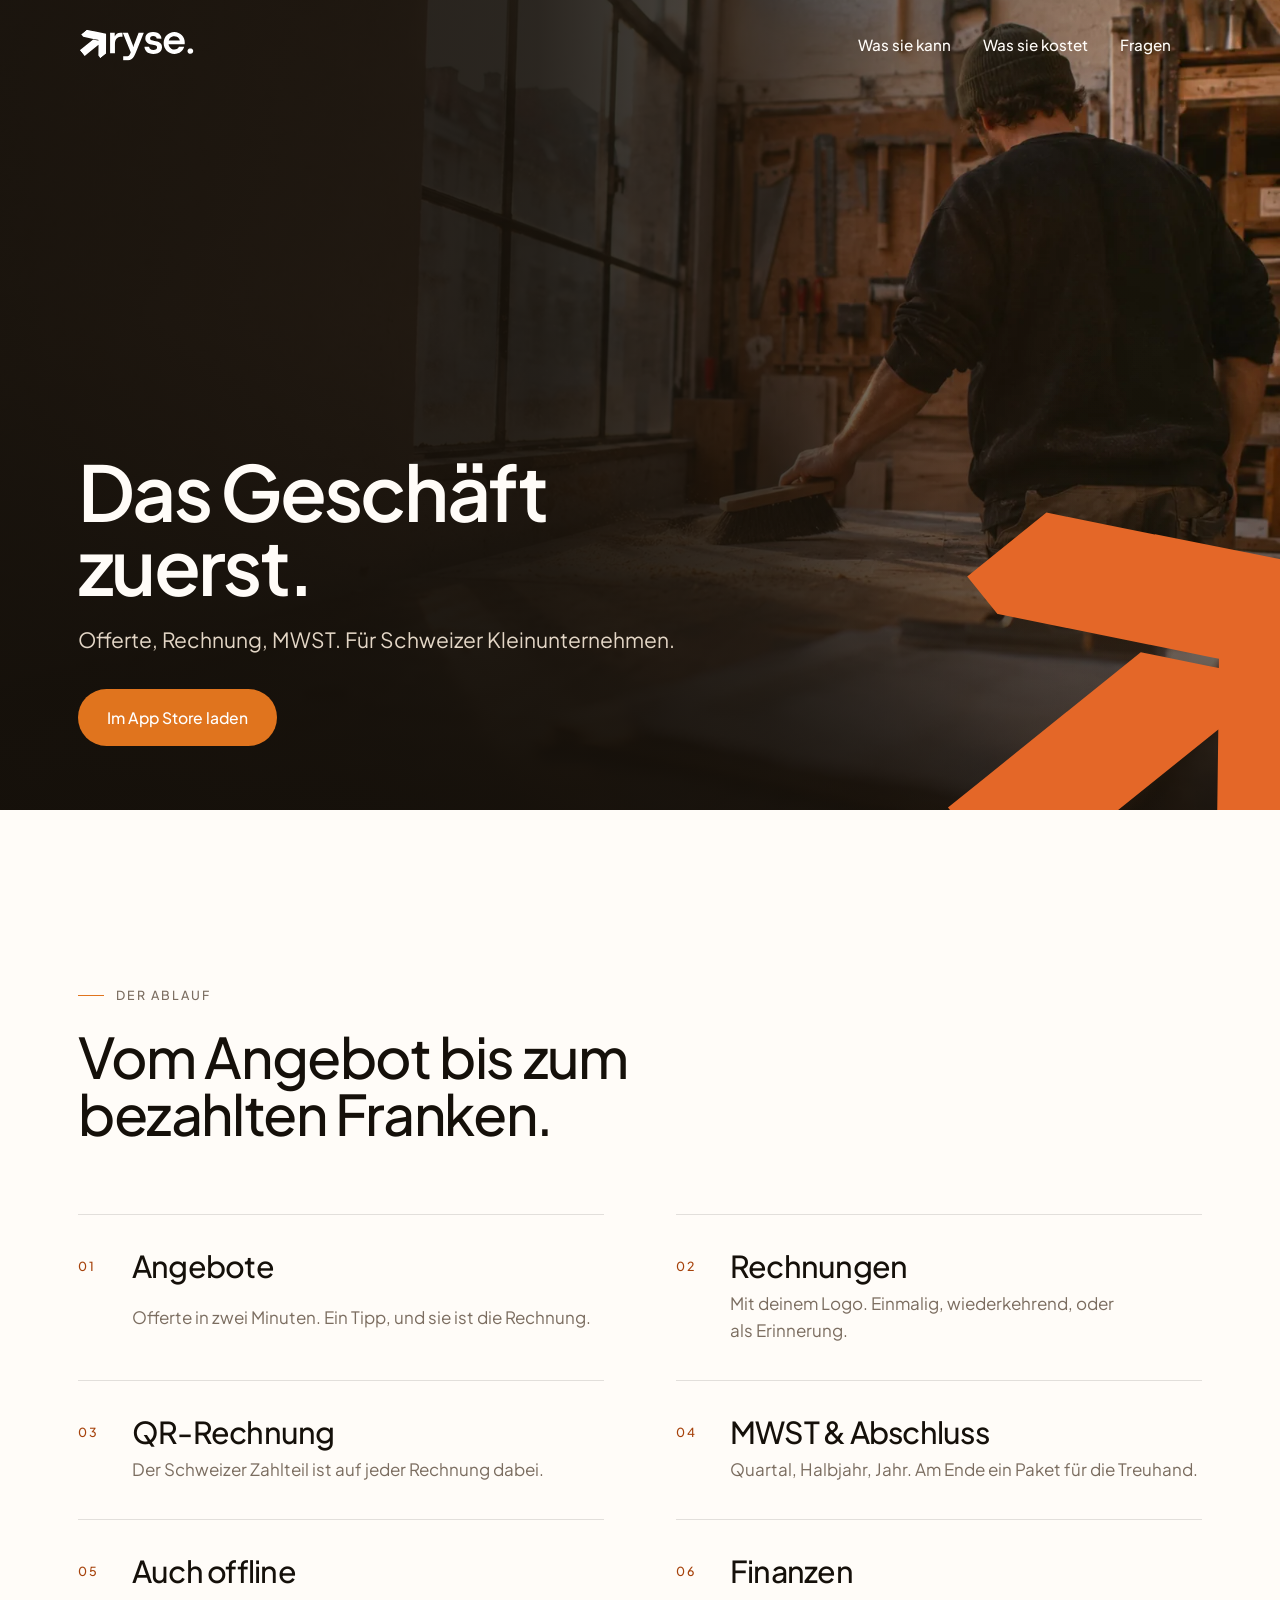
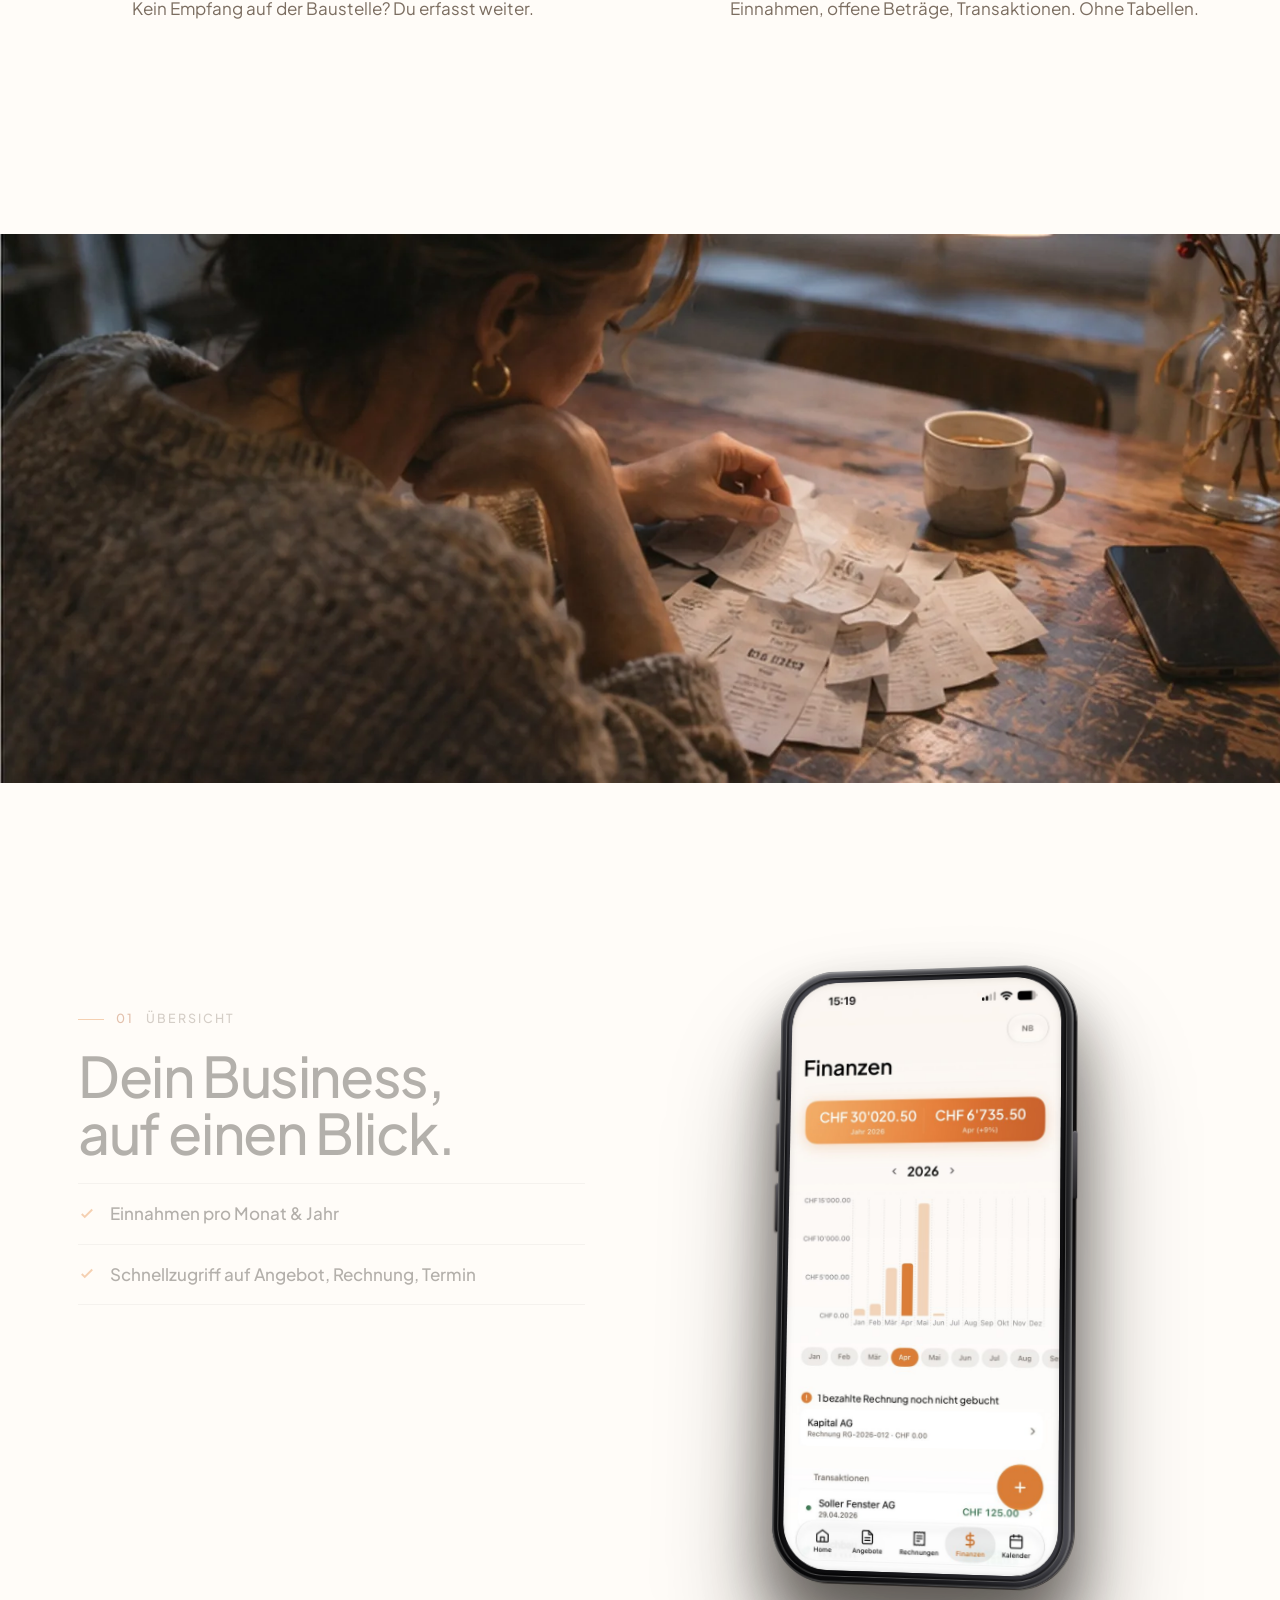
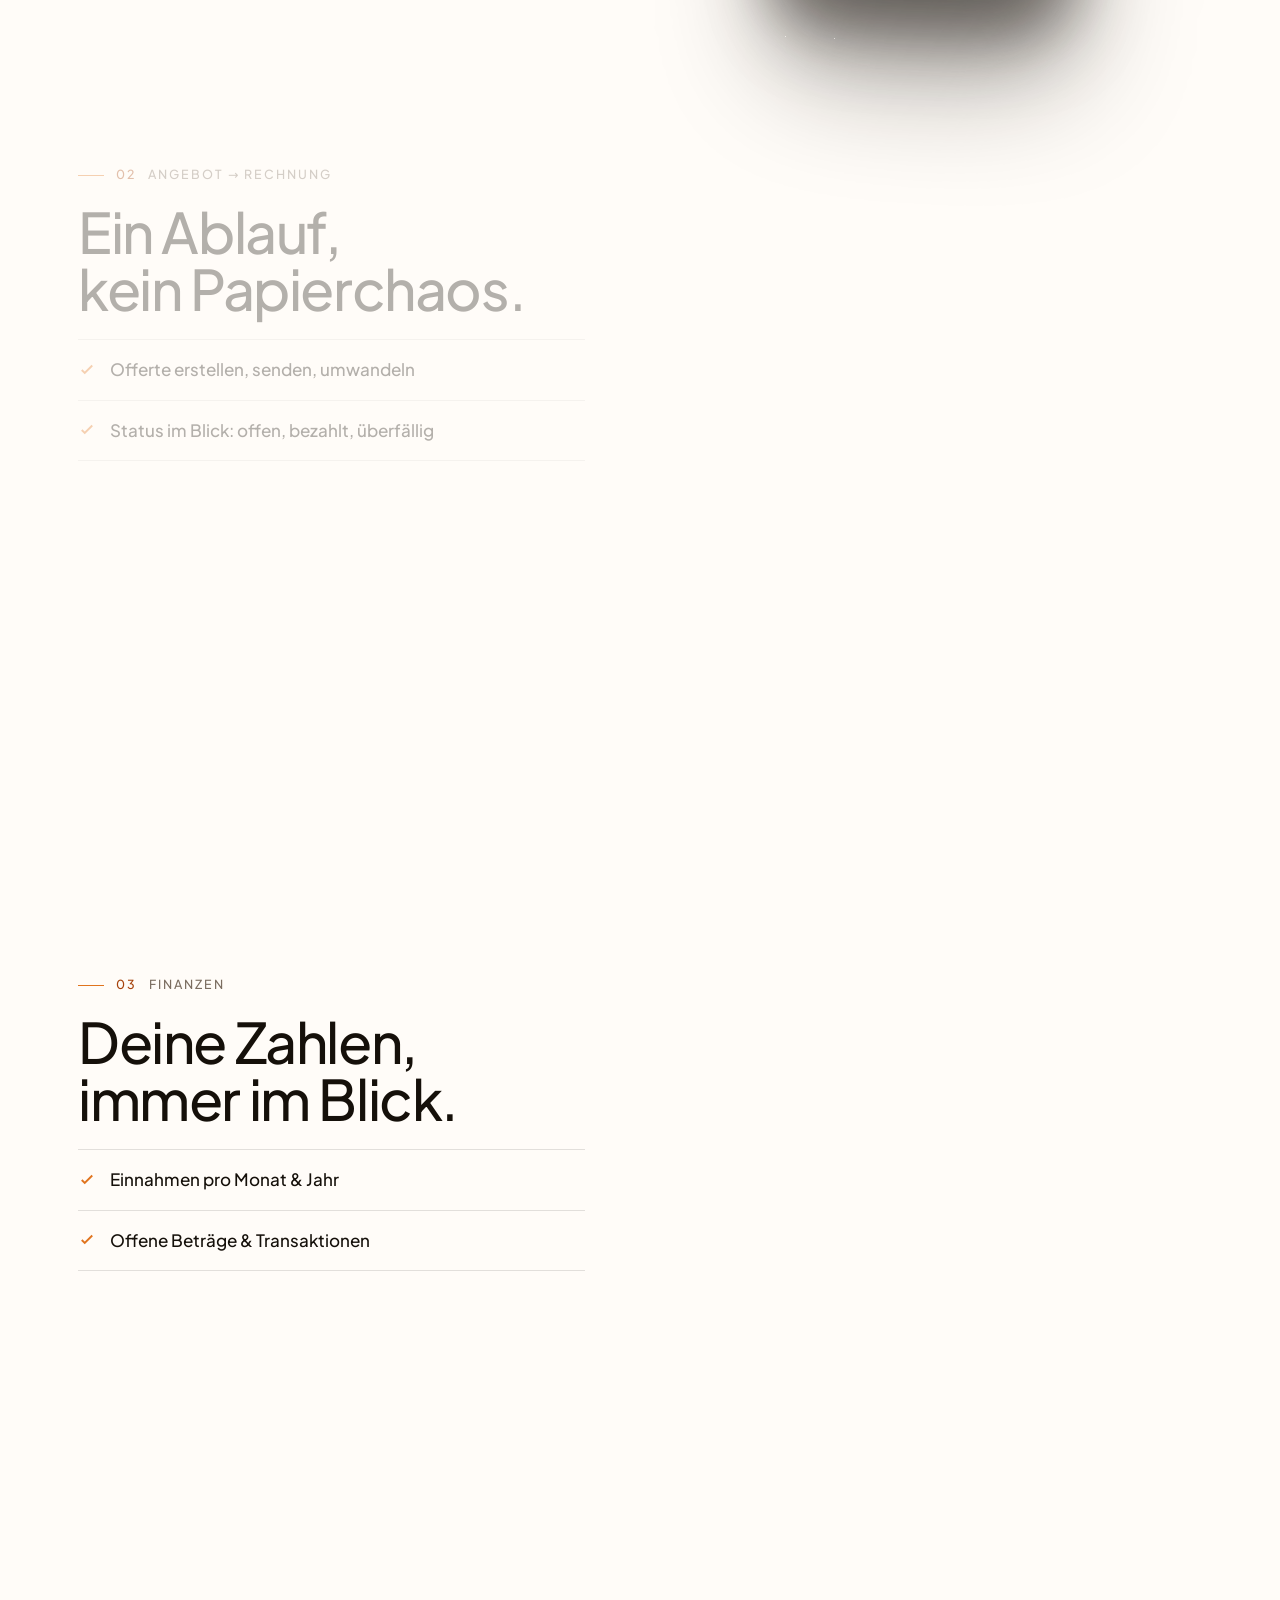
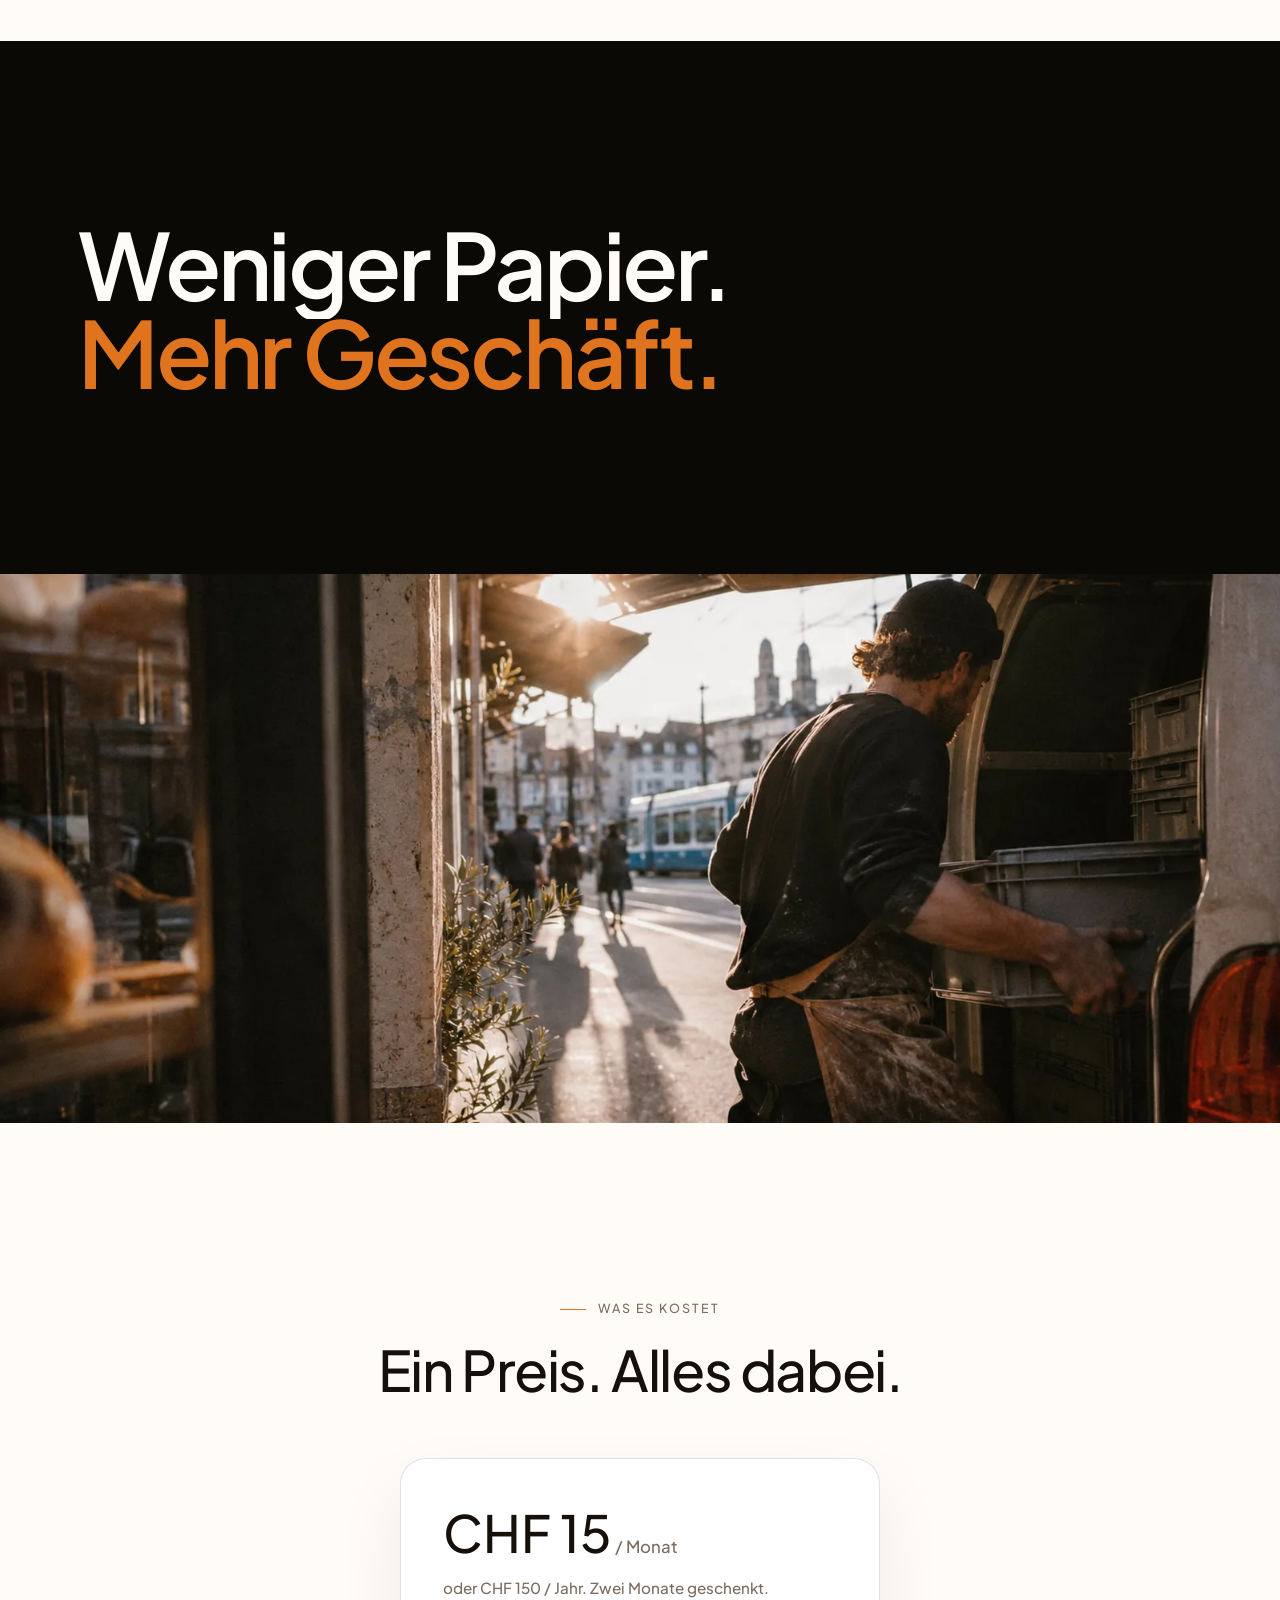
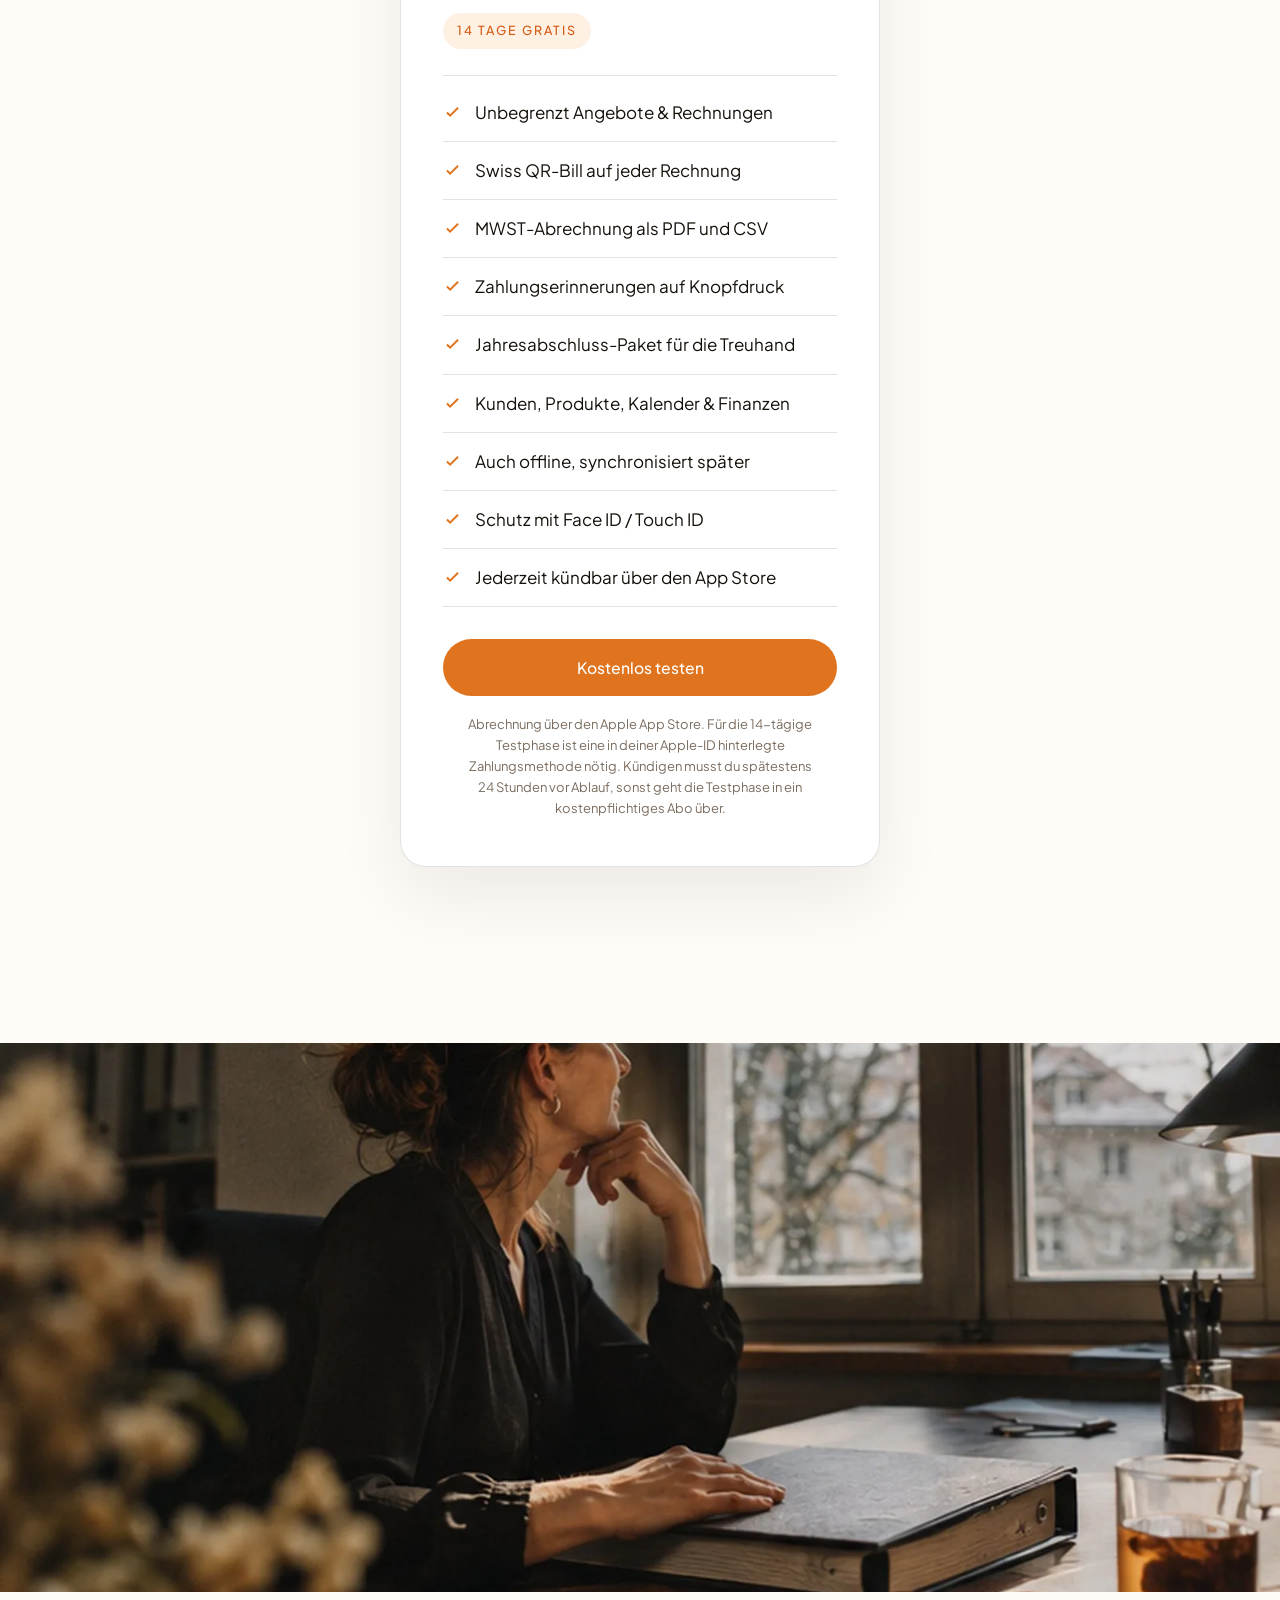
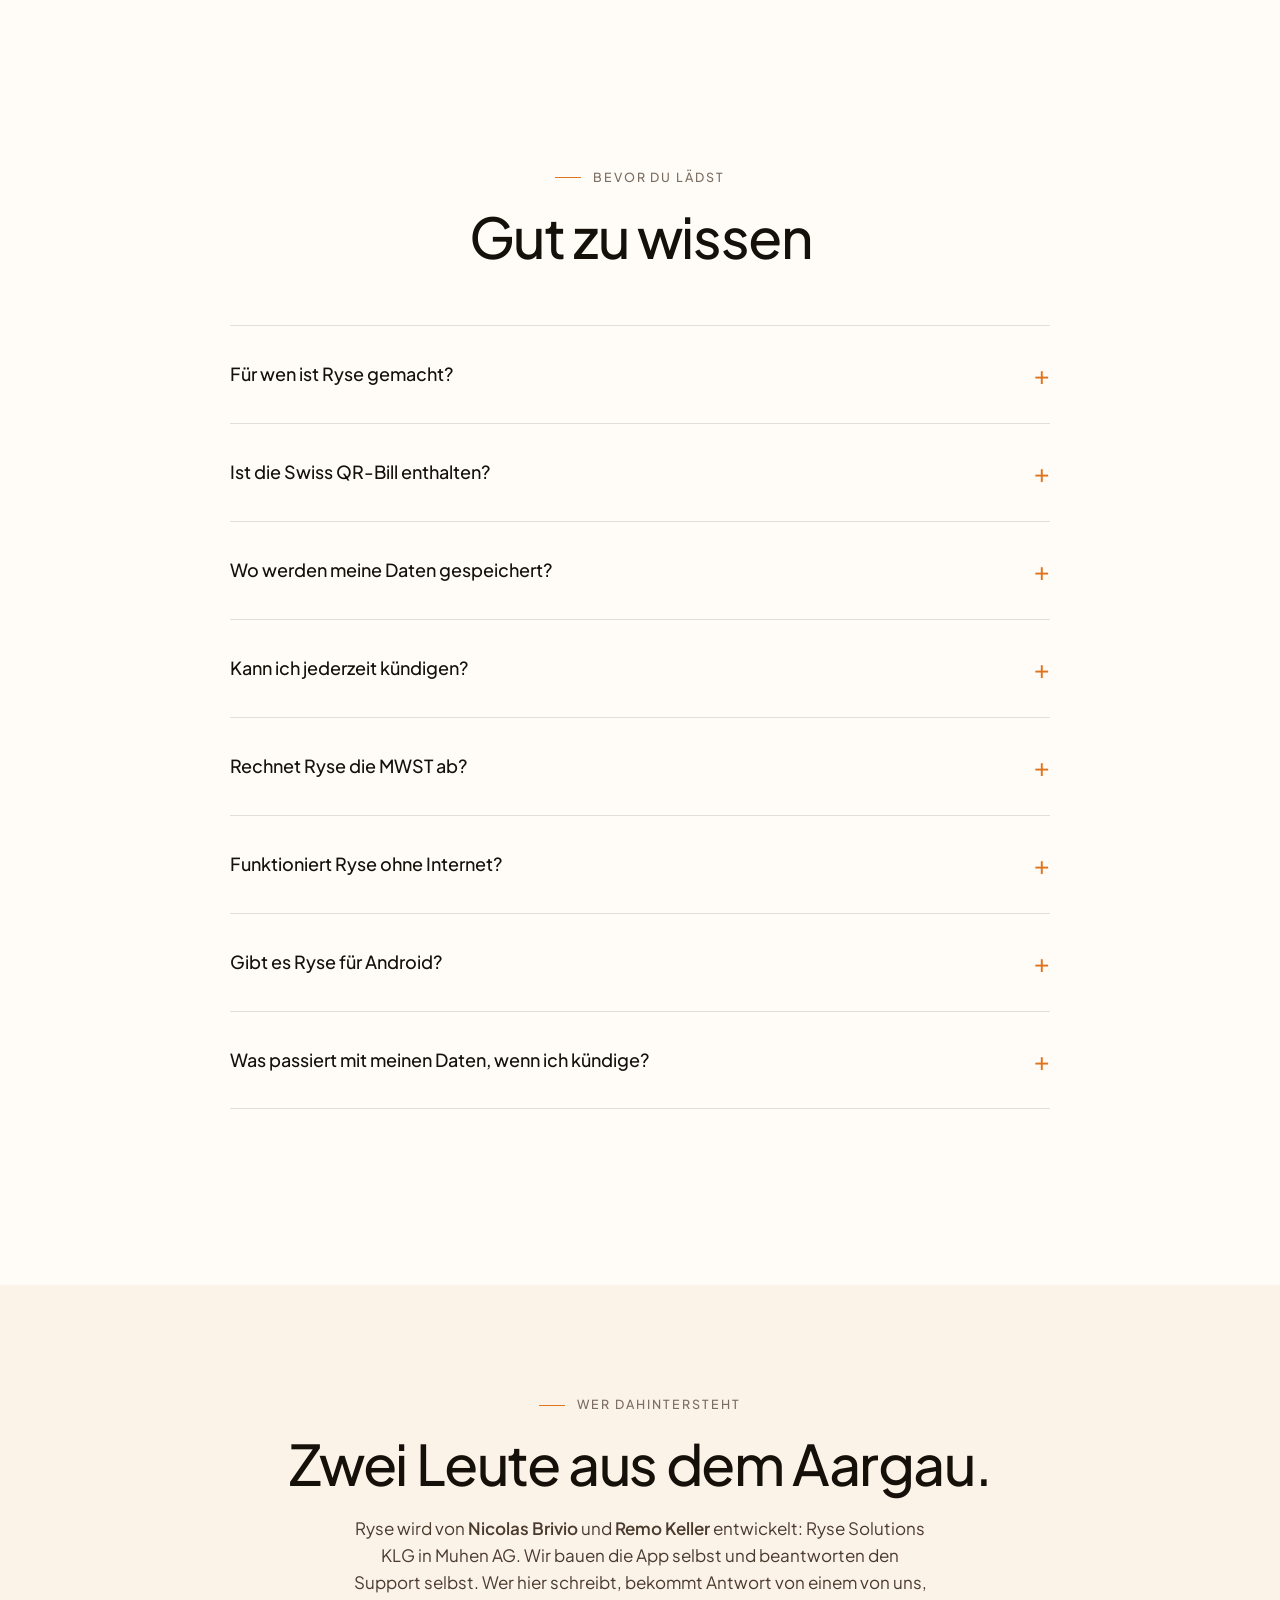
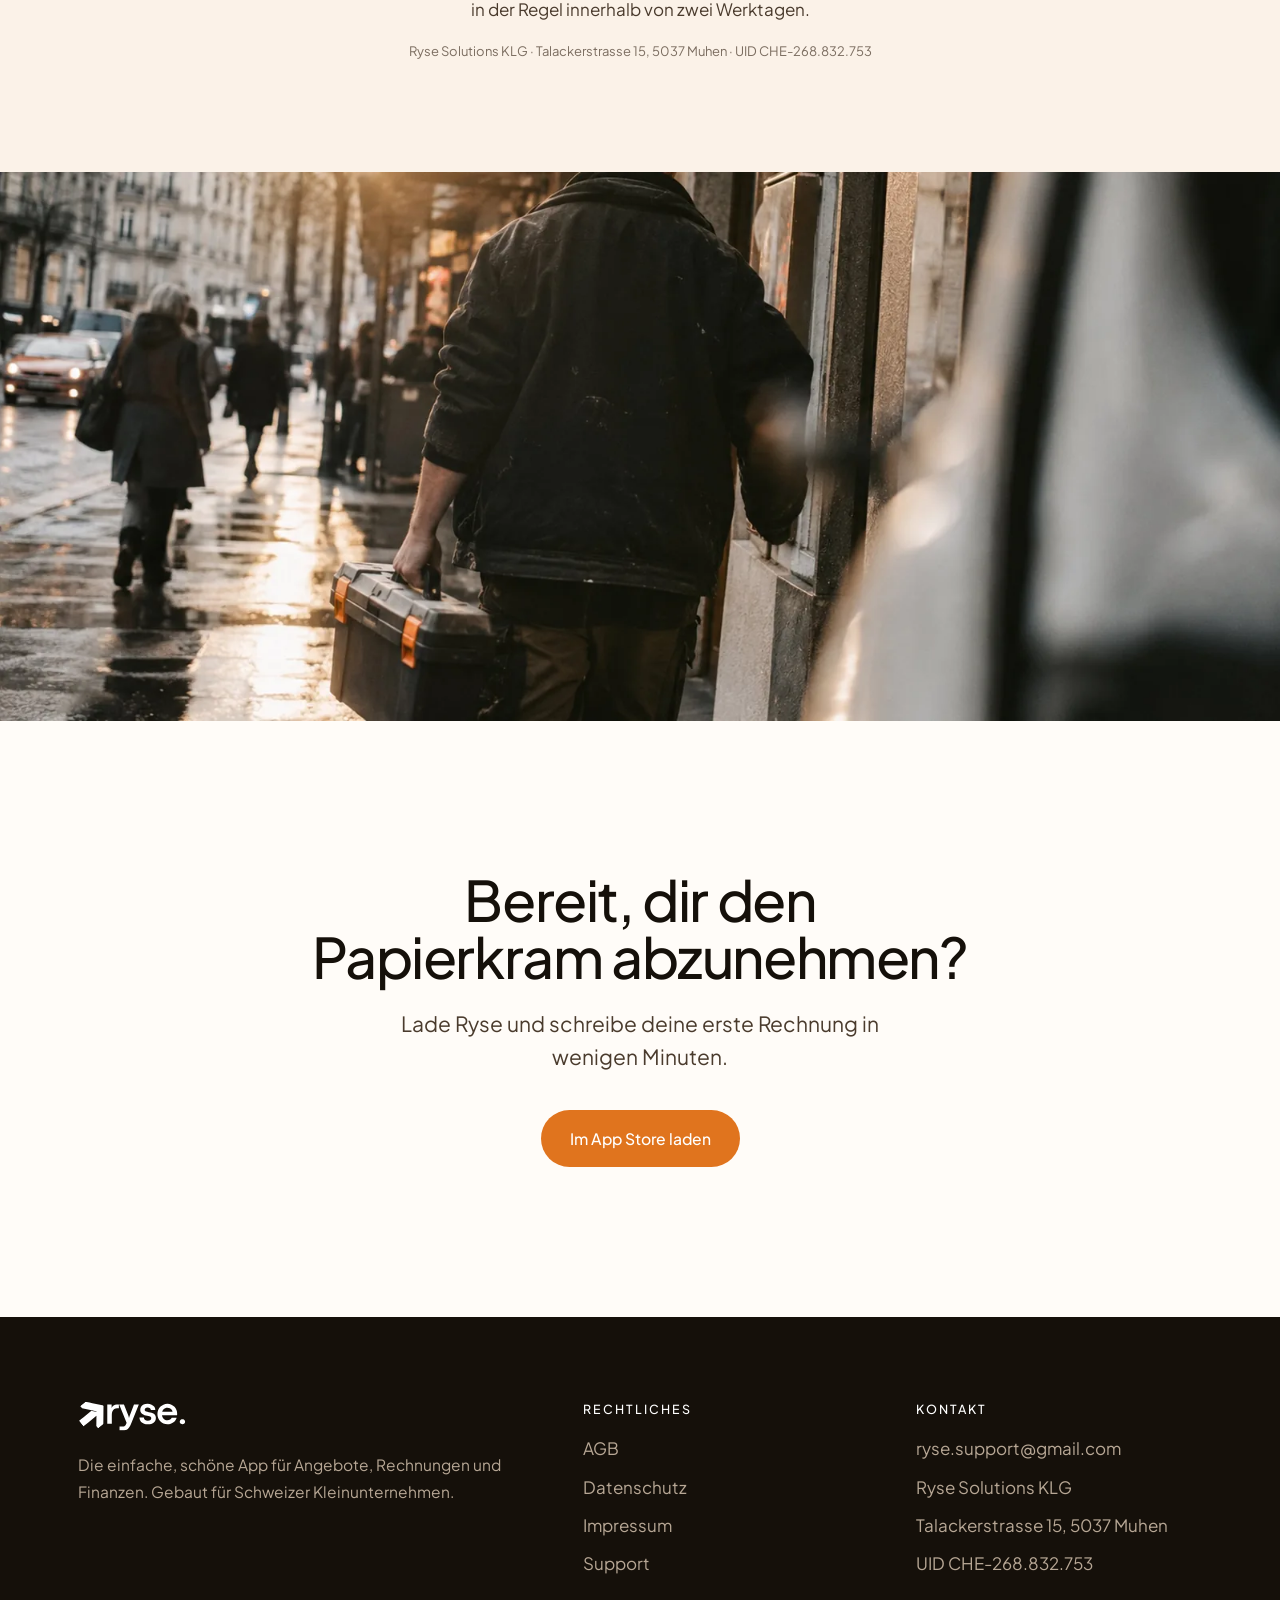
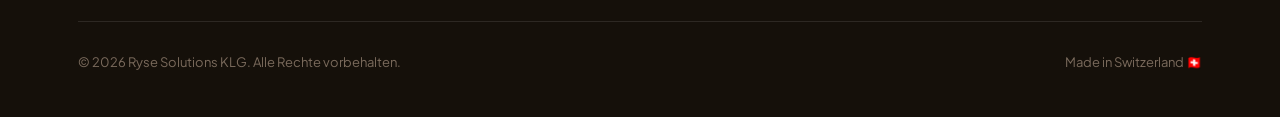
<file: index.html>
<!DOCTYPE html>
<html lang="de-CH">
<head>
<meta charset="UTF-8">
<meta name="viewport" content="width=device-width, initial-scale=1.0">
<title>Ryse: Rechnungen & Angebote für Schweizer Kleinunternehmen</title>
<meta name="description" content="Offerten, Rechnungen, MWST-Abrechnung und Jahresabschluss in einer App. Für Schweizer Einzelunternehmen, mit Swiss QR-Bill, auch offline. 14 Tage gratis.">
<meta name="keywords" content="Rechnungen App, Offerten App, Rechnung schreiben, Offerte erstellen, Swiss QR-Bill, QR-Rechnung, Schweizer KMU, Kleinunternehmen, Selbständige, Freelancer, Handwerker, Gärtner, Finanzen App, Buchhaltung einfach, Faktura, Auftragsverwaltung, Kundenverwaltung, Schweiz, iOS App, Ryse">
<meta name="author" content="Ryse Solutions KLG">
<meta name="robots" content="index, follow">
<meta name="theme-color" content="#F4EEE5" media="(prefers-color-scheme: light)">
<meta name="theme-color" content="#120D08" media="(prefers-color-scheme: dark)">
<link rel="canonical" href="https://ryse-solutions.ch/">
<meta property="og:url" content="https://ryse-solutions.ch/">

<meta property="og:type" content="website">
<meta property="og:title" content="Ryse: Rechnungen, die einfach funktionieren.">
<meta property="og:description" content="Offerten, Rechnungen, MWST-Abrechnung und Jahresabschluss für Schweizer Kleinunternehmen. Auch offline.">
<meta property="og:locale" content="de_CH">
<meta property="og:image" content="https://ryse-solutions.ch/og-image.jpg">
<meta property="og:image:secure_url" content="https://ryse-solutions.ch/og-image.jpg">
<meta property="og:image:type" content="image/jpeg">
<meta property="og:image:width" content="1200">
<meta property="og:image:height" content="630">
<meta property="og:image:alt" content="Ryse App: Dein Büro immer einfach. Immer dabei.">
<meta name="twitter:card" content="summary_large_image">
<meta name="twitter:title" content="Ryse: Rechnungen, die einfach funktionieren.">
<meta name="twitter:description" content="Offerten, Rechnungen, MWST-Abrechnung und Jahresabschluss für Schweizer Kleinunternehmen. Auch offline.">
<meta name="twitter:image" content="https://ryse-solutions.ch/og-image.jpg">

<link rel="icon" type="image/png" href="/favicon.png">
<link rel="apple-touch-icon" href="/favicon.png">

<link rel="preload" href="/assets/fonts/plus-jakarta-sans-latin-600-normal.woff2" as="font" type="font/woff2" crossorigin>
<link rel="preload" href="/assets/fonts/plus-jakarta-sans-latin-400-normal.woff2" as="font" type="font/woff2" crossorigin>

<script type="application/ld+json">
{
  "@context": "https://schema.org",
  "@graph": [
    {
      "@type": "Organization",
      "@id": "https://ryse-solutions.ch/#organization",
      "name": "Ryse Solutions KLG",
      "url": "https://ryse-solutions.ch/",
      "logo": "https://ryse-solutions.ch/favicon.png",
      "image": "https://ryse-solutions.ch/og-image.jpg",
      "email": "ryse.support@gmail.com",
      "areaServed": "CH",
      "address": {
        "@type": "PostalAddress",
        "streetAddress": "Talackerstrasse 15",
        "postalCode": "5037",
        "addressLocality": "Muhen",
        "addressRegion": "AG",
        "addressCountry": "CH"
      },
      "vatID": "CHE-268.832.753",
      "founder": [
        {
          "@type": "Person",
          "name": "Nicolas Brivio"
        },
        {
          "@type": "Person",
          "name": "Remo Keller"
        }
      ]
    },
    {
      "@type": "WebSite",
      "@id": "https://ryse-solutions.ch/#website",
      "url": "https://ryse-solutions.ch/",
      "name": "Ryse",
      "inLanguage": "de-CH",
      "publisher": {
        "@id": "https://ryse-solutions.ch/#organization"
      }
    },
    {
      "@type": "MobileApplication",
      "@id": "https://ryse-solutions.ch/#app",
      "name": "Ryse",
      "operatingSystem": "iOS 17.0 or later",
      "applicationCategory": "BusinessApplication",
      "url": "https://apps.apple.com/ch/app/ryse-f%C3%BCr-schweizer-kmu/id6760948754",
      "description": "Offerten, Rechnungen, MWST-Abrechnung und Jahresabschluss für Schweizer Kleinunternehmen. Mit Swiss QR-Bill, auch offline.",
      "inLanguage": "de-CH",
      "publisher": {
        "@id": "https://ryse-solutions.ch/#organization"
      },
      "offers": [
        {
          "@type": "Offer",
          "price": "15.00",
          "priceCurrency": "CHF",
          "description": "Monatsabo, 14 Tage kostenlos testen"
        },
        {
          "@type": "Offer",
          "price": "150.00",
          "priceCurrency": "CHF",
          "description": "Jahresabo, 14 Tage kostenlos testen"
        }
      ]
    },
    {
      "@type": "FAQPage",
      "@id": "https://ryse-solutions.ch/#faq",
      "mainEntity": [
        {
          "@type": "Question",
          "name": "Für wen ist Ryse gemacht?",
          "acceptedAnswer": {
            "@type": "Answer",
            "text": "Für Einzelunternehmer und kleine Betriebe in der Schweiz: Handwerker, Gärtner, Caterer, Berater und Dienstleister, die Offerten und Rechnungen ohne komplizierte Software erledigen wollen."
          }
        },
        {
          "@type": "Question",
          "name": "Ist die Swiss QR-Bill enthalten?",
          "acceptedAnswer": {
            "@type": "Answer",
            "text": "Ja. Der QR-Einzahlungsschein nach Schweizer Standard ist nativ eingebaut und auf jeder Rechnung dabei, ohne Aufpreis."
          }
        },
        {
          "@type": "Question",
          "name": "Wo werden meine Daten gespeichert?",
          "acceptedAnswer": {
            "@type": "Answer",
            "text": "Auf Servern in der Schweiz, Region Zürich. Die Verarbeitung richtet sich nach dem Schweizer Datenschutzgesetz (nDSG). Es gibt kein Tracking und keine Werbung."
          }
        },
        {
          "@type": "Question",
          "name": "Kann ich jederzeit kündigen?",
          "acceptedAnswer": {
            "@type": "Answer",
            "text": "Ja. Das Abonnement verwaltest und kündigst du direkt über deine Apple-ID im App Store. Die Kündigung wird zum Ende der laufenden Periode wirksam."
          }
        },
        {
          "@type": "Question",
          "name": "Rechnet Ryse die MWST ab?",
          "acceptedAnswer": {
            "@type": "Answer",
            "text": "Ja. Die App erstellt deine MWST-Abrechnung für Quartal, Halbjahr oder Jahr als PDF und CSV. Die Einreichung bei der ESTV machst du selbst. Ryse ist keine Buchhaltungssoftware und ersetzt keine Steuerberatung."
          }
        },
        {
          "@type": "Question",
          "name": "Funktioniert Ryse ohne Internet?",
          "acceptedAnswer": {
            "@type": "Answer",
            "text": "Ja. Du kannst offline Angebote und Rechnungen erfassen; sobald du wieder Verbindung hast, synchronisiert die App von selbst."
          }
        },
        {
          "@type": "Question",
          "name": "Gibt es Ryse für Android?",
          "acceptedAnswer": {
            "@type": "Answer",
            "text": "Coming soon. Aktuell läuft Ryse auf iPhone und iPad ab iOS 17."
          }
        },
        {
          "@type": "Question",
          "name": "Was passiert mit meinen Daten, wenn ich kündige?",
          "acceptedAnswer": {
            "@type": "Answer",
            "text": "Deine Daten bleiben, bis du dein Konto löschst. Exportieren kannst du sie jederzeit als CSV. Nach der Kontolöschung werden alle Daten innert 30 Tagen endgültig gelöscht."
          }
        }
      ]
    }
  ]
}
</script>

<style>
:root{
    --primary:#E0741E;--primary-text:#A6420B; --deep:#D45A10; --cream:#FFF0E4; --peach:#F5C4A0;
    --ink:#15100A; --bone:#FFFCF8; --stone:#FBF2E8; --card:#FFFFFF;
    --text:#4A3B2D; --muted:#7B6D60; --line:rgba(21,16,10,.12);
    --maxw:1180px;
    --font-head:'Plus Jakarta Sans',-apple-system,system-ui,sans-serif;
    --font-body:'Plus Jakarta Sans',-apple-system,BlinkMacSystemFont,system-ui,'Helvetica Neue',Arial,sans-serif;
    /* Typografie-Skala: eine Quelle, clamp() statt Einzelwerte je Breakpoint */
    --fs-h1:clamp(2.65rem,6vw,6.25rem);            /* 42 bis 100 px */
    --fs-h2:clamp(2.25rem,1.5rem + 2.6vw,3.5rem);   /* 36 bis 56 px */
    --fs-h3:clamp(1.5rem,1.25rem + .8vw,2rem);      /* 24 bis 32 px */
    --fs-statement:clamp(2.75rem,7.2vw,7rem);       /* expressive Ausnahme, 44 bis 112 px */
    --fs-lead:clamp(1.125rem,1rem + .45vw,1.3125rem);/* 18 bis 21 px */
    --fs-body:1.0625rem;                            /* 17 px */
    --fs-ui:.95rem;                                 /* Navigation, Knoepfe */
    --fs-small:.8125rem;                            /* 13 px Metadaten */
    --fs-label:.78rem;                              /* 12.5 px Versalien-Marken */
    --lh-h1:.96; --lh-head:1.02; --lh-body:1.6;
    --ls-h1:-.035em; --ls-head:-.025em; --ls-label:.16em;
    --measure:34em;
  }
/* Plus Jakarta Sans: selbst ausgeliefert. Bewusst KEIN Google Fonts:
   Impressum und Datenschutzerklärung sagen zu, dass diese Website keine
   Schriften von Dritten lädt. */
@font-face{font-family:'Plus Jakarta Sans';font-style:normal;font-weight:400;font-display:swap;
  src:url('/assets/fonts/plus-jakarta-sans-latin-400-normal.woff2') format('woff2');
  unicode-range:U+0000-00FF,U+0131,U+0152-0153,U+02BB-02BC,U+02C6,U+02DA,U+02DC,U+2000-206F,U+2074,U+20AC,U+2122,U+2191,U+2193,U+2212,U+2215,U+FEFF,U+FFFD;}
@font-face{font-family:'Plus Jakarta Sans';font-style:normal;font-weight:500;font-display:swap;
  src:url('/assets/fonts/plus-jakarta-sans-latin-500-normal.woff2') format('woff2');
  unicode-range:U+0000-00FF,U+0131,U+0152-0153,U+02BB-02BC,U+02C6,U+02DA,U+02DC,U+2000-206F,U+2074,U+20AC,U+2122,U+2191,U+2193,U+2212,U+2215,U+FEFF,U+FFFD;}
@font-face{font-family:'Plus Jakarta Sans';font-style:normal;font-weight:600;font-display:swap;
  src:url('/assets/fonts/plus-jakarta-sans-latin-600-normal.woff2') format('woff2');
  unicode-range:U+0000-00FF,U+0131,U+0152-0153,U+02BB-02BC,U+02C6,U+02DA,U+02DC,U+2000-206F,U+2074,U+20AC,U+2122,U+2191,U+2193,U+2212,U+2215,U+FEFF,U+FFFD;}
/* Jahrespreis, Team-Abschnitt */
.price-alt{margin-top:6px;font-size:var(--fs-ui);color:var(--muted);font-weight:500;}
.team{padding:clamp(60px,9vw,110px) 0;text-align:center;background:var(--stone);}
.team-text{max-width:var(--measure);margin:22px auto 0;color:var(--text);line-height:var(--lh-body);}
.team-meta{margin-top:18px;font-size:var(--fs-small);color:var(--muted);}
/* Dark Mode: Legal-Seiten und App unterstützen ihn seit je; die Startseite
   blendete bisher jeden, der nachts aus dem Impressum herüberklickte. */
@media (prefers-color-scheme: dark){
  :root{--primary-text:#E0741E;
    --cream:#2A1A0F; --peach:#8A5A33;
    --ink:#F5EDE4; --bone:#120D08; --stone:#1A1209; --card:#1C1510;
    --text:#D8C9BA; --muted:#9A8978; --line:rgba(245,237,228,.14);
  }
  body{background:var(--bone);}
  img.shot,img.scrolly-shot{filter:brightness(.94);}
}
*{margin:0;padding:0;box-sizing:border-box}
html{scroll-behavior:smooth;--header-h:90px;scroll-padding-block-start:calc(var(--header-h) + 1rem)}
body{font-family:var(--font-body); background:var(--bone); color:var(--text);
    font-size:var(--fs-body); line-height:var(--lh-body); -webkit-font-smoothing:antialiased; overflow-x:hidden}
h1, h2, h3{font-family:var(--font-head); color:var(--ink); font-weight:500; letter-spacing:var(--ls-head); line-height:var(--lh-head); text-wrap:balance}
h2{font-size:var(--fs-h2)}
h3{font-size:var(--fs-h3)}
strong, b{font-weight:600}
body{text-wrap:pretty}
a{color:inherit; text-decoration:none}
img{max-width:100%; display:block}
.wrap{max-width:var(--maxw); margin:0 auto; padding:0 28px}
section{padding:clamp(112px,14vw,176px) 0}
/* tracked label / eyebrow with index */
  .label{font-family:var(--font-head); font-weight:500; font-size:var(--fs-label); text-transform:uppercase;
    letter-spacing:var(--ls-label); color:var(--muted); display:flex; align-items:center; gap:12px}
.label::before{content:""; width:26px; height:1px; background:var(--primary); display:inline-block}
.idx{font-family:var(--font-head); font-weight:500; font-size:var(--fs-label); letter-spacing:var(--ls-label); color:var(--primary-text)}
/* Buttons */
  .btn{display:inline-flex; align-items:center; gap:9px; font-family:var(--font-head); font-weight:500;
    font-size:.98rem; padding:15px 28px; border-radius:999px; border:1px solid transparent;
    cursor:pointer; transition:transform .25s ease, box-shadow .25s ease, background .25s ease}
.btn-primary{background:var(--primary); color:#fff}
.btn-primary:hover{background:var(--deep)}
/* Nav */
  header.nav{position:fixed; top:0; left:0; right:0; z-index:60; padding:0 12px}
  header.nav:not(.scrolled){padding:0} /* Wortmarke und Textspalte teilen die linke Kante */
.nav-inner{display:flex; align-items:center; justify-content:space-between; gap:16px; height:90px; max-width:var(--maxw); margin:0 auto; padding:0 28px;
    border-radius:999px; border:1px solid transparent;
    transition:max-width .55s var(--ease-slow), height .55s var(--ease-slow), padding .55s var(--ease-slow), margin .55s var(--ease-slow), background-color .4s, border-color .4s, box-shadow .55s var(--ease-slow)}
header.nav.scrolled .nav-inner{max-width:760px; height:60px; margin-top:10px; padding:0 8px 0 20px;
    background:rgba(255,252,248,.88); -webkit-backdrop-filter:saturate(180%) blur(18px); backdrop-filter:saturate(180%) blur(18px);
    border-color:var(--line); box-shadow:0 10px 30px -18px rgba(21,16,10,.35)}
.logo{height:32px; width:auto; transition:height .45s var(--ease-slow)}
header.nav.scrolled .logo{height:22px}
.top-nav{display:none; gap:4px; margin-left:auto}
.top-nav a{display:inline-flex; align-items:center; min-height:44px; padding:0 14px; border-radius:999px; font-family:var(--font-head); font-size:.95rem; font-weight:500; color:var(--ink); transition:background-color .25s}
.top-nav a:hover{background:rgba(21,16,10,.06)}
.top-right{display:flex; align-items:center; gap:8px}
.nav .btn{padding:0 18px; min-height:44px; font-size:.9rem; display:none}
header.nav.scrolled .nav .btn, header.nav.scrolled .btn{display:inline-flex}
.burger{display:inline-grid; place-items:center; width:44px; height:44px; border-radius:999px; border:1px solid var(--line); background:var(--card); color:var(--ink); cursor:pointer; padding:0}
.burger span{display:block; width:16px; height:2px; background:currentColor; border-radius:2px; position:relative; transition:background-color .3s}
.burger span::before, .burger span::after{content:""; position:absolute; left:0; width:16px; height:2px; background:currentColor; border-radius:2px; transition:transform .3s var(--ease-slow)}
.burger span::before{top:-5px}.burger span::after{top:5px}
.burger[aria-expanded="true"] span{background:transparent}
.burger[aria-expanded="true"] span::before{transform:translateY(5px) rotate(45deg)}
.burger[aria-expanded="true"] span::after{transform:translateY(-5px) rotate(-45deg)}
.menu{position:absolute; left:12px; right:12px; top:calc(100% + 8px); max-width:760px; margin:0 auto; background:var(--card); border:1px solid var(--line); border-radius:24px; padding:10px; display:grid; box-shadow:0 30px 70px rgba(21,16,10,.12)}
.menu a{display:flex; align-items:center; min-height:48px; padding:0 16px; border-radius:16px; font-family:var(--font-head); font-size:1.05rem; font-weight:500; color:var(--ink)}
.menu a:hover{background:rgba(21,16,10,.06)}
.menu[hidden]{display:none}
  @media (min-width:900px){.top-nav{display:flex}.burger, .menu{display:none}}
  @media (max-width:899px){html:not(.js) .burger{display:none}html:not(.js) .menu[hidden]{display:grid; position:static; margin-top:8px}}
  @media (prefers-color-scheme: dark){header.nav.scrolled .nav-inner{background:rgba(28,21,16,.88)}.top-nav a:hover, .menu a:hover{background:rgba(245,237,228,.08)}}
/* Hero */
  .hero{position:relative; min-height:100svh; display:flex; align-items:center; padding:120px 0 80px; overflow:hidden}
.hero h1{font-size:clamp(2.15rem,6.6vw,5.2rem); margin:24px 0}
.hero p.lead{font-size:1.24rem; color:var(--text); max-width:26em; margin-bottom:38px}
.hero .cta{display:flex; gap:22px; align-items:center; flex-wrap:wrap}
.phone-body{position:absolute; inset:0; border-radius:56px; padding:12px; transform-style:preserve-3d;
    background:linear-gradient(125deg,#60606a 0%,#34343a 14%,#1a1a1d 42%,#0d0d0f 68%,#2a2a30 86%,#4a4a54 100%);
    box-shadow:
      inset 0 0 0 1.5px rgba(255,255,255,.20),
      inset 0 3px 4px rgba(255,255,255,.42),
      inset 0 -4px 7px rgba(0,0,0,.66),
      inset 5px 0 7px rgba(0,0,0,.52),
      inset -5px 0 7px rgba(255,255,255,.16),
      0 84px 116px rgba(21,16,10,.38), 0 32px 56px rgba(21,16,10,.26)}
/* Titanium-Seitenkante = echte Tiefe */
  .phone-body::before{content:""; position:absolute; inset:-2px; border-radius:58px; transform:translateZ(-13px);
    background:linear-gradient(118deg,#8a8a93 0%,#3e3e45 14%,#18181b 42%,#0a0a0c 70%,#34343c 88%,#5e5e68 100%);
    box-shadow:0 0 0 1px rgba(0,0,0,.55), 0 50px 70px rgba(21,16,10,.34)}
/* polierter Chamfer-Rand am Glas */
  .phone-body::after{content:""; position:absolute; inset:6px; border-radius:50px; transform:translateZ(2px); pointer-events:none;
    box-shadow:inset 0 0 0 1px rgba(255,255,255,.28), inset 0 0 0 3px rgba(0,0,0,.4), inset 0 0 12px rgba(0,0,0,.5)}
.phone-screen{position:relative; width:100%; height:100%; border-radius:46px; overflow:hidden; background:#000; transform:translateZ(1px);
    box-shadow:inset 0 0 0 3px #060606, inset 0 0 16px rgba(0,0,0,.55)}
  @keyframes glareSweep{0%,100%{transform:rotate(9deg) translateX(-30%)}50%{transform:rotate(9deg) translateX(420%)}}
.btn-side{position:absolute; width:5px; background:linear-gradient(180deg,#74747e,#2a2a2e); border-radius:3px;
    transform:translateZ(-6px);
    box-shadow:inset 0 1px 1px rgba(255,255,255,.4), inset 0 -1px 1px rgba(0,0,0,.5), -1px 1px 2px rgba(0,0,0,.55); z-index:0}
.btn-action{left:-4px; top:16%; height:5%}
.btn-volup{left:-4px; top:25%; height:8%}
.btn-voldn{left:-4px; top:35%; height:8%}
.btn-power{right:-4px; top:27%; height:11%}
/* Features: editorial ruled grid */
  .features-head{max-width:760px; margin-bottom:72px}
.features-head h2{margin-top:22px}
.features{display:grid; grid-template-columns:repeat(2,1fr); gap:0 72px}
.feature{padding:36px 0; border-top:1px solid var(--line); display:grid; grid-template-columns:3ch 1fr; gap:0 18px}
.feature .nr{font-family:var(--font-head); font-weight:500; font-size:var(--fs-label); letter-spacing:var(--ls-label); color:var(--primary-text); padding-top:.45em}
.feature .nr{grid-row:1/3}
.feature h3, .feature p{grid-column:2}
.feature:last-child:nth-child(odd){grid-column:1/-1}
.feature:last-child:nth-child(odd) p{max-width:60ch}
.feature h3{margin-bottom:8px}
.feature p{color:var(--muted); max-width:40ch}
.checklist{list-style:none; display:grid; gap:0; margin-bottom:34px}
.checklist li{display:flex; align-items:center; gap:14px; color:var(--ink); font-family:var(--font-head);
    font-weight:500; padding:16px 0; border-top:1px solid var(--line)}
.checklist li:last-child{border-bottom:1px solid var(--line)}
.checklist li svg{width:18px; height:18px; color:var(--primary); flex:none}
/* Statement band: bright iridescent moment */
  /* Atemraum: eine dunkle Flaeche, ein Satz */
  .statement{position:relative; text-align:left; padding:clamp(96px,14vw,200px) 0; background:#0B0906; color:#FFFCF8; overflow:hidden}
.statement h2{color:#FFFCF8; font-weight:600; font-size:var(--fs-statement); line-height:.95; letter-spacing:var(--ls-h1); max-width:none; margin:0}
.statement h2 .akzent{color:var(--primary)}
.statement .label{color:#B7A795; margin-bottom:30px}
.statement .label::before{background:var(--primary)}
.statement p{color:#D8C9BA; max-width:34em; margin:30px 0 0; font-size:1.15rem}
/* Pricing */
  .pricing{text-align:center}
.pricing .features-head{max-width:640px; margin:0 auto 60px; text-align:center}
.price-card{max-width:480px; margin:0 auto; background:var(--card); border:1px solid var(--line);
    border-radius:26px; padding:48px 42px; text-align:left; box-shadow:0 30px 70px rgba(21,16,10,.07)}
.price-top{display:flex; align-items:baseline; justify-content:space-between; flex-wrap:wrap; gap:12px 16px; padding-bottom:26px; border-bottom:1px solid var(--line)}
.price-amt{font-family:var(--font-head); font-weight:500; color:var(--ink); font-size:3.2rem; line-height:1}
.price-amt small{font-size:1.05rem; font-weight:500; color:var(--muted); letter-spacing:0}
.price-tag{font-family:var(--font-head); font-weight:500; font-size:var(--fs-label); text-transform:uppercase; letter-spacing:var(--ls-label);
    color:var(--deep); background:var(--cream); padding:8px 14px; border-radius:999px}
.price-card ul{list-style:none; display:grid; gap:0; margin:8px 0 32px}
.price-card li{display:flex; align-items:center; gap:13px; padding:15px 0; border-bottom:1px solid var(--line); color:var(--ink)}
.price-card li svg{width:19px; height:19px; color:var(--primary); flex:none}
.price-note{color:var(--muted); font-size:var(--fs-small); margin-top:18px; text-align:center}
/* FAQ: ruled minimal */
  .faq-head{max-width:640px; margin:0 auto 60px; text-align:center}
.faq{max-width:820px; margin:0 auto}
details{border-top:1px solid var(--line)}
.faq details:last-child{border-bottom:1px solid var(--line)}
summary{font-family:var(--font-head); font-weight:500; color:var(--ink); font-size:1.125rem; cursor:pointer;
    padding:28px 0; list-style:none; display:flex; justify-content:space-between; align-items:center; gap:16px}
summary::-webkit-details-marker{display:none}
summary::after{content:"+"; font-size:1.6rem; color:var(--primary); font-weight:400; transition:transform .25s}
details[open] summary::after{transform:rotate(45deg)}
details p{color:var(--muted); padding:0 0 28px; margin:0; max-width:var(--measure)}
/* Closing CTA with glow */
  .closing{position:relative; text-align:center; overflow:hidden; padding:150px 0}
.closing .inner{position:relative; z-index:1}
.closing h2{max-width:14em; margin:0 auto 22px}
.closing p{color:var(--text); font-size:var(--fs-lead); max-width:30em; margin:0 auto 36px}
/* Footer */
  footer{background:var(--ink); color:#B7A795; padding:84px 0 44px}
.foot-grid{display:grid; grid-template-columns:1.6fr 1fr 1fr; gap:48px; padding-bottom:44px; border-bottom:1px solid rgba(255,255,255,.1)}
footer .logo-foot{height:30px; margin-bottom:20px; filter:brightness(0) invert(1)}
footer p.about{max-width:30em; font-size:.97rem; line-height:1.75}
footer h3{font-family:var(--font-head); color:#fff; font-size:var(--fs-label); line-height:1.3; text-transform:uppercase; letter-spacing:var(--ls-label); margin-bottom:18px}
footer ul{list-style:none; display:grid; gap:11px}
footer a:hover{color:var(--primary-text)}
.foot-bottom{display:flex; flex-wrap:wrap; gap:10px 24px; justify-content:space-between; padding-top:30px; font-size:var(--fs-small); color:#7A6A5C}

  @media (max-width:880px){
section, .statement, .closing{padding:84px 0}
.hero{min-height:auto; padding:130px 0 60px}
.hero p.lead{margin-left:auto; margin-right:auto}
.hero .cta{justify-content:center}
.features{grid-template-columns:1fr; gap:0}
.feature{padding:28px 0}
.checklist li{justify-content:center}
.label, .statement .label{justify-content:center}
.foot-grid{grid-template-columns:1fr; gap:34px}
  }
  @media (max-width:560px){
.wrap{padding:0 20px}
section, .statement, .closing{padding:64px 0}
.nav-inner{height:72px; padding:0 19px}
.logo{height:30px}
header.nav.scrolled .nav-inner{height:60px; padding:0 8px 0 16px}
.nav .btn{padding:0 15px; font-size:.85rem}
.hero{padding:88px 0 44px}
.hero p.lead{font-size:1.06rem}
.hero .cta{gap:16px}
.features-head{margin-bottom:44px}
.statement p{font-size:1.02rem}
.price-card{padding:32px 22px}
.price-amt{font-size:2.6rem}
summary{padding:22px 0}
footer{padding:56px 0 36px}
  }
  @media (max-width:380px){
.wrap{padding:0 17px}
.nav-inner{padding:0 16px}
.hero h1{font-size:2rem}
.price-amt{font-size:2.3rem}
.nav .btn{padding:0 13px; font-size:.8rem}
  }
/* Vollbild-Hero: Foto ueber die ganze Breite, Text darauf. Die Abdunkelung links und unten ist
     keine Dekoration, sie sichert den Kontrast; Staerke nach Messung am schlechtesten Pixel. */
  .hero.hero-full{--foto-ink:#FFFCF8; --foto-muted:#E3D6C6; --foto-dim:#C9B9A6; position:relative; overflow:hidden; background:#15100A; color:var(--foto-ink); display:grid; align-items:end;
    min-height:min(90vh,940px); min-height:min(90svh,940px); margin-top:0; padding:calc(var(--header-h) + clamp(56px,7vw,96px)) 0 clamp(40px,5vw,64px)}
.hero-bg{position:absolute; inset:0; width:100%; height:100%; object-fit:cover; object-position:70% 50%}
.hero-full::after{content:""; position:absolute; inset:0; pointer-events:none;
    background:linear-gradient(90deg,rgba(21,16,10,.94) 0%,rgba(21,16,10,.9) 42%,rgba(21,16,10,.72) 60%,rgba(21,16,10,.28) 78%,rgba(21,16,10,0) 92%),
    linear-gradient(0deg,rgba(21,16,10,.85) 0%,rgba(21,16,10,.3) 40%,rgba(21,16,10,0) 60%)}
.hero-inner{position:relative; z-index:1; width:100%; justify-self:stretch}
.hero-full h1{color:var(--foto-ink); font-weight:600; font-size:var(--fs-h1); line-height:var(--lh-h1); letter-spacing:var(--ls-h1); max-width:12ch; margin:0 0 22px}
.hero-pfeil{position:absolute; right:-4vw; bottom:-9vw; width:clamp(200px,30vw,470px); height:auto; z-index:1; pointer-events:none; transform:translateY(40px) rotate(-4deg); opacity:0}
.js .hero-full:has(.reveal.in) .hero-pfeil, html:not(.js) .hero-pfeil{opacity:1; transform:none; transition:opacity 1.4s var(--ease-slow) .5s, transform 1.6s var(--ease-slow) .5s}
.hero-full p.lead{color:var(--foto-muted); max-width:30em; font-size:var(--fs-lead); margin:0 0 32px}
.hero-full .label{color:var(--foto-dim)}
  @media (max-width:880px){.hero.hero-full{min-height:min(92svh,900px); padding:calc(var(--header-h) + 40px) 0 40px}
.hero-full .hero-copy{text-align:left}.hero-full .cta{justify-content:flex-start}
.hero-bg{object-position:72% 50%}
.hero-full p.lead{max-width:22em}
.hero-pfeil{width:36vw; right:-8vw; bottom:-14vw}
.hero-full::after{background:linear-gradient(0deg,rgba(21,16,10,.95) 0%,rgba(21,16,10,.9) 48%,rgba(21,16,10,.62) 70%,rgba(21,16,10,.2) 88%,rgba(21,16,10,0) 100%)}}
/* Kopfzeile ueber dem Foto: hell, bis sie zur Pille wird */
  header.nav.ueber-foto:not(.scrolled) .top-nav a{color:#FFFCF8}
header.nav.ueber-foto:not(.scrolled) .top-nav a:hover{background:rgba(255,252,248,.12)}
header.nav.ueber-foto:not(.scrolled) .logo{filter:brightness(0) invert(1)}
header.nav.ueber-foto:not(.scrolled) .burger{background:rgba(255,252,248,.12); border-color:rgba(255,252,248,.3); color:#FFFCF8}
/* Auftritt: Kinder gestaffelt, Foto zieht heran */
  .js .hero-full .hero-copy{opacity:1; transform:none; transition:none}
.js .hero-full .hero-copy>*{opacity:0; transform:translateY(22px); transition:opacity 1.1s var(--ease-slow), transform 1.1s var(--ease-slow)}
.js .hero-full .hero-copy.in>*{opacity:1; transform:none}
.js .hero-full .hero-copy.in>:nth-child(2){transition-delay:.1s}
.js .hero-full .hero-copy.in>:nth-child(3){transition-delay:.3s}
.js .hero-full .hero-copy.in>:nth-child(4){transition-delay:.42s}
.js .hero-full .hero-copy.in>:nth-child(5){transition-delay:.52s}
.js .hero-bg{transform:scale(1.06); transition:transform 2.4s var(--ease-slow)}
.js .hero-full:has(.hero-copy.in) .hero-bg{transform:none}
/* Foto-Band */
  .photo-band{line-height:0; overflow:hidden; background:var(--ink)}
.photo-band img{display:block; width:100%; height:auto; aspect-ratio:21/9; object-fit:cover}
.photo-band img.band-mitte{object-position:50% 40%}
  @media (max-width:880px){.photo-band img{aspect-ratio:16/9}}
@supports (animation-timeline: view()){
    @media (prefers-reduced-motion: no-preference){
      .photo-band img{animation:schaerfen linear both; animation-timeline:view(); animation-range:entry 0% entry 55%}
      @keyframes schaerfen{from{filter:blur(14px); transform:scale(1.05)}to{filter:blur(0); transform:none}}
    }
  }
  @media (prefers-reduced-motion:reduce){*{animation:none!important; transition:none!important}
.js .hero-full .hero-copy>*, .js .hero-bg{opacity:1; transform:none}}
:root{--ease-slow:cubic-bezier(.22,.61,.36,1)}
.reveal{opacity:0; transform:translateY(18px); transition:opacity 1s var(--ease-slow), transform 1s var(--ease-slow)}
.reveal.in{opacity:1; transform:none}
/* Rueckfall: laeuft das Animationsskript nicht, nimmt das Netz im Kopf die Klasse js
     wieder weg. Dann gilt hier ueberall der Endzustand, kein Inhalt bleibt unsichtbar. */
  html:not(.js) .reveal{opacity:1; transform:none}
html:not(.js) .reveal-lines .ln > span{transform:none}
html:not(.js) .scrolly-step{opacity:1}
html:not(.js) .scrolly-shot:first-of-type{opacity:1}
/* ========== NEXT-LEVEL MOTION ========== */

  /* Zeilenweise Headline-Reveals */
  .reveal-lines .ln{display:block; overflow:hidden; padding-bottom:.12em; margin-bottom:-.12em}
.reveal-lines .ln > span{display:block; transform:translateY(110%); transition:transform 1.05s var(--ease-slow)}
.reveal-lines.in .ln > span{transform:translateY(0)}
/* Scrollytelling */
  .scrolly{padding:40px 0 96px}
.scrolly-grid{display:grid; grid-template-columns:.95fr 1.05fr; gap:56px; align-items:start}
.scrolly-visual{grid-column:2; grid-row:1; position:sticky; top:0; height:100vh; display:flex; align-items:center; justify-content:center; perspective:1600px}
.scrolly-text{grid-column:1; grid-row:1}
.scrolly-step{min-height:90vh; display:flex; flex-direction:column; justify-content:center; opacity:.32; transition:opacity .45s ease}
.scrolly-step.is-current{opacity:1}
.scrolly-step h2{margin:18px 0 22px}
.scrolly-step:first-child{min-height:78vh}
.scrolly-phone{position:relative; width:min(300px,80%); aspect-ratio:301/620; transform-style:preserve-3d; transform:rotateY(-10deg) rotateX(4deg)}
.scrolly-shot{position:absolute; inset:0; width:100%; height:100%; object-fit:cover; object-position:top center; opacity:0; transition:opacity .55s ease; border-radius:44px}
.scrolly-shot.is-active{opacity:1}
/* Scroll-Driven Parallax: modern, GPU, kein JS */
  @supports (animation-timeline: scroll()){
    @media (prefers-reduced-motion: no-preference){
      .parallax{animation:phoneParallax linear both; animation-timeline:scroll(root); animation-range:0 110vh}
      @keyframes phoneParallax{to{transform:translateY(-44px)}}
      .hero-glow{animation:glowParallax linear both; animation-timeline:scroll(root); animation-range:0 110vh}
      @keyframes glowParallax{to{transform:translateY(56px) scale(1.05)}}
    }
  }
/* Scrollytelling mobil */
  @media (max-width:860px){
    .scrolly{padding:24px 0 56px}
    .scrolly-grid{display:block}
    .scrolly-visual{grid-column:auto; position:sticky; top:56px; height:auto; padding:14px 0 18px; perspective:1200px; background:var(--bone); z-index:5}
    .scrolly-phone{width:min(214px,60%); transform:rotateY(-6deg) rotateX(3deg)}
    .scrolly-step{min-height:62vh; opacity:1}
    /* Dünnerer Phone-Rahmen auf Mobile (Bezel war zu breit) */
    .phone-body{padding:6px; border-radius:42px}
    .phone-body::before{inset:-1px; transform:translateZ(-6px); border-radius:43px}
    .phone-body::after{inset:4px; border-radius:38px}
    .phone-screen{border-radius:37px}
    .scrolly-shot{border-radius:37px}
  }

</style>
<script>/* Sicherheitsnetz: js schaltet die Animationen ein. Meldet sich das Hauptskript kurz
   nach dem Laden nicht, wird js wieder entfernt und der Rueckfall im Stylesheet greift.
   Bewusst in alter Syntax, damit es in jedem Browser laeuft. */
(function(){var d=document,w=window,h=d.documentElement;h.className+=(h.className?" ":"")+"js";
function pruefen(){if(!w.__animBereit){h.className=h.className.replace(/(^|\s)js(\s|$)/," ");}}
if(w.addEventListener){w.addEventListener("load",function(){setTimeout(pruefen,800);},false);}
setTimeout(pruefen,4000);})();</script>
<link rel="preload" as="image" href="/assets/foto/werkstatt-720.webp" imagesrcset="/assets/foto/werkstatt-720.webp 720w, /assets/foto/werkstatt-1200.webp 1200w, /assets/foto/werkstatt-1600.webp 1600w" imagesizes="100vw" fetchpriority="high">
</head>
<body>

<header class="nav ueber-foto" id="nav">
  <div class="nav-inner">
    <a href="#top" aria-label="Ryse Startseite"><img class="logo" src="/assets/logo.svg" alt="Ryse" width="115" height="32" fetchpriority="high" decoding="async"></a>
    <nav class="top-nav" aria-label="Hauptnavigation">
      <a href="#features">Was sie kann</a>
      <a href="#preis">Was sie kostet</a>
      <a href="#fragen">Fragen</a>
    </nav>
    <div class="top-right">
      <a class="btn btn-primary" href="https://apps.apple.com/ch/app/ryse-f%C3%BCr-schweizer-kmu/id6760948754">Im App Store</a>
      <button class="burger" type="button" aria-expanded="false" aria-controls="menu" aria-label="Menü öffnen"><span></span></button>
    </div>
    <div class="menu" id="menu" hidden>
      <a href="#features">Was sie kann</a>
      <a href="#preis">Was sie kostet</a>
      <a href="#fragen">Fragen</a>
      <a href="https://apps.apple.com/ch/app/ryse-f%C3%BCr-schweizer-kmu/id6760948754">Im App Store laden</a>
    </div>
  </div>
</header>
<script>(function(){var b=document.querySelector('.burger'),m=document.getElementById('menu');if(!b||!m)return;
function setz(offen){b.setAttribute('aria-expanded',offen?'true':'false');b.setAttribute('aria-label',offen?'Menü schliessen':'Menü öffnen');if(offen){m.removeAttribute('hidden');}else{m.setAttribute('hidden','');}}
b.addEventListener('click',function(){setz(b.getAttribute('aria-expanded')!=='true');});
document.addEventListener('keydown',function(e){if(e.key==='Escape'&&b.getAttribute('aria-expanded')==='true'){setz(false);b.focus();}});
m.addEventListener('click',function(e){if(e.target.tagName==='A')setz(false);});})();</script>

<main id="top">

<!-- ============ HERO ============ -->
<section class="hero hero-full">
  <img class="hero-bg" src="/assets/foto/werkstatt-720.webp" srcset="/assets/foto/werkstatt-720.webp 720w, /assets/foto/werkstatt-1200.webp 1200w, /assets/foto/werkstatt-1600.webp 1600w" sizes="100vw" width="1600" height="1066" alt="Ein Schreiner wischt am Feierabend Sägemehl von der Werkbank, vorne liegt ein Klemmbrett, durchs Fenster fällt spätes Licht" fetchpriority="high">
  <img class="hero-pfeil" src="/assets/pfeil.svg" alt="" width="113" height="122" aria-hidden="true">
  <div class="wrap hero-inner">
    <div class="reveal in hero-copy">
      <h1 class="reveal-lines">Das Geschäft<br>zuerst.</h1>
      <p class="lead">Offerte, Rechnung, MWST. Für Schweizer Kleinunternehmen.</p>
      <div class="cta">
        <a class="btn btn-primary" href="https://apps.apple.com/ch/app/ryse-f%C3%BCr-schweizer-kmu/id6760948754">Im App Store laden</a>
      </div>
    </div>
  </div>
</section>

<!-- ============ MARQUEE BAND ============ -->

<!-- ============ FEATURES ============ -->
<section id="features">
  <div class="wrap">
    <div class="features-head reveal">
      <span class="label">Der Ablauf</span>
      <h2 class="reveal-lines">Vom Angebot bis zum<br>bezahlten Franken.</h2>
    </div>
    <div class="features">
      <div class="feature reveal">
        <div class="nr">01</div>
        <h3>Angebote</h3>
        <p>Offerte in zwei Minuten. Ein Tipp, und sie ist die Rechnung.</p>
      </div>
      <div class="feature reveal">
        <div class="nr">02</div>
        <h3>Rechnungen</h3>
        <p>Mit deinem Logo. Einmalig, wiederkehrend, oder als Erinnerung.</p>
      </div>
      <div class="feature reveal">
        <div class="nr">03</div>
        <h3>QR-Rechnung</h3>
        <p>Der Schweizer Zahlteil ist auf jeder Rechnung dabei.</p>
      </div>
      <div class="feature reveal">
        <div class="nr">04</div>
        <h3>MWST &amp; Abschluss</h3>
        <p>Quartal, Halbjahr, Jahr. Am Ende ein Paket für die Treuhand.</p>
      </div>
      <div class="feature reveal">
        <div class="nr">05</div>
        <h3>Auch offline</h3>
        <p>Kein Empfang auf der Baustelle? Du erfasst weiter.</p>
      </div>
      <div class="feature reveal">
        <div class="nr">06</div>
        <h3>Finanzen</h3>
        <p>Einnahmen, offene Beträge, Transaktionen. Ohne Tabellen.</p>
      </div>
    </div>
  </div>
</section>

<!-- ============ SCROLLYTELLING ============ -->
<div class="photo-band"><img src="/assets/foto/quittungen-720.webp" srcset="/assets/foto/quittungen-720.webp 720w, /assets/foto/quittungen-1200.webp 1200w, /assets/foto/quittungen-1600.webp 1600w" sizes="100vw" width="1600" height="685" alt="Eine Frau sortiert am Küchentisch einen Stapel Quittungen, daneben ein Kaffee und ein umgedrehtes Telefon" loading="lazy" decoding="async"></div>

<section class="scrolly" id="scrolly">
  <div class="wrap scrolly-grid">
    <div class="scrolly-visual">
      <div class="scrolly-phone">
        <div class="phone-body">
          <span class="btn-side btn-action"></span>
          <span class="btn-side btn-volup"></span>
          <span class="btn-side btn-voldn"></span>
          <span class="btn-side btn-power"></span>
          <div class="phone-screen">
            <img loading="lazy" decoding="async" width="390" height="844" class="scrolly-shot is-active" data-screen="0" src="/assets/screens/home.jpg" alt="Ryse auf dem iPhone: Startbildschirm mit Monatsumsatz und offenen Rechnungen">
            <img loading="lazy" decoding="async" width="390" height="844" class="scrolly-shot" data-screen="1" src="/assets/screens/rechnungen.jpg" alt="Ryse auf dem iPhone: Rechnung erstellen mit Kunde, Positionen und Fälligkeit">
            <img loading="lazy" decoding="async" width="390" height="844" class="scrolly-shot" data-screen="2" src="/assets/screens/finanzen.jpg" alt="Ryse auf dem iPhone: Finanzübersicht mit Einnahmen pro Monat und Transaktionen">
          </div>
        </div>
      </div>
    </div>
    <div class="scrolly-text">
      <div class="scrolly-step" data-screen="0">
        <div class="label"><span class="idx">01</span> Übersicht</div>
        <h2 class="reveal-lines">Dein Business,<br>auf einen Blick.</h2>
        <ul class="checklist">
          <li><svg viewBox="0 0 24 24" fill="none" stroke="currentColor" stroke-width="2.5"><path d="M5 12l4 4L19 6"/></svg> Einnahmen pro Monat &amp; Jahr</li>
          <li><svg viewBox="0 0 24 24" fill="none" stroke="currentColor" stroke-width="2.5"><path d="M5 12l4 4L19 6"/></svg> Schnellzugriff auf Angebot, Rechnung, Termin</li>
        </ul>
      </div>
      <div class="scrolly-step" data-screen="1">
        <div class="label"><span class="idx">02</span> Angebot → Rechnung</div>
        <h2 class="reveal-lines">Ein Ablauf,<br>kein Papierchaos.</h2>
        <ul class="checklist">
          <li><svg viewBox="0 0 24 24" fill="none" stroke="currentColor" stroke-width="2.5"><path d="M5 12l4 4L19 6"/></svg> Offerte erstellen, senden, umwandeln</li>
          <li><svg viewBox="0 0 24 24" fill="none" stroke="currentColor" stroke-width="2.5"><path d="M5 12l4 4L19 6"/></svg> Status im Blick: offen, bezahlt, überfällig</li>
        </ul>
      </div>
      <div class="scrolly-step" data-screen="2">
        <div class="label"><span class="idx">03</span> Finanzen</div>
        <h2 class="reveal-lines">Deine Zahlen,<br>immer im Blick.</h2>
        <ul class="checklist">
          <li><svg viewBox="0 0 24 24" fill="none" stroke="currentColor" stroke-width="2.5"><path d="M5 12l4 4L19 6"/></svg> Einnahmen pro Monat &amp; Jahr</li>
          <li><svg viewBox="0 0 24 24" fill="none" stroke="currentColor" stroke-width="2.5"><path d="M5 12l4 4L19 6"/></svg> Offene Beträge &amp; Transaktionen</li>
        </ul>
      </div>
    </div>
  </div>
</section>

<!-- ============ STATEMENT ============ -->
<section class="statement">
  <div class="wrap reveal">
    <h2 class="reveal-lines">Weniger Papier.<br><span class="akzent">Mehr Geschäft.</span></h2>
  </div>
</section>

<!-- ============ PRICING ============ -->
<div class="photo-band"><img src="/assets/foto/baecker-720.webp" srcset="/assets/foto/baecker-720.webp 720w, /assets/foto/baecker-1200.webp 1200w, /assets/foto/baecker-1600.webp 1600w" sizes="100vw" width="1600" height="685" alt="Ein Bäcker lädt im Abendlicht Kisten in seinen Lieferwagen, dahinter eine Altstadtgasse mit Tram" loading="lazy" decoding="async"></div>

<section class="pricing" id="preis">
  <div class="wrap">
    <div class="features-head reveal">
      <span class="label" style="justify-content:center">Was es kostet</span>
      <h2>Ein Preis. Alles dabei.</h2>
    </div>
    <div class="price-card reveal">
      <div class="price-top">
        <div class="price-amt">CHF&nbsp;15<small> / Monat</small></div>
        <div class="price-alt">oder CHF&nbsp;150 / Jahr. Zwei Monate geschenkt.</div>
        <span class="price-tag">14&nbsp;Tage gratis</span>
      </div>
      <ul>
        <li><svg viewBox="0 0 24 24" fill="none" stroke="currentColor" stroke-width="2.5"><path d="M5 12l4 4L19 6"/></svg> Unbegrenzt Angebote &amp; Rechnungen</li>
        <li><svg viewBox="0 0 24 24" fill="none" stroke="currentColor" stroke-width="2.5"><path d="M5 12l4 4L19 6"/></svg> Swiss QR-Bill auf jeder Rechnung</li>
        <li><svg viewBox="0 0 24 24" fill="none" stroke="currentColor" stroke-width="2.5"><path d="M5 12l4 4L19 6"/></svg> MWST-Abrechnung als PDF und CSV</li>
        <li><svg viewBox="0 0 24 24" fill="none" stroke="currentColor" stroke-width="2.5"><path d="M5 12l4 4L19 6"/></svg> Zahlungserinnerungen auf Knopfdruck</li>
        <li><svg viewBox="0 0 24 24" fill="none" stroke="currentColor" stroke-width="2.5"><path d="M5 12l4 4L19 6"/></svg> Jahresabschluss-Paket für die Treuhand</li>
        <li><svg viewBox="0 0 24 24" fill="none" stroke="currentColor" stroke-width="2.5"><path d="M5 12l4 4L19 6"/></svg> Kunden, Produkte, Kalender &amp; Finanzen</li>
        <li><svg viewBox="0 0 24 24" fill="none" stroke="currentColor" stroke-width="2.5"><path d="M5 12l4 4L19 6"/></svg> Auch offline, synchronisiert später</li>
        <li><svg viewBox="0 0 24 24" fill="none" stroke="currentColor" stroke-width="2.5"><path d="M5 12l4 4L19 6"/></svg> Schutz mit Face ID / Touch ID</li>
        <li><svg viewBox="0 0 24 24" fill="none" stroke="currentColor" stroke-width="2.5"><path d="M5 12l4 4L19 6"/></svg> Jederzeit kündbar über den App Store</li>
      </ul>
      <a class="btn btn-primary" href="https://apps.apple.com/ch/app/ryse-f%C3%BCr-schweizer-kmu/id6760948754" style="width:100%; justify-content:center">Kostenlos testen</a>
      <p class="price-note">Abrechnung über den Apple App Store. Für die 14-tägige Testphase ist eine in deiner Apple-ID hinterlegte Zahlungsmethode nötig. Kündigen musst du spätestens 24&nbsp;Stunden vor Ablauf, sonst geht die Testphase in ein kostenpflichtiges Abo über.</p>
    </div>
  </div>
</section>

<!-- ============ FAQ ============ -->
<div class="photo-band"><img src="/assets/foto/treuhand-720.webp" srcset="/assets/foto/treuhand-720.webp 720w, /assets/foto/treuhand-1200.webp 1200w, /assets/foto/treuhand-1600.webp 1600w" sizes="100vw" width="1600" height="1066" class="band-mitte" alt="Eine Treuhänderin sitzt im Winterlicht an ihrem Schreibtisch, die Hand auf einem geschlossenen Ordner, daneben Brille und Tee" loading="lazy" decoding="async"></div>

<section id="fragen">
  <div class="wrap">
    <div class="faq-head reveal">
      <span class="label" style="justify-content:center">Bevor du lädst</span>
      <h2 style="margin-top:20px">Gut zu wissen</h2>
    </div>
    <div class="faq">
      <details class="reveal"><summary>Für wen ist Ryse gemacht?</summary><p>Für Einzelunternehmer und kleine Betriebe in der Schweiz: Handwerker, Gärtner, Caterer, Berater und Dienstleister, die Offerten und Rechnungen ohne komplizierte Software erledigen wollen.</p></details>
      <details class="reveal"><summary>Ist die Swiss QR-Bill enthalten?</summary><p>Ja. Der QR-Einzahlungsschein nach Schweizer Standard ist nativ eingebaut und auf jeder Rechnung dabei, ohne Aufpreis.</p></details>
      <details class="reveal"><summary>Wo werden meine Daten gespeichert?</summary><p>Auf Servern in der Schweiz, Region Zürich. Die Verarbeitung richtet sich nach dem Schweizer Datenschutzgesetz (nDSG). Es gibt kein Tracking und keine Werbung.</p></details>
      <details class="reveal"><summary>Kann ich jederzeit kündigen?</summary><p>Ja. Das Abonnement verwaltest und kündigst du direkt über deine Apple-ID im App Store. Die Kündigung wird zum Ende der laufenden Periode wirksam.</p></details>
      <details class="reveal"><summary>Rechnet Ryse die MWST ab?</summary><p>Ja. Die App erstellt deine MWST-Abrechnung für Quartal, Halbjahr oder Jahr als PDF und CSV. Die Einreichung bei der ESTV machst du selbst. Ryse ist keine Buchhaltungssoftware und ersetzt keine Steuerberatung.</p></details>
      <details class="reveal"><summary>Funktioniert Ryse ohne Internet?</summary><p>Ja. Du kannst offline Angebote und Rechnungen erfassen; sobald du wieder Verbindung hast, synchronisiert die App von selbst.</p></details>
      <details class="reveal"><summary>Gibt es Ryse für Android?</summary><p>Coming soon. Aktuell läuft Ryse auf iPhone und iPad ab iOS 17.</p></details>
      <details class="reveal"><summary>Was passiert mit meinen Daten, wenn ich kündige?</summary><p>Deine Daten bleiben, bis du dein Konto löschst. Exportieren kannst du sie jederzeit als CSV. Nach der Kontolöschung werden alle Daten innert 30&nbsp;Tagen endgültig gelöscht.</p></details>
    </div>
  </div>
</section>

<!-- ============ TEAM ============ -->
<section class="team">
  <div class="wrap reveal">
    <span class="label" style="justify-content:center">Wer dahintersteht</span>
    <h2 style="margin-top:20px">Zwei Leute aus dem Aargau.</h2>
    <!-- TODO Nicolas: den folgenden Absatz durch die echte Entstehungsgeschichte ersetzen.
         Ein Foto von euch beiden wirkt hier stärker als jede weitere Funktion. -->
    <p class="team-text">Ryse wird von <b>Nicolas Brivio</b> und <b>Remo Keller</b> entwickelt: Ryse Solutions KLG in Muhen AG. Wir bauen die App selbst und beantworten den Support selbst. Wer hier schreibt, bekommt Antwort von einem von uns, in der Regel innerhalb von zwei Werktagen.</p>
    <p class="team-meta">Ryse Solutions KLG · Talackerstrasse 15, 5037 Muhen · UID CHE-268.832.753</p>
  </div>
</section>

<!-- ============ CLOSING CTA ============ -->
<div class="photo-band"><img src="/assets/foto/regen-720.webp" srcset="/assets/foto/regen-720.webp 720w, /assets/foto/regen-1200.webp 1200w, /assets/foto/regen-1600.webp 1600w" sizes="100vw" width="1600" height="685" alt="Ein Handwerker trägt seinen Werkzeugkoffer über ein regennasses Trottoir, die Stadt spiegelt sich im Boden" loading="lazy" decoding="async"></div>

<section class="closing">
  <div class="wrap inner reveal">
    <h2>Bereit, dir den Papierkram abzunehmen?</h2>
    <p>Lade Ryse und schreibe deine erste Rechnung in wenigen Minuten.</p>
    <a class="btn btn-primary" href="https://apps.apple.com/ch/app/ryse-f%C3%BCr-schweizer-kmu/id6760948754">Im App Store laden</a>
  </div>
</section>

</main>

<footer>
  <div class="wrap">
    <div class="foot-grid">
      <div>
        <img class="logo-foot" src="/assets/logo.svg" alt="Ryse" width="108" height="30" loading="lazy" decoding="async">
        <p class="about">Die einfache, schöne App für Angebote, Rechnungen und Finanzen. Gebaut für Schweizer Kleinunternehmen.</p>
      </div>
      <div>
        <h3>Rechtliches</h3>
        <ul>
          <li><a href="/ryse-legal/agb.html">AGB</a></li>
          <li><a href="/ryse-legal/datenschutz.html">Datenschutz</a></li>
          <li><a href="/ryse-legal/impressum.html">Impressum</a></li>
          <li><a href="/ryse-legal/support.html">Support</a></li>
        </ul>
      </div>
      <div>
        <h3>Kontakt</h3>
        <ul>
          <li><a href="mailto:ryse.support@gmail.com">ryse.support@gmail.com</a></li>
          <li>Ryse Solutions KLG</li>
          <li>Talackerstrasse 15, 5037 Muhen</li>
          <li>UID CHE-268.832.753</li>
        </ul>
      </div>
    </div>
    <div class="foot-bottom">
      <span>© 2026 Ryse Solutions KLG. Alle Rechte vorbehalten.</span>
      <span>Made in Switzerland 🇨🇭</span>
    </div>
  </div>
</footer>

<script>
  const reduce = matchMedia('(prefers-reduced-motion: reduce)').matches;
  const fine = matchMedia('(hover:hover) and (pointer:fine)').matches;

  const nav=document.getElementById('nav');
  const onScroll=()=>nav.classList.toggle('scrolled', window.scrollY>20);
  onScroll(); window.addEventListener('scroll', onScroll, {passive:true});

  // Headlines in Zeilen aufteilen (Stagger-Reveal)
  document.querySelectorAll('.reveal-lines').forEach(el=>{
    const lines = el.innerHTML.split(/<br\s*\/?>/i);
    el.innerHTML = lines.map((ln,i)=>`<span class="ln"><span style="transition-delay:${(i*0.09).toFixed(2)}s">${ln}</span></span>`).join('');
  });

  // Reveal-Observer (Fade-Ups + Zeilen-Reveals)
  const io=new IntersectionObserver((es)=>{es.forEach(e=>{if(e.isIntersecting){e.target.classList.add('in');io.unobserve(e.target);}})},{threshold:.18});
  document.querySelectorAll('.reveal, .reveal-lines').forEach(el=>io.observe(el));

  // Scrollytelling: aktiven Screen + Step setzen
  const steps=[...document.querySelectorAll('.scrolly-step')];
  const shots=[...document.querySelectorAll('.scrolly-shot')];
  if(steps.length && shots.length){
    const setActive=(idx)=>{
      shots.forEach(s=>s.classList.toggle('is-active', +s.dataset.screen===idx));
      steps.forEach(s=>s.classList.toggle('is-current', +s.dataset.screen===idx));
    };
    const so=new IntersectionObserver((es)=>{
      es.forEach(e=>{ if(e.isIntersecting) setActive(+e.target.dataset.screen); });
    },{rootMargin:'-50% 0px -50% 0px', threshold:0});
    steps.forEach(s=>so.observe(s));
  }
  window.__animBereit=1;  // Signal an das Sicherheitsnetz im Kopf

</script>
</body>
</html>
</file>
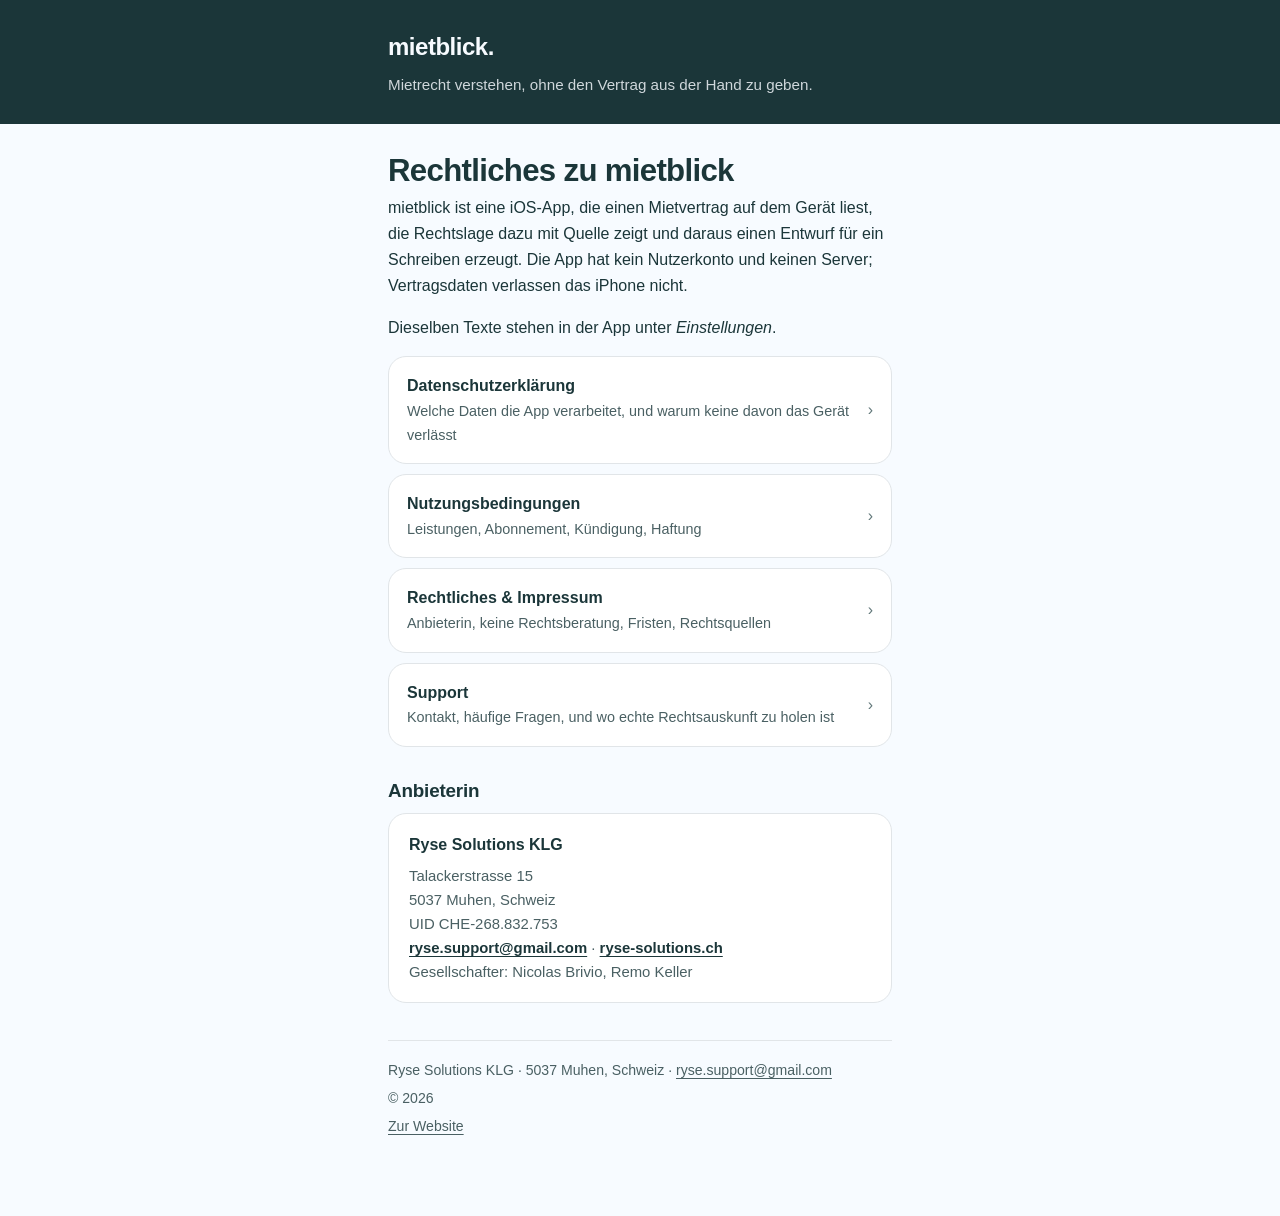
<file: mietblick-legal/index.html>
<!doctype html>
<html lang="de-CH">
<head>
<meta charset="utf-8">
<meta name="viewport" content="width=device-width, initial-scale=1">
<title>Rechtliches zu mietblick | mietblick</title>
<meta name="description" content="Datenschutzerklärung, Nutzungsbedingungen, Impressum und Support zur iOS-App mietblick.">
<meta name="color-scheme" content="light dark">
<meta name="robots" content="index, follow">
<link rel="canonical" href="https://ryse-solutions.ch/mietblick-legal/">
<link rel="stylesheet" href="assets/style.css">
</head>
<body>
<a class="skip" href="#inhalt">Zum Inhalt springen</a>
<header class="top">
  <div class="wrap">
    <a class="brand" href="index.html">mietblick<span class="dot" aria-hidden="true">.</span></a>
    <p class="tagline">Mietrecht verstehen, ohne den Vertrag aus der Hand zu geben.</p>
  </div>
</header>
<div class="wrap">

<main id="inhalt">
<h1>Rechtliches zu mietblick</h1><p>mietblick ist eine iOS-App, die einen Mietvertrag auf dem Gerät liest, die Rechtslage dazu mit Quelle zeigt und daraus einen Entwurf für ein Schreiben erzeugt. Die App hat kein Nutzerkonto und keinen Server; Vertragsdaten verlassen das iPhone nicht.</p><p>Dieselben Texte stehen in der App unter <em>Einstellungen</em>.</p><ul class="docs"><li><a href="datenschutz.html"><span><span class="t">Datenschutzerklärung</span><span class="d">Welche Daten die App verarbeitet, und warum keine davon das Gerät verlässt</span></span><span class="chev" aria-hidden="true">&#8250;</span></a></li><li><a href="agb.html"><span><span class="t">Nutzungsbedingungen</span><span class="d">Leistungen, Abonnement, Kündigung, Haftung</span></span><span class="chev" aria-hidden="true">&#8250;</span></a></li><li><a href="rechtliches.html"><span><span class="t">Rechtliches &amp; Impressum</span><span class="d">Anbieterin, keine Rechtsberatung, Fristen, Rechtsquellen</span></span><span class="chev" aria-hidden="true">&#8250;</span></a></li><li><a href="support.html"><span><span class="t">Support</span><span class="d">Kontakt, häufige Fragen, und wo echte Rechtsauskunft zu holen ist</span></span><span class="chev" aria-hidden="true">&#8250;</span></a></li></ul><h2>Anbieterin</h2><div class="card"><p class="name">Ryse Solutions KLG</p><p class="meta">Talackerstrasse 15<br>5037 Muhen, Schweiz</p><p class="meta">UID CHE-268.832.753</p><p class="meta"><a href="mailto:ryse.support@gmail.com">ryse.support@gmail.com</a> · <a href="https://ryse-solutions.ch/">ryse-solutions.ch</a></p><p class="meta">Gesellschafter: Nicolas Brivio, Remo Keller</p></div>
</main>
<footer class="foot">
  <p>Ryse Solutions KLG &middot; 5037 Muhen, Schweiz &middot; <a href="mailto:ryse.support@gmail.com">ryse.support@gmail.com</a></p>
  <p>&copy; 2026</p>
  <p><a href="https://ryse-solutions.ch/">Zur Website</a></p>
</footer>
</div>
</body>
</html>
</file>
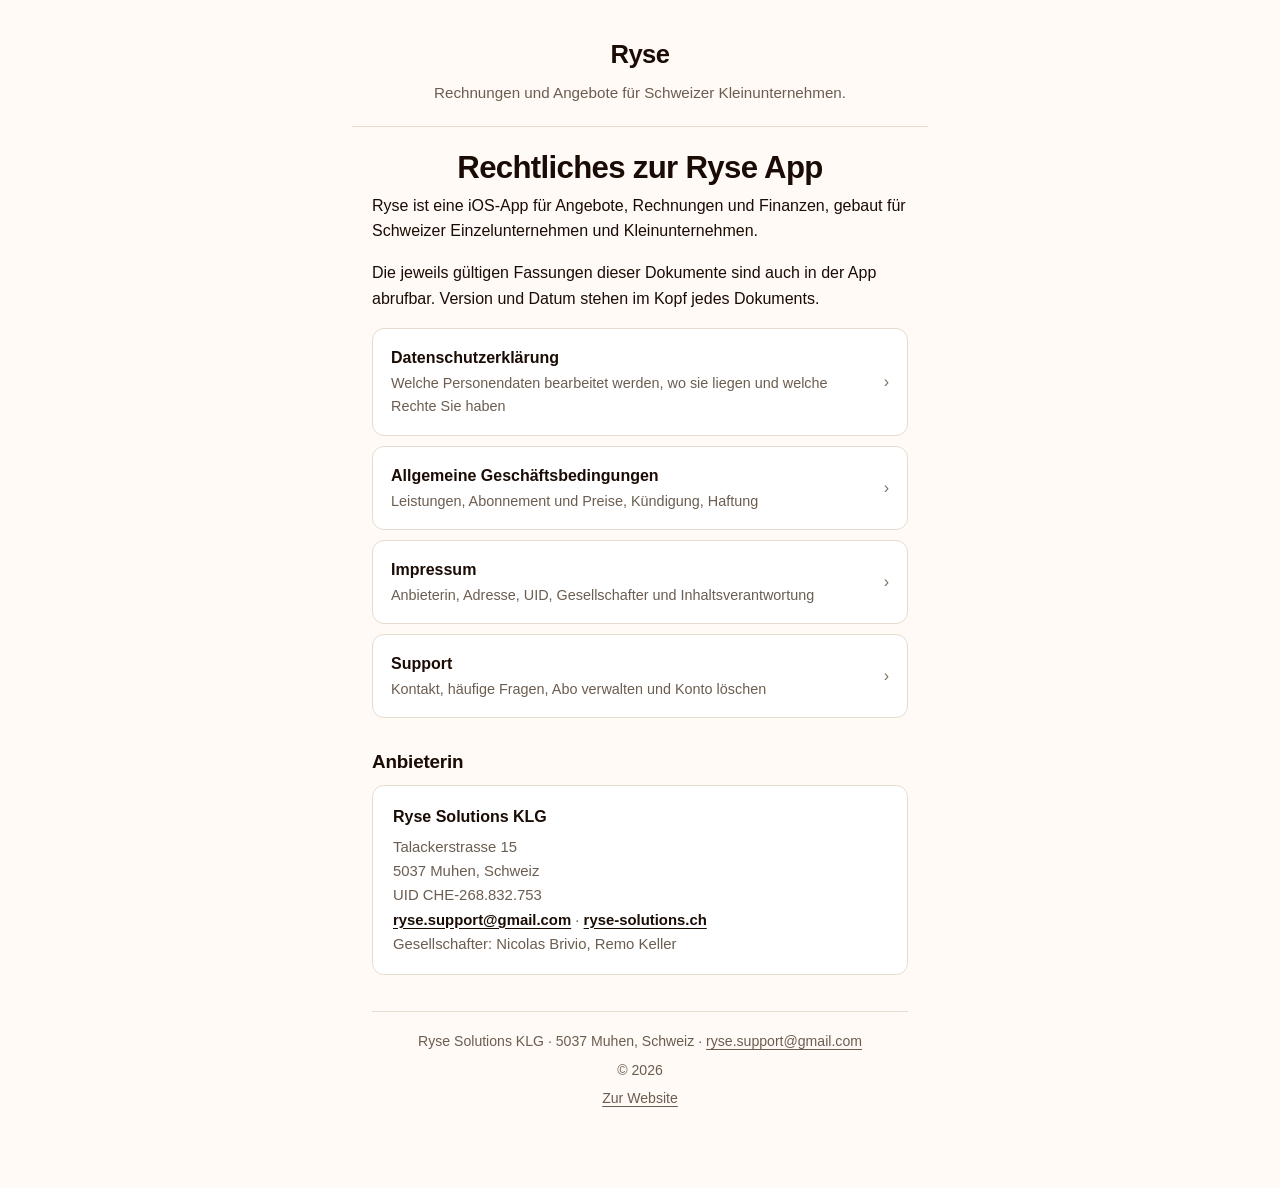
<file: ryse-legal/index.html>
<!doctype html>
<html lang="de-CH">
<head>
<meta charset="utf-8">
<meta name="viewport" content="width=device-width, initial-scale=1">
<meta property="og:site_name" content="Ryse">
<meta property="og:locale" content="de_CH">
<meta property="og:title" content="Rechtliches zur Ryse App | Ryse">
<meta property="og:description" content="Datenschutzerklärung, Allgemeine Geschäftsbedingungen, Impressum und Support zur App Ryse von Ryse Solutions KLG.">
<meta property="og:url" content="https://ryse-solutions.ch/ryse-legal/index.html">
<meta property="og:image" content="https://ryse-solutions.ch/og-image.jpg">
<meta property="og:image:width" content="1200">
<meta property="og:image:height" content="630">
<meta name="twitter:card" content="summary_large_image">
<meta name="twitter:title" content="Rechtliches zur Ryse App | Ryse">
<meta name="twitter:description" content="Datenschutzerklärung, Allgemeine Geschäftsbedingungen, Impressum und Support zur App Ryse von Ryse Solutions KLG.">
<meta name="twitter:image" content="https://ryse-solutions.ch/og-image.jpg">
<title>Rechtliches zur Ryse App | Ryse</title>
<meta name="description" content="Datenschutzerklärung, Allgemeine Geschäftsbedingungen, Impressum und Support zur App Ryse von Ryse Solutions KLG.">
<meta name="color-scheme" content="light dark">
<meta name="robots" content="index, follow">
<link rel="canonical" href="https://ryse-solutions.ch/ryse-legal/">
<link rel="stylesheet" href="assets/style.css">
<script type="application/ld+json">{"@context":"https://schema.org","@graph":[{"@type":"Organization","@id":"https://ryse-solutions.ch/#organization","name":"Ryse Solutions KLG","url":"https://ryse-solutions.ch/","logo":"https://ryse-solutions.ch/favicon.png","image":"https://ryse-solutions.ch/og-image.jpg","email":"ryse.support@gmail.com","areaServed":"CH","address":{"@type":"PostalAddress","streetAddress":"Talackerstrasse 15","postalCode":"5037","addressLocality":"Muhen","addressRegion":"AG","addressCountry":"CH"},"vatID":"CHE-268.832.753","founder":[{"@type":"Person","name":"Nicolas Brivio"},{"@type":"Person","name":"Remo Keller"}]},{"@type":"WebSite","@id":"https://ryse-solutions.ch/#website","url":"https://ryse-solutions.ch/","name":"Ryse","inLanguage":"de-CH","publisher":{"@id":"https://ryse-solutions.ch/#organization"}},{"@type":"WebPage","@id":"https://ryse-solutions.ch/ryse-legal/index.html#seite","url":"https://ryse-solutions.ch/ryse-legal/index.html","name":"Rechtliches zur Ryse App","description":"Datenschutzerklärung, Allgemeine Geschäftsbedingungen, Impressum und Support zur App Ryse von Ryse Solutions KLG.","inLanguage":"de-CH","isPartOf":{"@id":"https://ryse-solutions.ch/#website"}},{"@type":"BreadcrumbList","@id":"https://ryse-solutions.ch/ryse-legal/index.html#krumen","itemListElement":[{"@type":"ListItem","position":1,"name":"Start","item":"https://ryse-solutions.ch/"},{"@type":"ListItem","position":2,"name":"Rechtliches","item":"https://ryse-solutions.ch/ryse-legal/index.html"}]}]}</script>
</head>
<body class="plain">
<a class="skip" href="#inhalt">Zum Inhalt springen</a>
<header class="top">
  <div class="wrap">
    <a class="brand" href="index.html">Ryse</a>
    <p class="tagline">Rechnungen und Angebote für Schweizer Kleinunternehmen.</p>
  </div>
</header>
<div class="wrap">

<main id="inhalt">
<h1>Rechtliches zur Ryse App</h1><p>Ryse ist eine iOS-App für Angebote, Rechnungen und Finanzen, gebaut für Schweizer Einzelunternehmen und Kleinunternehmen.</p><p>Die jeweils gültigen Fassungen dieser Dokumente sind auch in der App abrufbar. Version und Datum stehen im Kopf jedes Dokuments.</p><ul class="docs"><li><a href="datenschutz.html"><span><span class="t">Datenschutzerklärung</span><span class="d">Welche Personendaten bearbeitet werden, wo sie liegen und welche Rechte Sie haben</span></span><span class="chev" aria-hidden="true">&#8250;</span></a></li><li><a href="agb.html"><span><span class="t">Allgemeine Geschäftsbedingungen</span><span class="d">Leistungen, Abonnement und Preise, Kündigung, Haftung</span></span><span class="chev" aria-hidden="true">&#8250;</span></a></li><li><a href="impressum.html"><span><span class="t">Impressum</span><span class="d">Anbieterin, Adresse, UID, Gesellschafter und Inhaltsverantwortung</span></span><span class="chev" aria-hidden="true">&#8250;</span></a></li><li><a href="support.html"><span><span class="t">Support</span><span class="d">Kontakt, häufige Fragen, Abo verwalten und Konto löschen</span></span><span class="chev" aria-hidden="true">&#8250;</span></a></li></ul><h2>Anbieterin</h2><div class="card"><p class="name">Ryse Solutions KLG</p><p class="meta">Talackerstrasse 15<br>5037 Muhen, Schweiz</p><p class="meta">UID CHE-268.832.753</p><p class="meta"><a href="mailto:ryse.support@gmail.com">ryse.support@gmail.com</a> · <a href="https://ryse-solutions.ch/">ryse-solutions.ch</a></p><p class="meta">Gesellschafter: Nicolas Brivio, Remo Keller</p></div>
</main>
<footer class="foot">
  <p>Ryse Solutions KLG &middot; 5037 Muhen, Schweiz &middot; <a href="mailto:ryse.support@gmail.com">ryse.support@gmail.com</a></p>
  <p>&copy; 2026</p>
  <p><a href="https://ryse-solutions.ch/">Zur Website</a></p>
</footer>
</div>
</body>
</html>
</file>
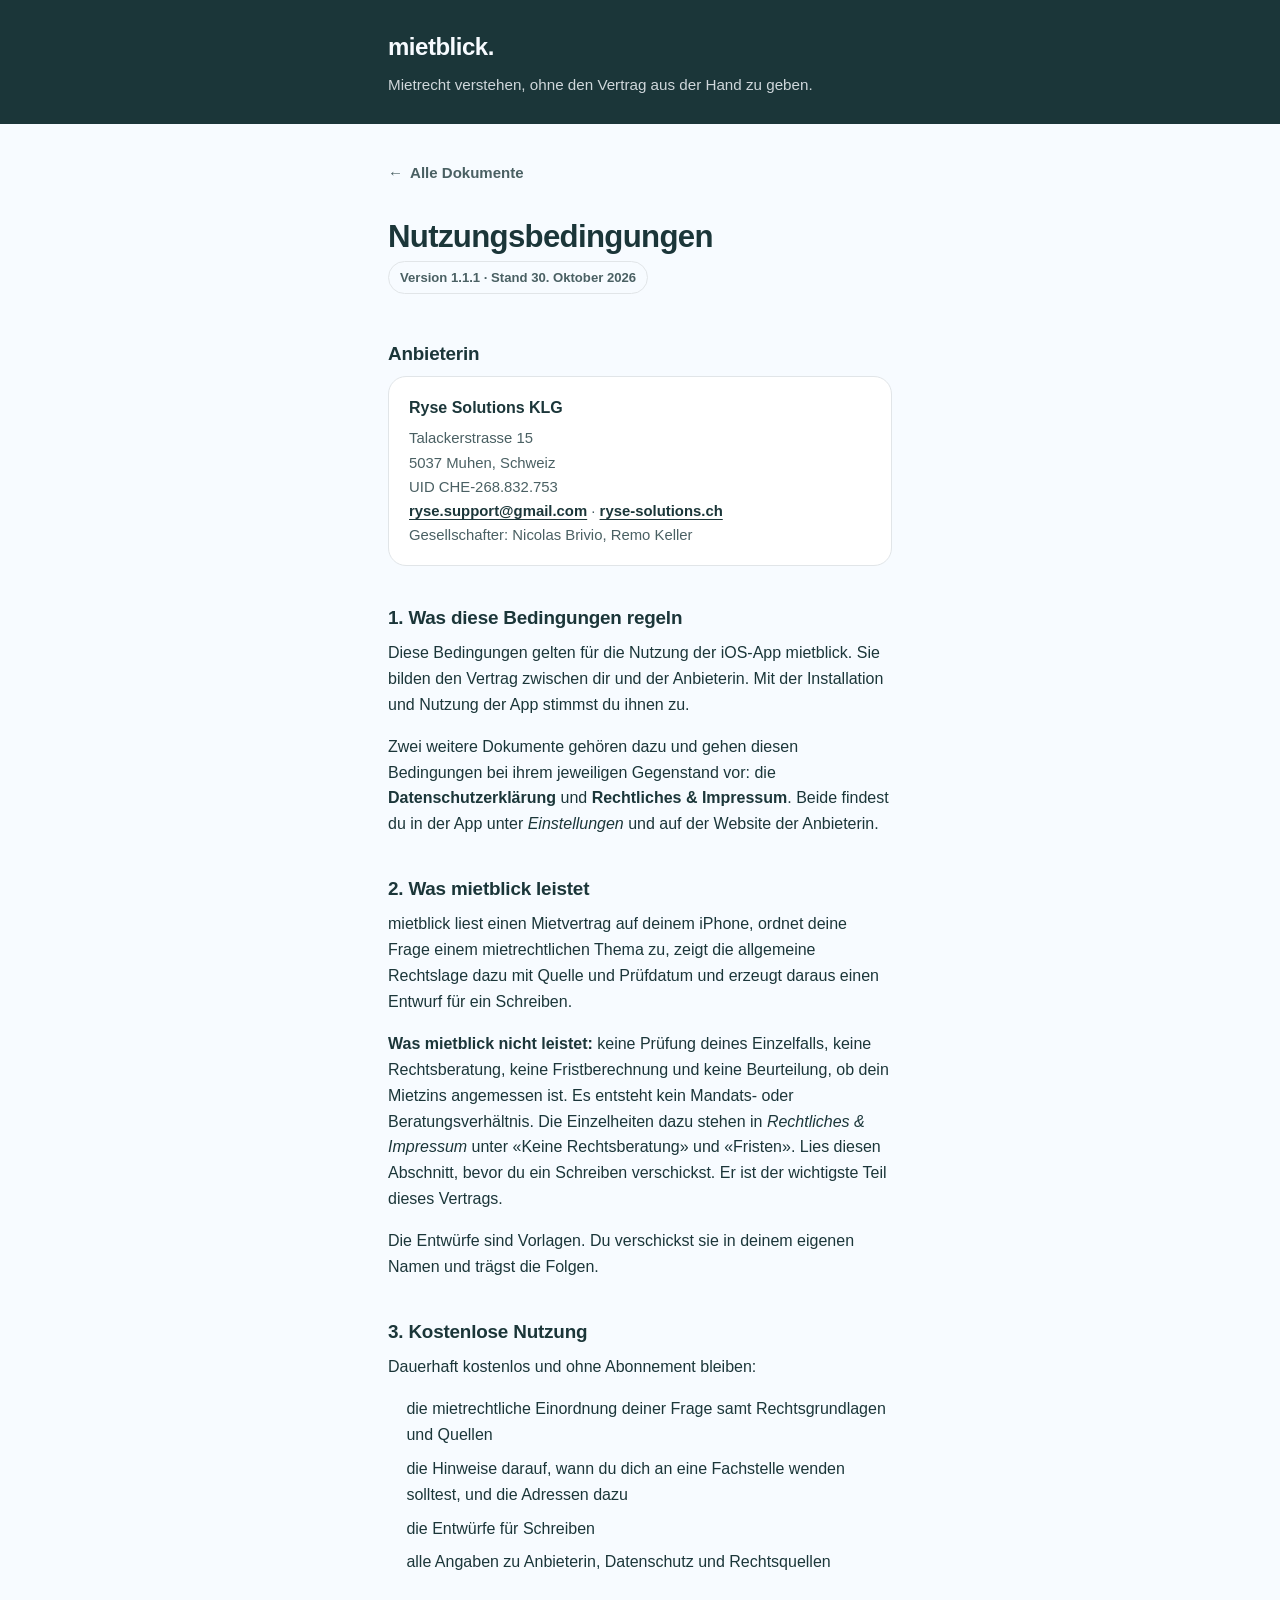
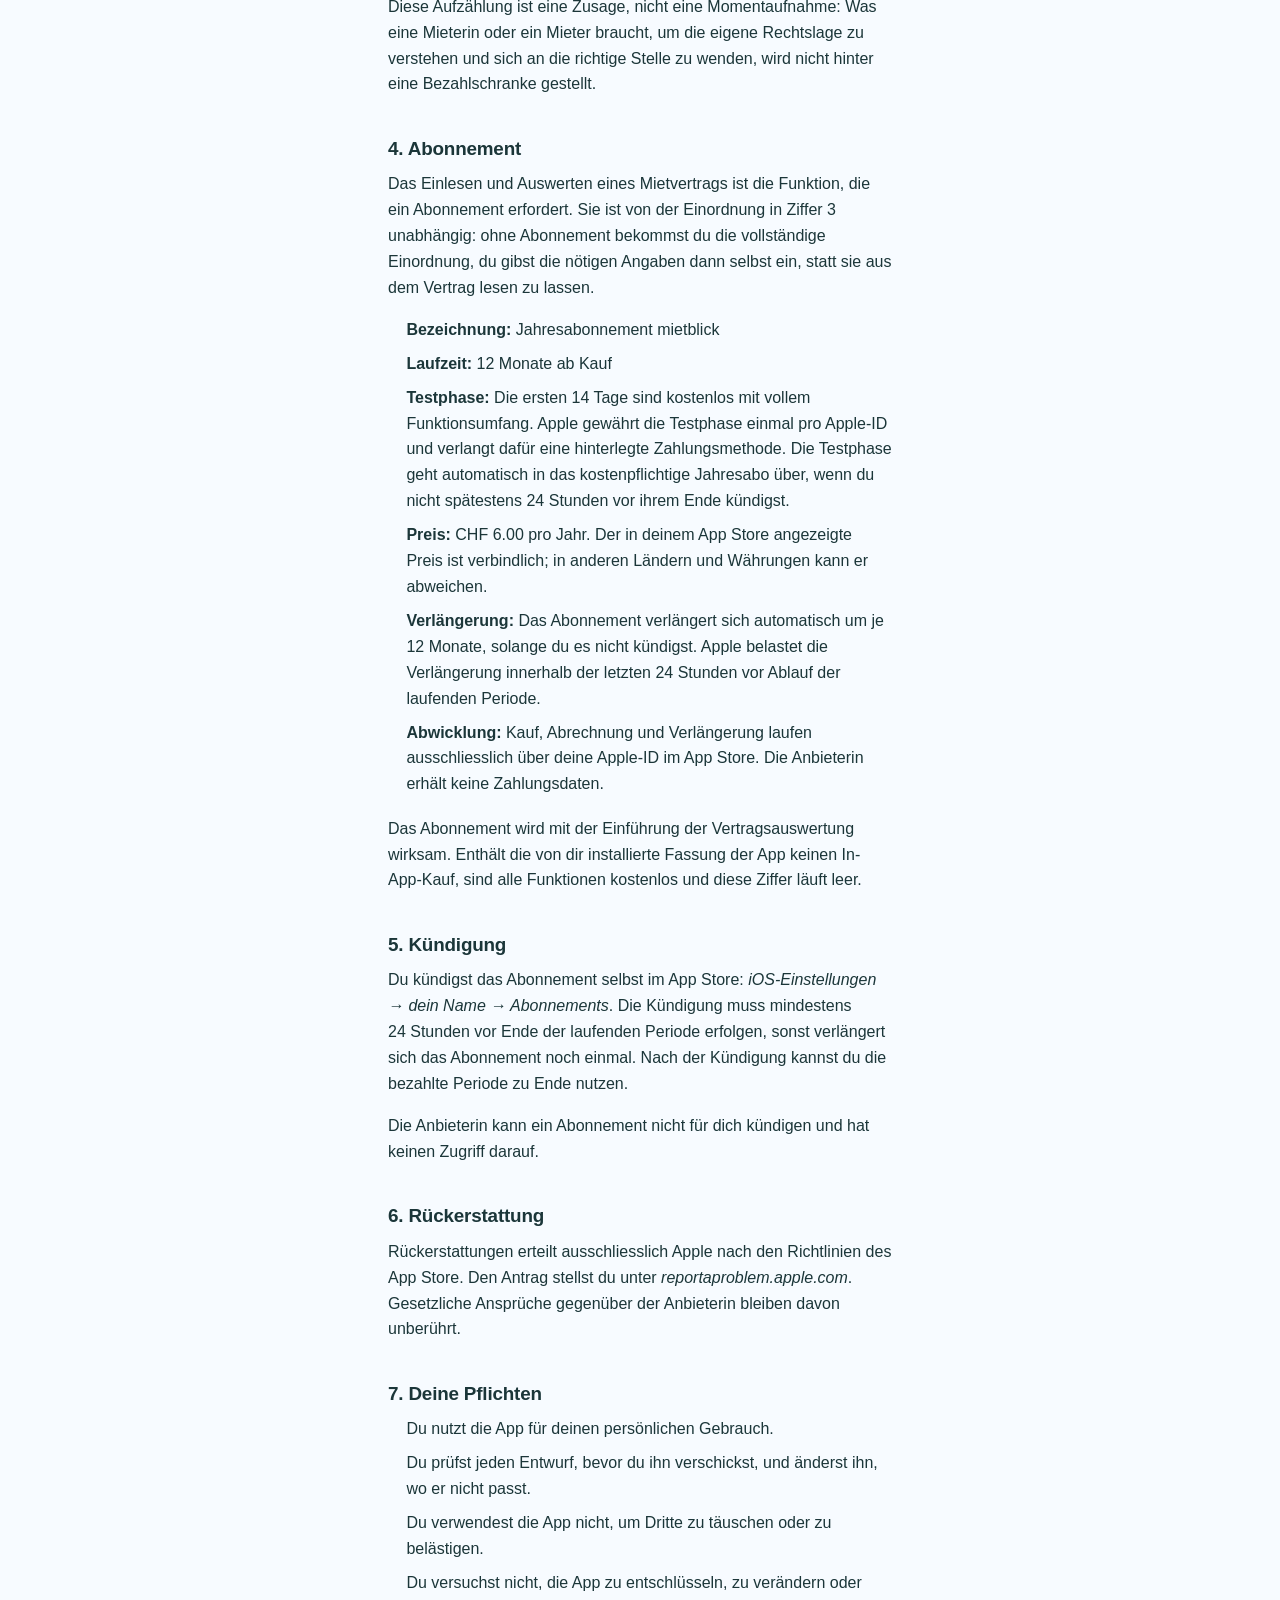
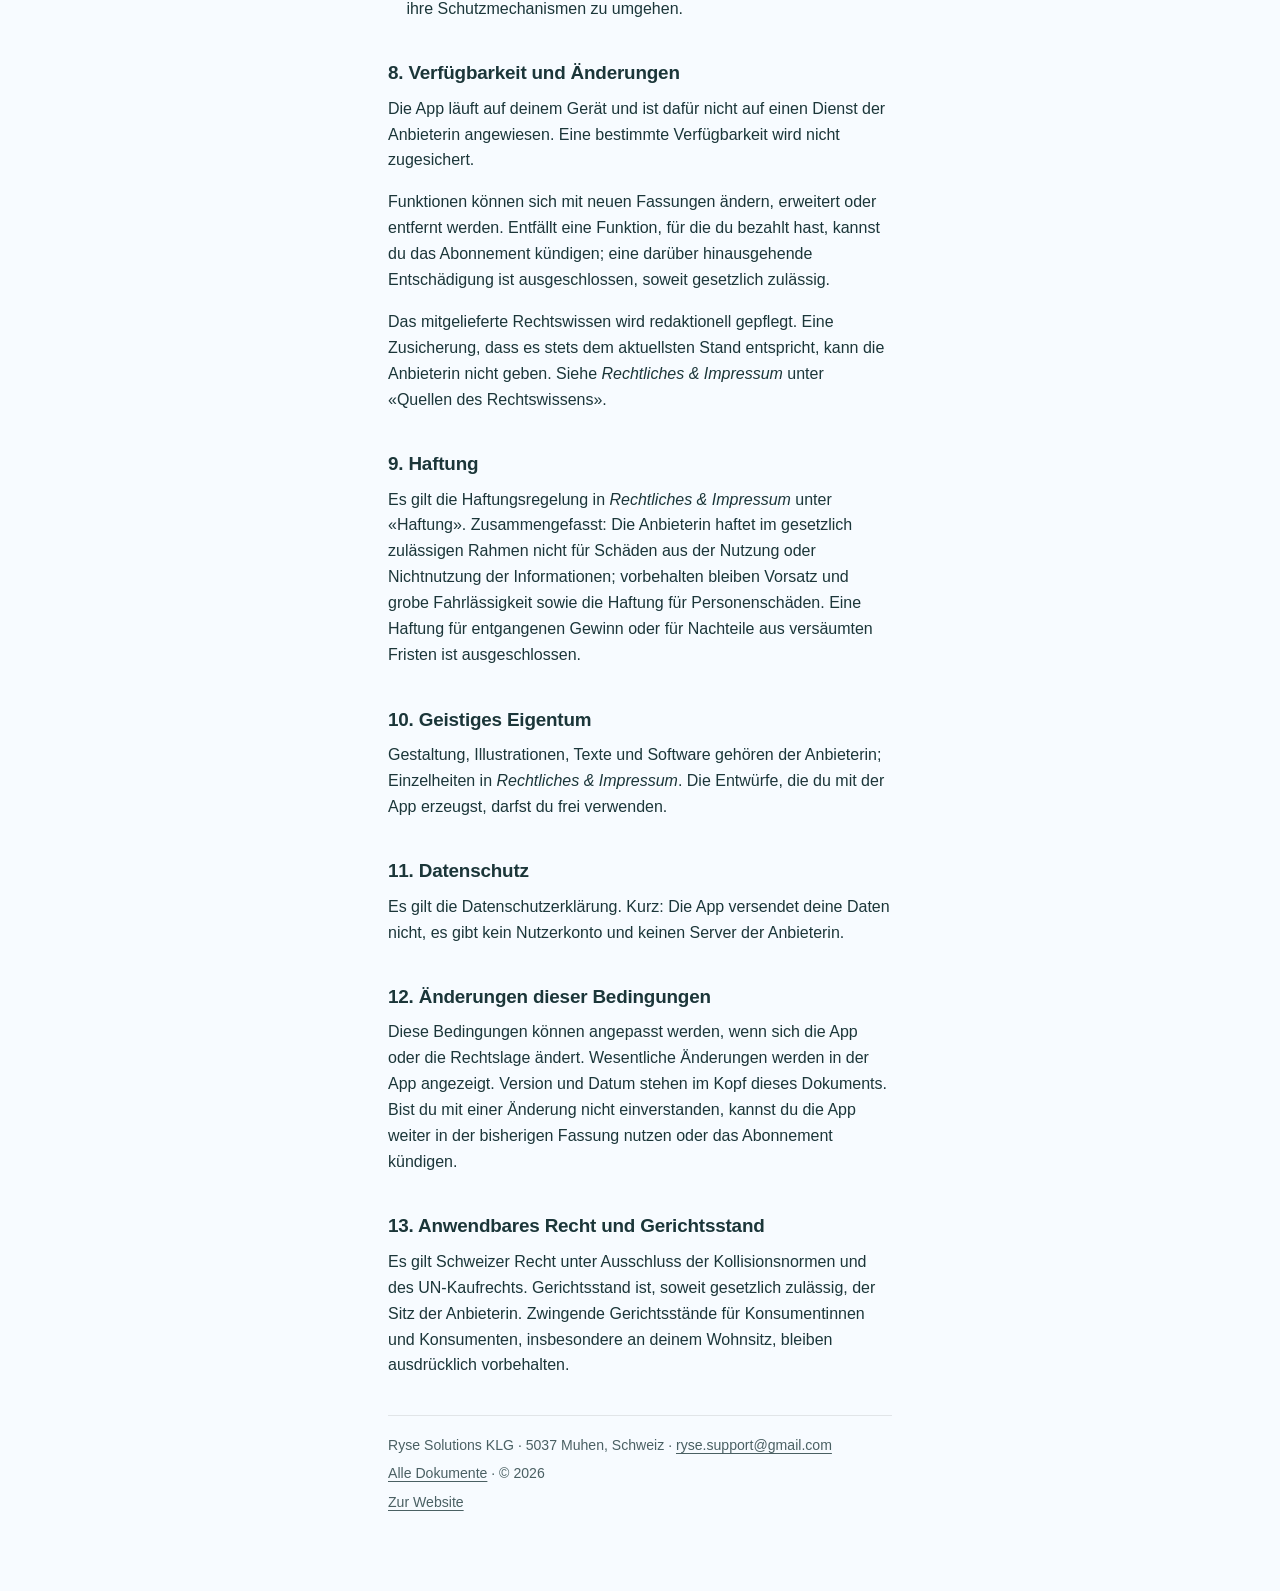
<file: mietblick-legal/agb.html>
<!doctype html>
<html lang="de-CH">
<head>
<meta charset="utf-8">
<meta name="viewport" content="width=device-width, initial-scale=1">
<title>Nutzungsbedingungen | mietblick</title>
<meta name="description" content="Leistungen, Abonnement, Kündigung, Haftung">
<meta name="color-scheme" content="light dark">
<meta name="robots" content="index, follow">
<link rel="canonical" href="https://ryse-solutions.ch/mietblick-legal/agb.html">
<link rel="stylesheet" href="assets/style.css">
</head>
<body>
<a class="skip" href="#inhalt">Zum Inhalt springen</a>
<header class="top">
  <div class="wrap">
    <a class="brand" href="index.html">mietblick<span class="dot" aria-hidden="true">.</span></a>
    <p class="tagline">Mietrecht verstehen, ohne den Vertrag aus der Hand zu geben.</p>
  </div>
</header>
<div class="wrap">
<nav class="back"><a href="index.html"><span aria-hidden="true">&#8592;</span> Alle Dokumente</a></nav>
<main id="inhalt">
<h1>Nutzungsbedingungen</h1><p class="stamp">Version 1.1.1 · Stand 30. Oktober 2026</p>
<h2>Anbieterin</h2>
<div class="card"><p class="name">Ryse Solutions KLG</p><p class="meta">Talackerstrasse 15<br>5037 Muhen, Schweiz</p><p class="meta">UID CHE-268.832.753</p><p class="meta"><a href="mailto:ryse.support@gmail.com">ryse.support@gmail.com</a> · <a href="https://ryse-solutions.ch/">ryse-solutions.ch</a></p><p class="meta">Gesellschafter: Nicolas Brivio, Remo Keller</p></div>
<h2>1. Was diese Bedingungen regeln</h2>
<p>Diese Bedingungen gelten für die Nutzung der iOS-App mietblick. Sie bilden den Vertrag zwischen dir und der Anbieterin. Mit der Installation und Nutzung der App stimmst du ihnen zu.</p>
<p>Zwei weitere Dokumente gehören dazu und gehen diesen Bedingungen bei ihrem jeweiligen Gegenstand vor: die <strong>Datenschutzerklärung</strong> und <strong>Rechtliches &amp; Impressum</strong>. Beide findest du in der App unter <em>Einstellungen</em> und auf der Website der Anbieterin.</p>
<h2>2. Was mietblick leistet</h2>
<p>mietblick liest einen Mietvertrag auf deinem iPhone, ordnet deine Frage einem mietrechtlichen Thema zu, zeigt die allgemeine Rechtslage dazu mit Quelle und Prüfdatum und erzeugt daraus einen Entwurf für ein Schreiben.</p>
<p><strong>Was mietblick nicht leistet:</strong> keine Prüfung deines Einzelfalls, keine Rechtsberatung, keine Fristberechnung und keine Beurteilung, ob dein Mietzins angemessen ist. Es entsteht kein Mandats- oder Beratungsverhältnis. Die Einzelheiten dazu stehen in <em>Rechtliches &amp; Impressum</em> unter «Keine Rechtsberatung» und «Fristen». Lies diesen Abschnitt, bevor du ein Schreiben verschickst. Er ist der wichtigste Teil dieses Vertrags.</p>
<p>Die Entwürfe sind Vorlagen. Du verschickst sie in deinem eigenen Namen und trägst die Folgen.</p>
<h2>3. Kostenlose Nutzung</h2>
<p>Dauerhaft kostenlos und ohne Abonnement bleiben:</p>
<ul><li>die mietrechtliche Einordnung deiner Frage samt Rechtsgrundlagen und Quellen</li><li>die Hinweise darauf, wann du dich an eine Fachstelle wenden solltest, und die Adressen dazu</li><li>die Entwürfe für Schreiben</li><li>alle Angaben zu Anbieterin, Datenschutz und Rechtsquellen</li></ul>
<p>Diese Aufzählung ist eine Zusage, nicht eine Momentaufnahme: Was eine Mieterin oder ein Mieter braucht, um die eigene Rechtslage zu verstehen und sich an die richtige Stelle zu wenden, wird nicht hinter eine Bezahlschranke gestellt.</p>
<h2>4. Abonnement</h2>
<p>Das Einlesen und Auswerten eines Mietvertrags ist die Funktion, die ein Abonnement erfordert. Sie ist von der Einordnung in Ziffer 3 unabhängig: ohne Abonnement bekommst du die vollständige Einordnung, du gibst die nötigen Angaben dann selbst ein, statt sie aus dem Vertrag lesen zu lassen.</p>
<ul><li><strong>Bezeichnung:</strong> Jahresabonnement mietblick</li><li><strong>Laufzeit:</strong> 12&nbsp;Monate ab Kauf</li><li><strong>Testphase:</strong> Die ersten 14&nbsp;Tage sind kostenlos mit vollem Funktionsumfang. Apple gewährt die Testphase einmal pro Apple-ID und verlangt dafür eine hinterlegte Zahlungsmethode. Die Testphase geht automatisch in das kostenpflichtige Jahresabo über, wenn du nicht spätestens 24&nbsp;Stunden vor ihrem Ende kündigst.</li><li><strong>Preis:</strong> CHF&nbsp;6.00 pro Jahr. Der in deinem App Store angezeigte Preis ist verbindlich; in anderen Ländern und Währungen kann er abweichen.</li><li><strong>Verlängerung:</strong> Das Abonnement verlängert sich automatisch um je 12&nbsp;Monate, solange du es nicht kündigst. Apple belastet die Verlängerung innerhalb der letzten 24&nbsp;Stunden vor Ablauf der laufenden Periode.</li><li><strong>Abwicklung:</strong> Kauf, Abrechnung und Verlängerung laufen ausschliesslich über deine Apple-ID im App Store. Die Anbieterin erhält keine Zahlungsdaten.</li></ul>
<p>Das Abonnement wird mit der Einführung der Vertragsauswertung wirksam. Enthält die von dir installierte Fassung der App keinen In-App-Kauf, sind alle Funktionen kostenlos und diese Ziffer läuft leer.</p>
<h2>5. Kündigung</h2>
<p>Du kündigst das Abonnement selbst im App Store: <em>iOS-Einstellungen → dein Name → Abonnements</em>. Die Kündigung muss mindestens 24&nbsp;Stunden vor Ende der laufenden Periode erfolgen, sonst verlängert sich das Abonnement noch einmal. Nach der Kündigung kannst du die bezahlte Periode zu Ende nutzen.</p>
<p>Die Anbieterin kann ein Abonnement nicht für dich kündigen und hat keinen Zugriff darauf.</p>
<h2>6. Rückerstattung</h2>
<p>Rückerstattungen erteilt ausschliesslich Apple nach den Richtlinien des App Store. Den Antrag stellst du unter <em>reportaproblem.apple.com</em>. Gesetzliche Ansprüche gegenüber der Anbieterin bleiben davon unberührt.</p>
<h2>7. Deine Pflichten</h2>
<ul><li>Du nutzt die App für deinen persönlichen Gebrauch.</li><li>Du prüfst jeden Entwurf, bevor du ihn verschickst, und änderst ihn, wo er nicht passt.</li><li>Du verwendest die App nicht, um Dritte zu täuschen oder zu belästigen.</li><li>Du versuchst nicht, die App zu entschlüsseln, zu verändern oder ihre Schutzmechanismen zu umgehen.</li></ul>
<h2>8. Verfügbarkeit und Änderungen</h2>
<p>Die App läuft auf deinem Gerät und ist dafür nicht auf einen Dienst der Anbieterin angewiesen. Eine bestimmte Verfügbarkeit wird nicht zugesichert.</p>
<p>Funktionen können sich mit neuen Fassungen ändern, erweitert oder entfernt werden. Entfällt eine Funktion, für die du bezahlt hast, kannst du das Abonnement kündigen; eine darüber hinausgehende Entschädigung ist ausgeschlossen, soweit gesetzlich zulässig.</p>
<p>Das mitgelieferte Rechtswissen wird redaktionell gepflegt. Eine Zusicherung, dass es stets dem aktuellsten Stand entspricht, kann die Anbieterin nicht geben. Siehe <em>Rechtliches &amp; Impressum</em> unter «Quellen des Rechtswissens».</p>
<h2>9. Haftung</h2>
<p>Es gilt die Haftungsregelung in <em>Rechtliches &amp; Impressum</em> unter «Haftung». Zusammengefasst: Die Anbieterin haftet im gesetzlich zulässigen Rahmen nicht für Schäden aus der Nutzung oder Nichtnutzung der Informationen; vorbehalten bleiben Vorsatz und grobe Fahrlässigkeit sowie die Haftung für Personenschäden. Eine Haftung für entgangenen Gewinn oder für Nachteile aus versäumten Fristen ist ausgeschlossen.</p>
<h2>10. Geistiges Eigentum</h2>
<p>Gestaltung, Illustrationen, Texte und Software gehören der Anbieterin; Einzelheiten in <em>Rechtliches &amp; Impressum</em>. Die Entwürfe, die du mit der App erzeugst, darfst du frei verwenden.</p>
<h2>11. Datenschutz</h2>
<p>Es gilt die Datenschutzerklärung. Kurz: Die App versendet deine Daten nicht, es gibt kein Nutzerkonto und keinen Server der Anbieterin.</p>
<h2>12. Änderungen dieser Bedingungen</h2>
<p>Diese Bedingungen können angepasst werden, wenn sich die App oder die Rechtslage ändert. Wesentliche Änderungen werden in der App angezeigt. Version und Datum stehen im Kopf dieses Dokuments. Bist du mit einer Änderung nicht einverstanden, kannst du die App weiter in der bisherigen Fassung nutzen oder das Abonnement kündigen.</p>
<h2>13. Anwendbares Recht und Gerichtsstand</h2>
<p>Es gilt Schweizer Recht unter Ausschluss der Kollisionsnormen und des UN-Kaufrechts. Gerichtsstand ist, soweit gesetzlich zulässig, der Sitz der Anbieterin. Zwingende Gerichtsstände für Konsumentinnen und Konsumenten, insbesondere an deinem Wohnsitz, bleiben ausdrücklich vorbehalten.</p>
</main>
<footer class="foot">
  <p>Ryse Solutions KLG &middot; 5037 Muhen, Schweiz &middot; <a href="mailto:ryse.support@gmail.com">ryse.support@gmail.com</a></p>
  <p><a href="index.html">Alle Dokumente</a> &middot; &copy; 2026</p>
  <p><a href="https://ryse-solutions.ch/">Zur Website</a></p>
</footer>
</div>
</body>
</html>
</file>
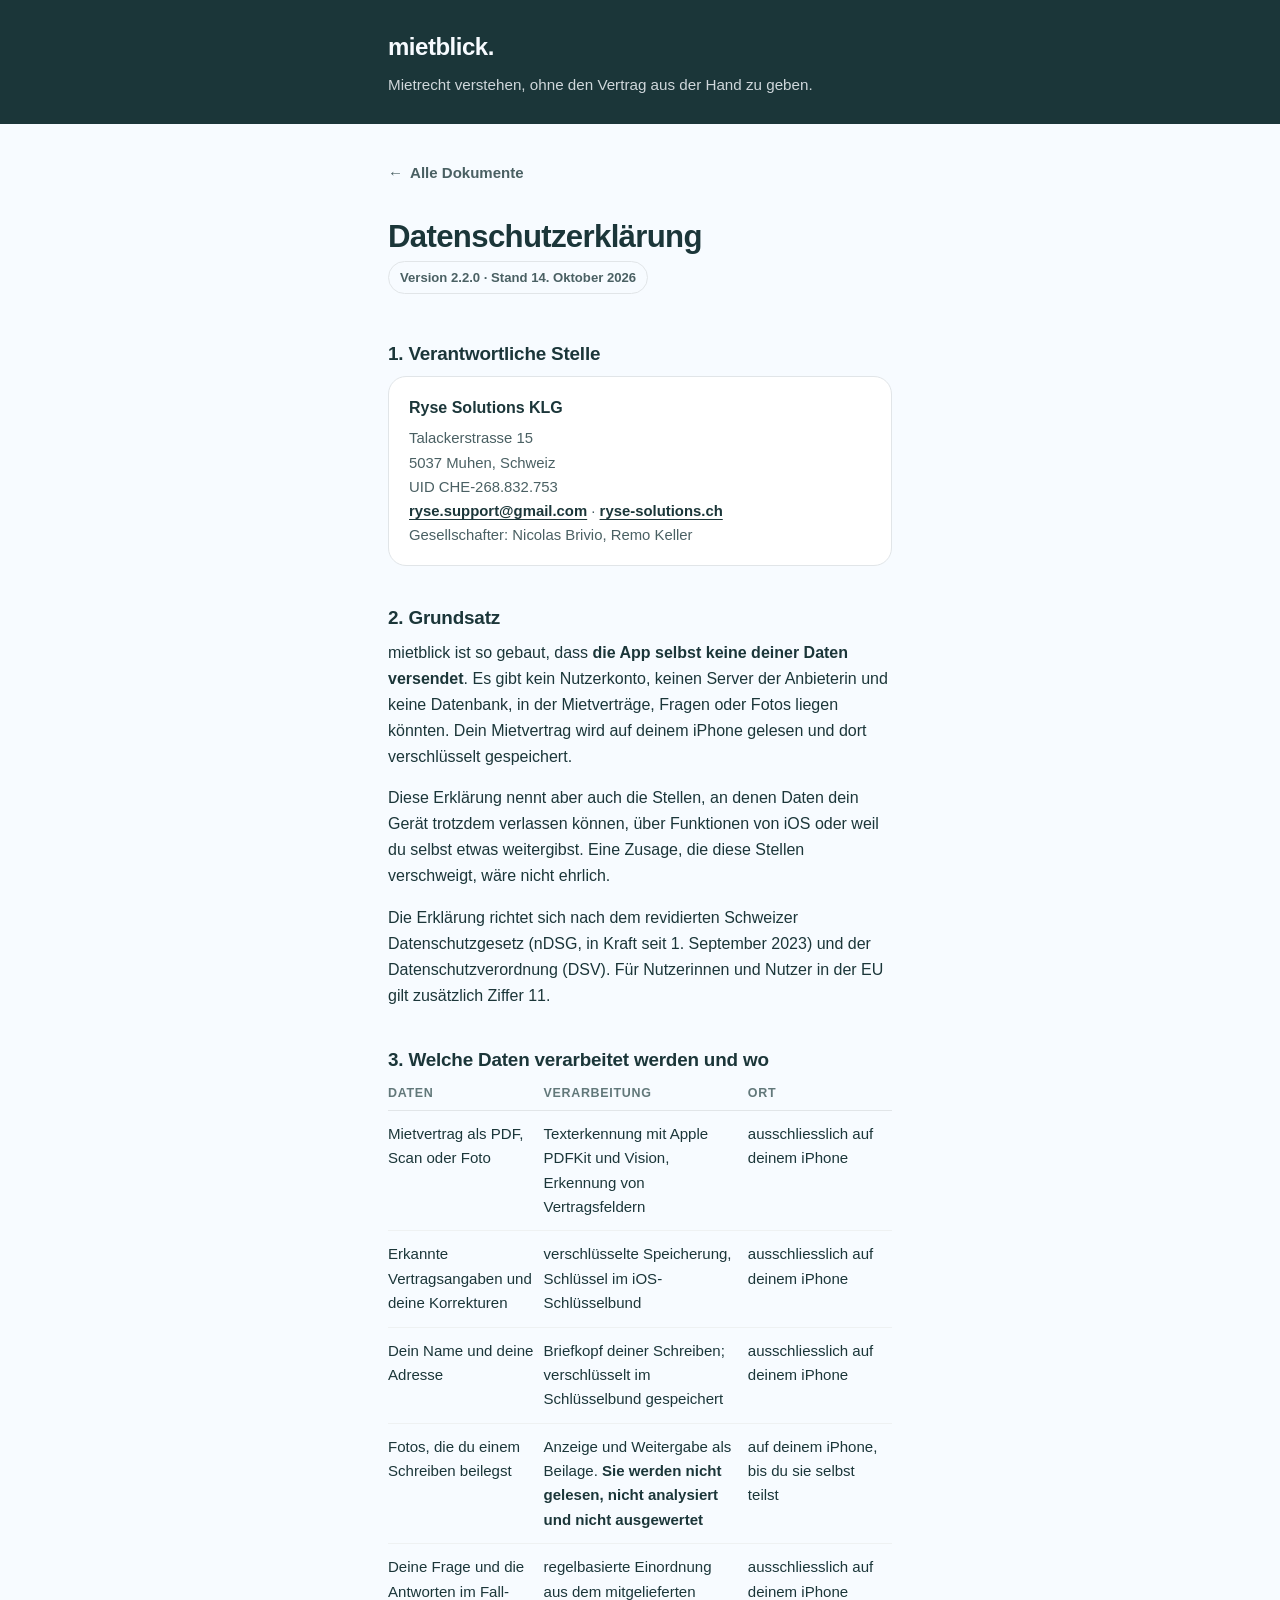
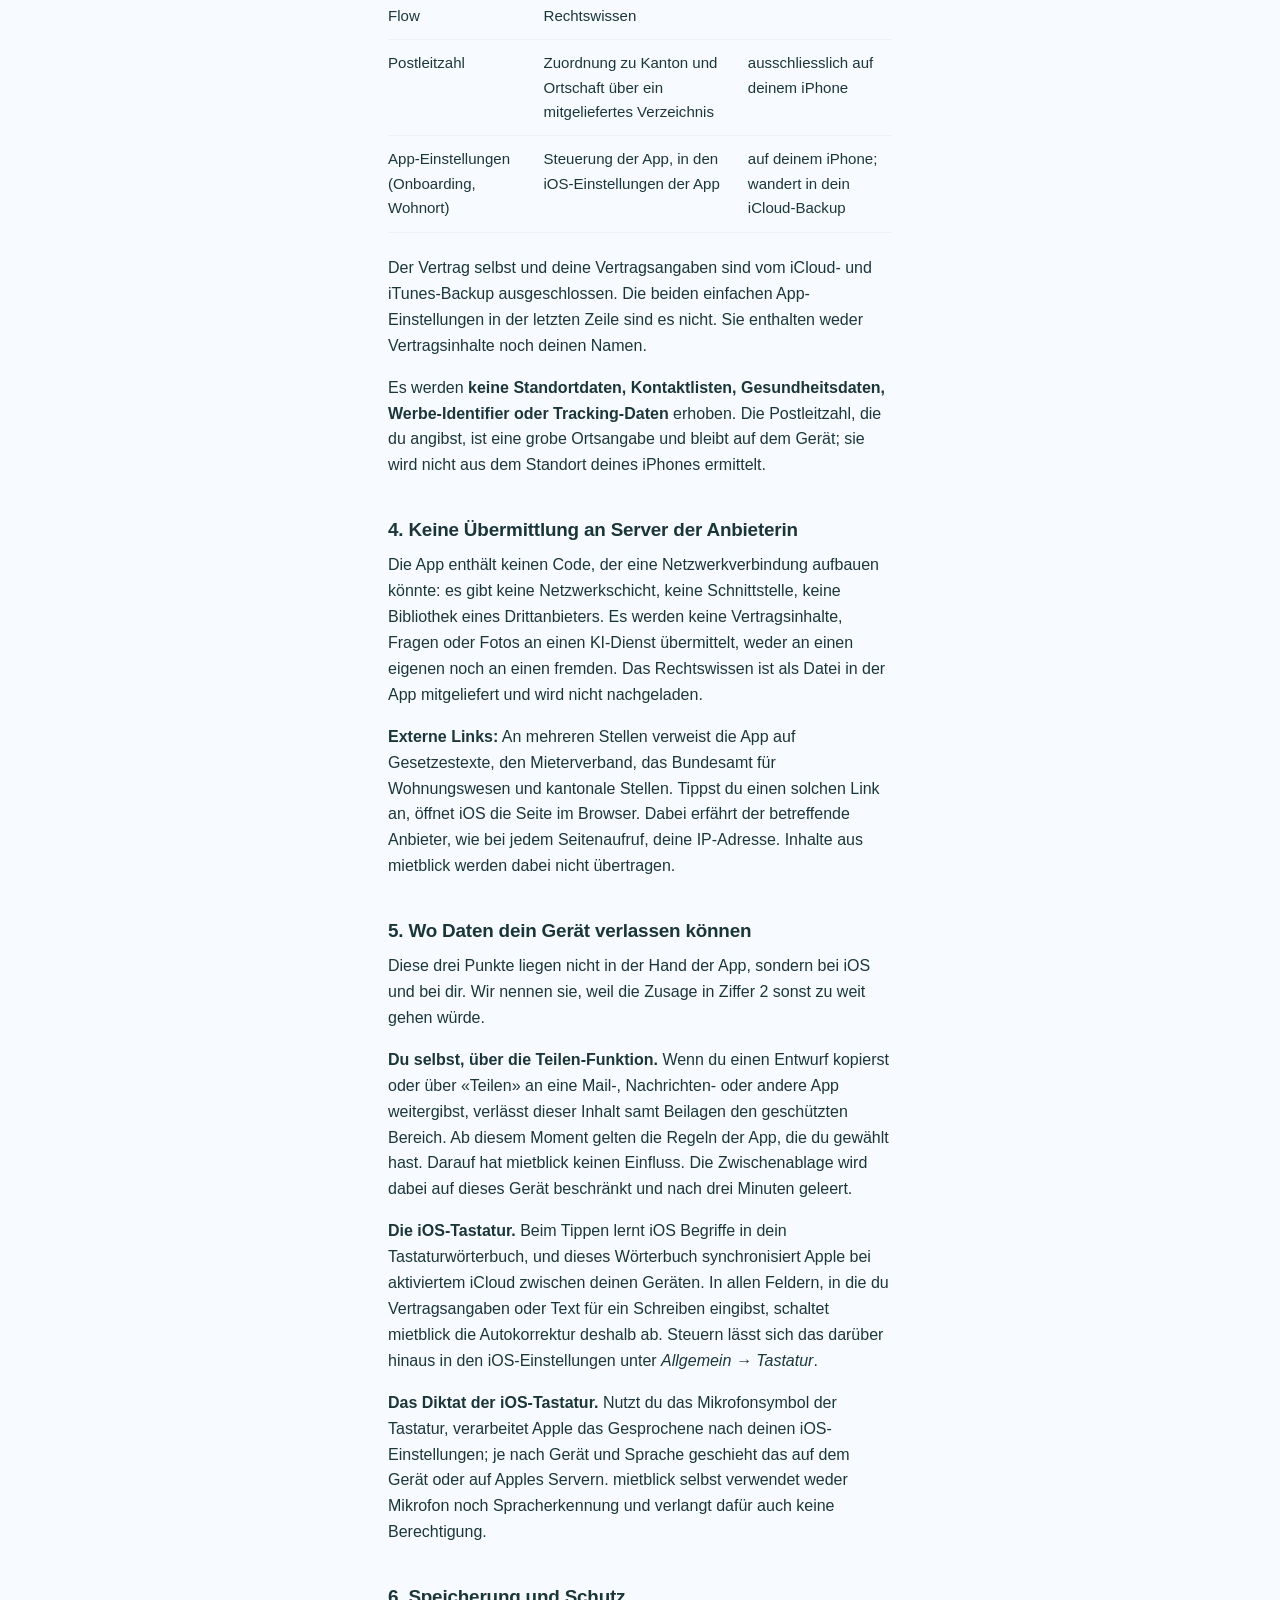
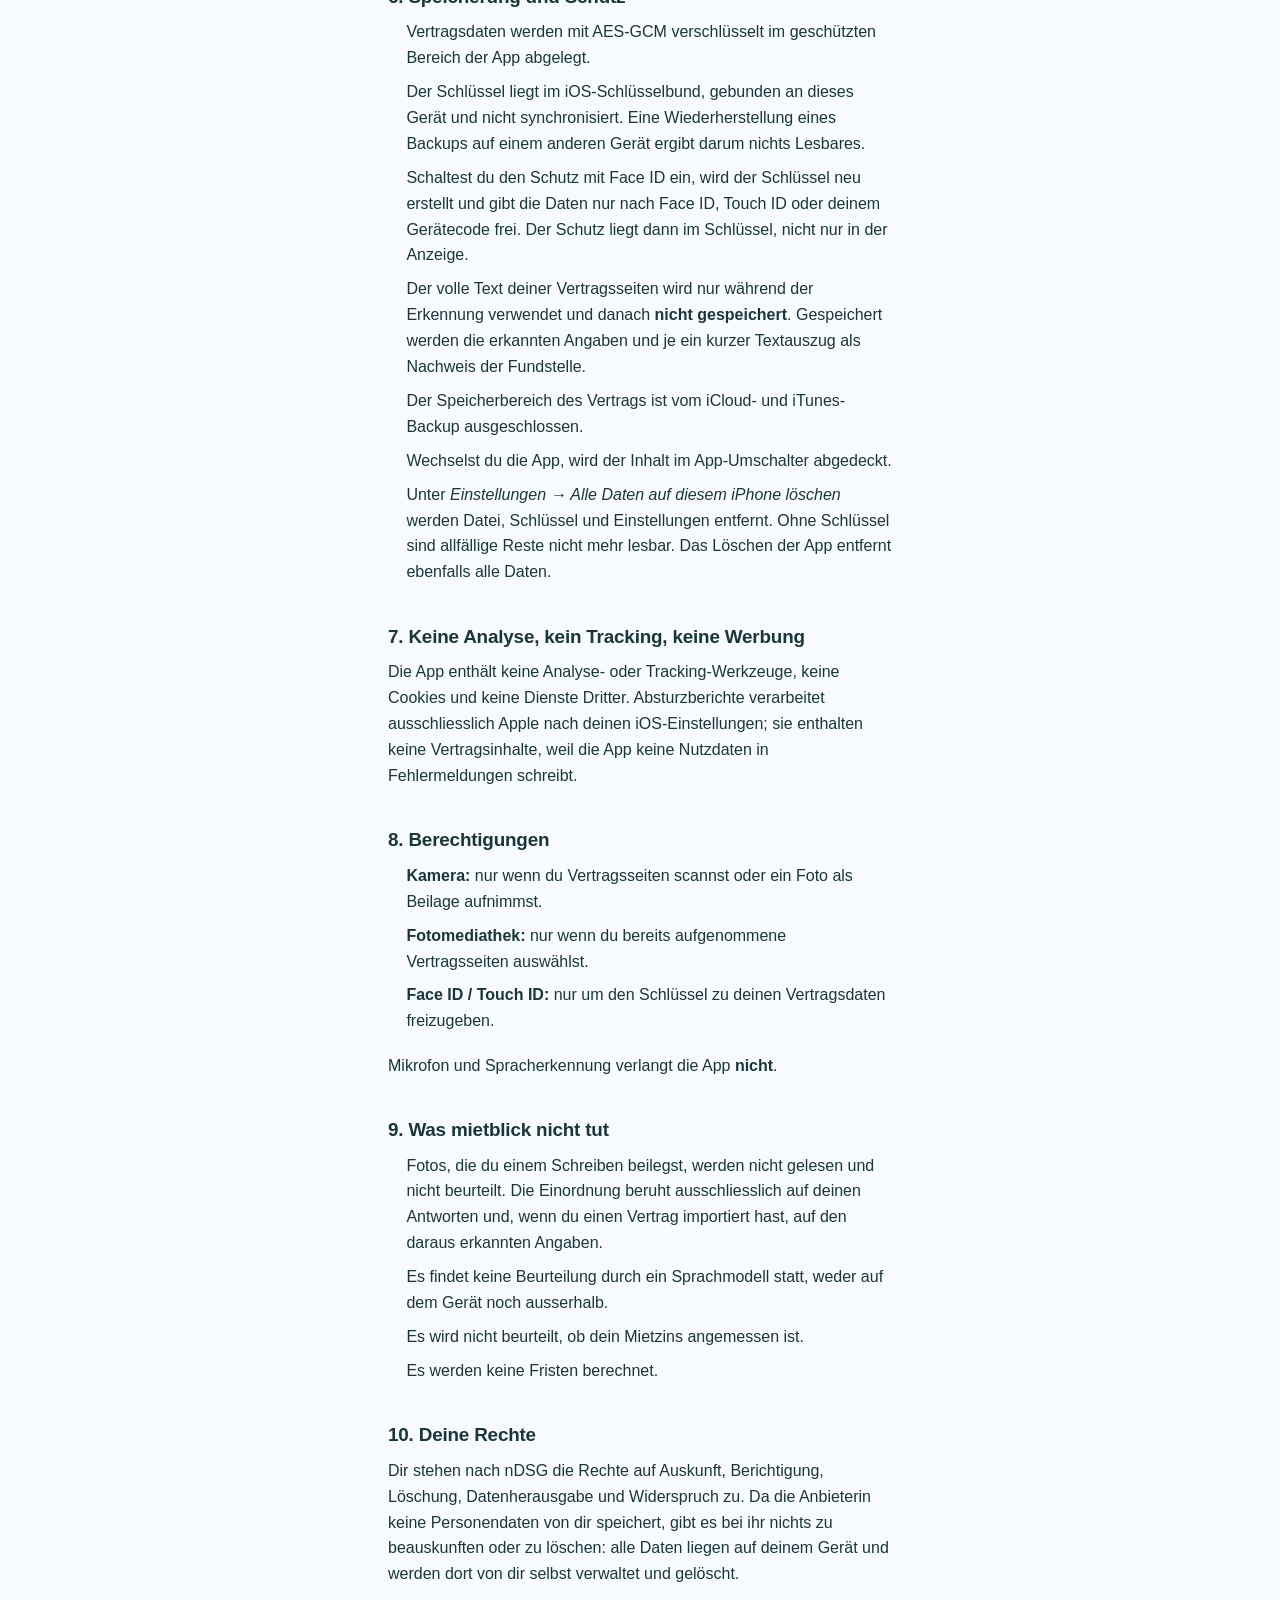
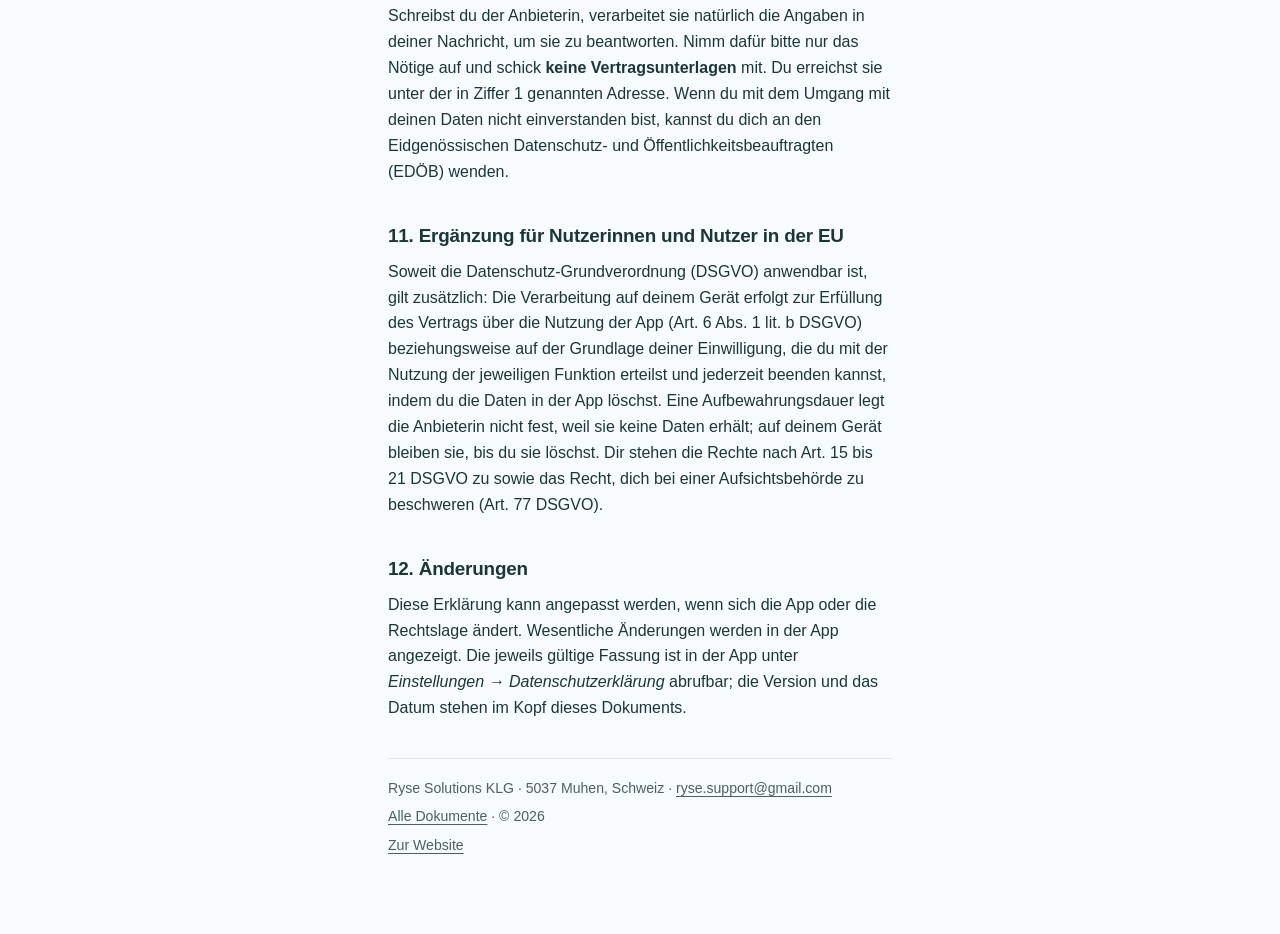
<file: mietblick-legal/datenschutz.html>
<!doctype html>
<html lang="de-CH">
<head>
<meta charset="utf-8">
<meta name="viewport" content="width=device-width, initial-scale=1">
<title>Datenschutzerklärung | mietblick</title>
<meta name="description" content="Welche Daten die App verarbeitet, und warum keine davon das Gerät verlässt">
<meta name="color-scheme" content="light dark">
<meta name="robots" content="index, follow">
<link rel="canonical" href="https://ryse-solutions.ch/mietblick-legal/datenschutz.html">
<link rel="stylesheet" href="assets/style.css">
</head>
<body>
<a class="skip" href="#inhalt">Zum Inhalt springen</a>
<header class="top">
  <div class="wrap">
    <a class="brand" href="index.html">mietblick<span class="dot" aria-hidden="true">.</span></a>
    <p class="tagline">Mietrecht verstehen, ohne den Vertrag aus der Hand zu geben.</p>
  </div>
</header>
<div class="wrap">
<nav class="back"><a href="index.html"><span aria-hidden="true">&#8592;</span> Alle Dokumente</a></nav>
<main id="inhalt">
<h1>Datenschutzerklärung</h1><p class="stamp">Version 2.2.0 · Stand 14. Oktober 2026</p>
<h2>1. Verantwortliche Stelle</h2>
<div class="card"><p class="name">Ryse Solutions KLG</p><p class="meta">Talackerstrasse 15<br>5037 Muhen, Schweiz</p><p class="meta">UID CHE-268.832.753</p><p class="meta"><a href="mailto:ryse.support@gmail.com">ryse.support@gmail.com</a> · <a href="https://ryse-solutions.ch/">ryse-solutions.ch</a></p><p class="meta">Gesellschafter: Nicolas Brivio, Remo Keller</p></div>
<h2>2. Grundsatz</h2>
<p>mietblick ist so gebaut, dass <strong>die App selbst keine deiner Daten versendet</strong>. Es gibt kein Nutzerkonto, keinen Server der Anbieterin und keine Datenbank, in der Mietverträge, Fragen oder Fotos liegen könnten. Dein Mietvertrag wird auf deinem iPhone gelesen und dort verschlüsselt gespeichert.</p>
<p>Diese Erklärung nennt aber auch die Stellen, an denen Daten dein Gerät trotzdem verlassen können, über Funktionen von iOS oder weil du selbst etwas weitergibst. Eine Zusage, die diese Stellen verschweigt, wäre nicht ehrlich.</p>
<p>Die Erklärung richtet sich nach dem revidierten Schweizer Datenschutzgesetz (nDSG, in Kraft seit 1. September 2023) und der Datenschutzverordnung (DSV). Für Nutzerinnen und Nutzer in der EU gilt zusätzlich Ziffer 11.</p>
<h2>3. Welche Daten verarbeitet werden und wo</h2>
<table><thead><tr><th scope="col">Daten</th><th scope="col">Verarbeitung</th><th scope="col">Ort</th></tr></thead><tbody><tr><td data-label="Daten">Mietvertrag als PDF, Scan oder Foto</td><td data-label="Verarbeitung">Texterkennung mit Apple PDFKit und Vision, Erkennung von Vertragsfeldern</td><td data-label="Ort">ausschliesslich auf deinem iPhone</td></tr><tr><td data-label="Daten">Erkannte Vertragsangaben und deine Korrekturen</td><td data-label="Verarbeitung">verschlüsselte Speicherung, Schlüssel im iOS-Schlüsselbund</td><td data-label="Ort">ausschliesslich auf deinem iPhone</td></tr><tr><td data-label="Daten">Dein Name und deine Adresse</td><td data-label="Verarbeitung">Briefkopf deiner Schreiben; verschlüsselt im Schlüsselbund gespeichert</td><td data-label="Ort">ausschliesslich auf deinem iPhone</td></tr><tr><td data-label="Daten">Fotos, die du einem Schreiben beilegst</td><td data-label="Verarbeitung">Anzeige und Weitergabe als Beilage. <strong>Sie werden nicht gelesen, nicht analysiert und nicht ausgewertet</strong></td><td data-label="Ort">auf deinem iPhone, bis du sie selbst teilst</td></tr><tr><td data-label="Daten">Deine Frage und die Antworten im Fall-Flow</td><td data-label="Verarbeitung">regelbasierte Einordnung aus dem mitgelieferten Rechtswissen</td><td data-label="Ort">ausschliesslich auf deinem iPhone</td></tr><tr><td data-label="Daten">Postleitzahl</td><td data-label="Verarbeitung">Zuordnung zu Kanton und Ortschaft über ein mitgeliefertes Verzeichnis</td><td data-label="Ort">ausschliesslich auf deinem iPhone</td></tr><tr><td data-label="Daten">App-Einstellungen (Onboarding, Wohnort)</td><td data-label="Verarbeitung">Steuerung der App, in den iOS-Einstellungen der App</td><td data-label="Ort">auf deinem iPhone; wandert in dein iCloud-Backup</td></tr></tbody></table>
<p>Der Vertrag selbst und deine Vertragsangaben sind vom iCloud- und iTunes-Backup ausgeschlossen. Die beiden einfachen App-Einstellungen in der letzten Zeile sind es nicht. Sie enthalten weder Vertragsinhalte noch deinen Namen.</p>
<p>Es werden <strong>keine Standortdaten, Kontaktlisten, Gesundheitsdaten, Werbe-Identifier oder Tracking-Daten</strong> erhoben. Die Postleitzahl, die du angibst, ist eine grobe Ortsangabe und bleibt auf dem Gerät; sie wird nicht aus dem Standort deines iPhones ermittelt.</p>
<h2>4. Keine Übermittlung an Server der Anbieterin</h2>
<p>Die App enthält keinen Code, der eine Netzwerkverbindung aufbauen könnte: es gibt keine Netzwerkschicht, keine Schnittstelle, keine Bibliothek eines Drittanbieters. Es werden keine Vertragsinhalte, Fragen oder Fotos an einen KI-Dienst übermittelt, weder an einen eigenen noch an einen fremden. Das Rechtswissen ist als Datei in der App mitgeliefert und wird nicht nachgeladen.</p>
<p><strong>Externe Links:</strong> An mehreren Stellen verweist die App auf Gesetzestexte, den Mieterverband, das Bundesamt für Wohnungswesen und kantonale Stellen. Tippst du einen solchen Link an, öffnet iOS die Seite im Browser. Dabei erfährt der betreffende Anbieter, wie bei jedem Seitenaufruf, deine IP-Adresse. Inhalte aus mietblick werden dabei nicht übertragen.</p>
<h2>5. Wo Daten dein Gerät verlassen können</h2>
<p>Diese drei Punkte liegen nicht in der Hand der App, sondern bei iOS und bei dir. Wir nennen sie, weil die Zusage in Ziffer 2 sonst zu weit gehen würde.</p>
<p><strong>Du selbst, über die Teilen-Funktion.</strong> Wenn du einen Entwurf kopierst oder über «Teilen» an eine Mail-, Nachrichten- oder andere App weitergibst, verlässt dieser Inhalt samt Beilagen den geschützten Bereich. Ab diesem Moment gelten die Regeln der App, die du gewählt hast. Darauf hat mietblick keinen Einfluss. Die Zwischenablage wird dabei auf dieses Gerät beschränkt und nach drei Minuten geleert.</p>
<p><strong>Die iOS-Tastatur.</strong> Beim Tippen lernt iOS Begriffe in dein Tastaturwörterbuch, und dieses Wörterbuch synchronisiert Apple bei aktiviertem iCloud zwischen deinen Geräten. In allen Feldern, in die du Vertragsangaben oder Text für ein Schreiben eingibst, schaltet mietblick die Autokorrektur deshalb ab. Steuern lässt sich das darüber hinaus in den iOS-Einstellungen unter <em>Allgemein → Tastatur</em>.</p>
<p><strong>Das Diktat der iOS-Tastatur.</strong> Nutzt du das Mikrofonsymbol der Tastatur, verarbeitet Apple das Gesprochene nach deinen iOS-Einstellungen; je nach Gerät und Sprache geschieht das auf dem Gerät oder auf Apples Servern. mietblick selbst verwendet weder Mikrofon noch Spracherkennung und verlangt dafür auch keine Berechtigung.</p>
<h2>6. Speicherung und Schutz</h2>
<ul><li>Vertragsdaten werden mit AES-GCM verschlüsselt im geschützten Bereich der App abgelegt.</li><li>Der Schlüssel liegt im iOS-Schlüsselbund, gebunden an dieses Gerät und nicht synchronisiert. Eine Wiederherstellung eines Backups auf einem anderen Gerät ergibt darum nichts Lesbares.</li><li>Schaltest du den Schutz mit Face ID ein, wird der Schlüssel neu erstellt und gibt die Daten nur nach Face ID, Touch ID oder deinem Gerätecode frei. Der Schutz liegt dann im Schlüssel, nicht nur in der Anzeige.</li><li>Der volle Text deiner Vertragsseiten wird nur während der Erkennung verwendet und danach <strong>nicht gespeichert</strong>. Gespeichert werden die erkannten Angaben und je ein kurzer Textauszug als Nachweis der Fundstelle.</li><li>Der Speicherbereich des Vertrags ist vom iCloud- und iTunes-Backup ausgeschlossen.</li><li>Wechselst du die App, wird der Inhalt im App-Umschalter abgedeckt.</li><li>Unter <em>Einstellungen → Alle Daten auf diesem iPhone löschen</em> werden Datei, Schlüssel und Einstellungen entfernt. Ohne Schlüssel sind allfällige Reste nicht mehr lesbar. Das Löschen der App entfernt ebenfalls alle Daten.</li></ul>
<h2>7. Keine Analyse, kein Tracking, keine Werbung</h2>
<p>Die App enthält keine Analyse- oder Tracking-Werkzeuge, keine Cookies und keine Dienste Dritter. Absturzberichte verarbeitet ausschliesslich Apple nach deinen iOS-Einstellungen; sie enthalten keine Vertragsinhalte, weil die App keine Nutzdaten in Fehlermeldungen schreibt.</p>
<h2>8. Berechtigungen</h2>
<ul><li><strong>Kamera:</strong> nur wenn du Vertragsseiten scannst oder ein Foto als Beilage aufnimmst.</li><li><strong>Fotomediathek:</strong> nur wenn du bereits aufgenommene Vertragsseiten auswählst.</li><li><strong>Face ID / Touch ID:</strong> nur um den Schlüssel zu deinen Vertragsdaten freizugeben.</li></ul>
<p>Mikrofon und Spracherkennung verlangt die App <strong>nicht</strong>.</p>
<h2>9. Was mietblick nicht tut</h2>
<ul><li>Fotos, die du einem Schreiben beilegst, werden nicht gelesen und nicht beurteilt. Die Einordnung beruht ausschliesslich auf deinen Antworten und, wenn du einen Vertrag importiert hast, auf den daraus erkannten Angaben.</li><li>Es findet keine Beurteilung durch ein Sprachmodell statt, weder auf dem Gerät noch ausserhalb.</li><li>Es wird nicht beurteilt, ob dein Mietzins angemessen ist.</li><li>Es werden keine Fristen berechnet.</li></ul>
<h2>10. Deine Rechte</h2>
<p>Dir stehen nach nDSG die Rechte auf Auskunft, Berichtigung, Löschung, Datenherausgabe und Widerspruch zu. Da die Anbieterin keine Personendaten von dir speichert, gibt es bei ihr nichts zu beauskunften oder zu löschen: alle Daten liegen auf deinem Gerät und werden dort von dir selbst verwaltet und gelöscht.</p>
<p>Schreibst du der Anbieterin, verarbeitet sie natürlich die Angaben in deiner Nachricht, um sie zu beantworten. Nimm dafür bitte nur das Nötige auf und schick <strong>keine Vertragsunterlagen</strong> mit. Du erreichst sie unter der in Ziffer 1 genannten Adresse. Wenn du mit dem Umgang mit deinen Daten nicht einverstanden bist, kannst du dich an den Eidgenössischen Datenschutz- und Öffentlichkeitsbeauftragten (EDÖB) wenden.</p>
<h2>11. Ergänzung für Nutzerinnen und Nutzer in der EU</h2>
<p>Soweit die Datenschutz-Grundverordnung (DSGVO) anwendbar ist, gilt zusätzlich: Die Verarbeitung auf deinem Gerät erfolgt zur Erfüllung des Vertrags über die Nutzung der App (Art.&nbsp;6 Abs. 1 lit. b DSGVO) beziehungsweise auf der Grundlage deiner Einwilligung, die du mit der Nutzung der jeweiligen Funktion erteilst und jederzeit beenden kannst, indem du die Daten in der App löschst. Eine Aufbewahrungsdauer legt die Anbieterin nicht fest, weil sie keine Daten erhält; auf deinem Gerät bleiben sie, bis du sie löschst. Dir stehen die Rechte nach Art.&nbsp;15 bis 21 DSGVO zu sowie das Recht, dich bei einer Aufsichtsbehörde zu beschweren (Art.&nbsp;77 DSGVO).</p>
<h2>12. Änderungen</h2>
<p>Diese Erklärung kann angepasst werden, wenn sich die App oder die Rechtslage ändert. Wesentliche Änderungen werden in der App angezeigt. Die jeweils gültige Fassung ist in der App unter <em>Einstellungen → Datenschutzerklärung</em> abrufbar; die Version und das Datum stehen im Kopf dieses Dokuments.</p>
</main>
<footer class="foot">
  <p>Ryse Solutions KLG &middot; 5037 Muhen, Schweiz &middot; <a href="mailto:ryse.support@gmail.com">ryse.support@gmail.com</a></p>
  <p><a href="index.html">Alle Dokumente</a> &middot; &copy; 2026</p>
  <p><a href="https://ryse-solutions.ch/">Zur Website</a></p>
</footer>
</div>
</body>
</html>
</file>
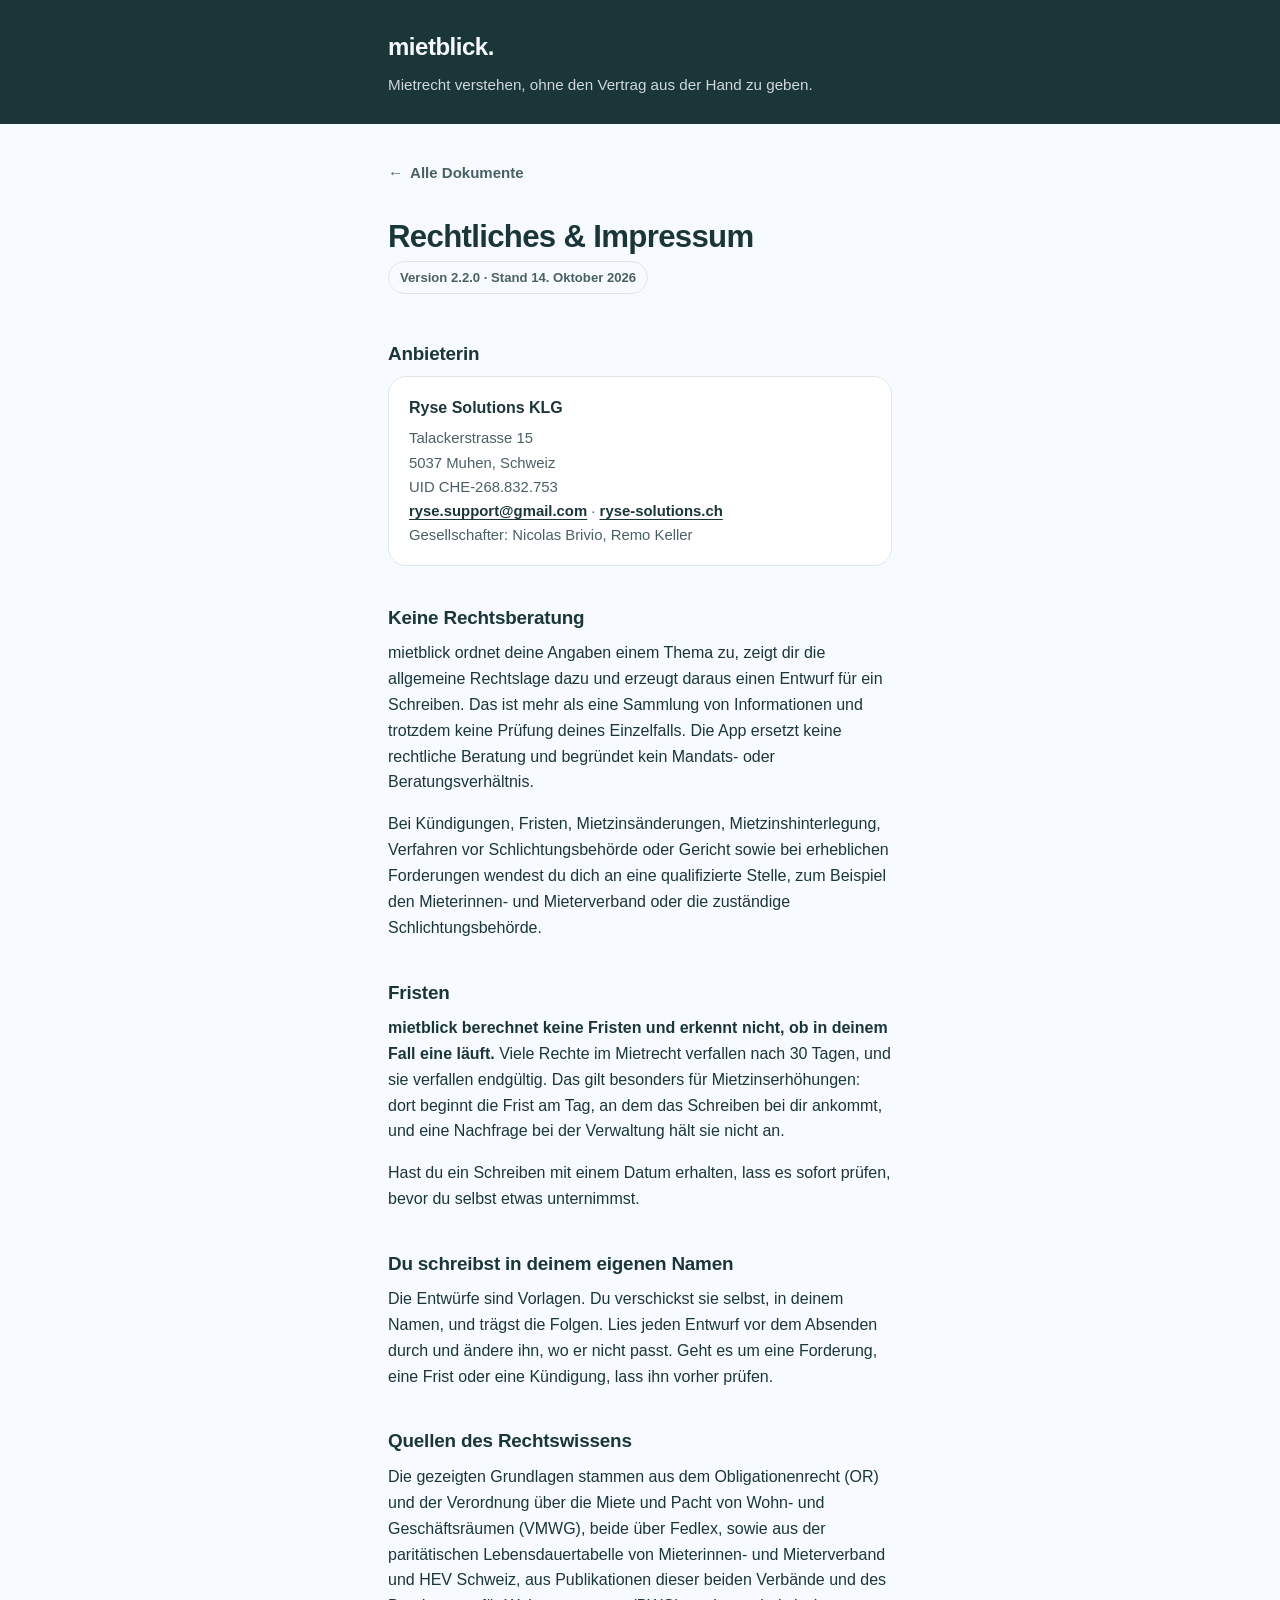
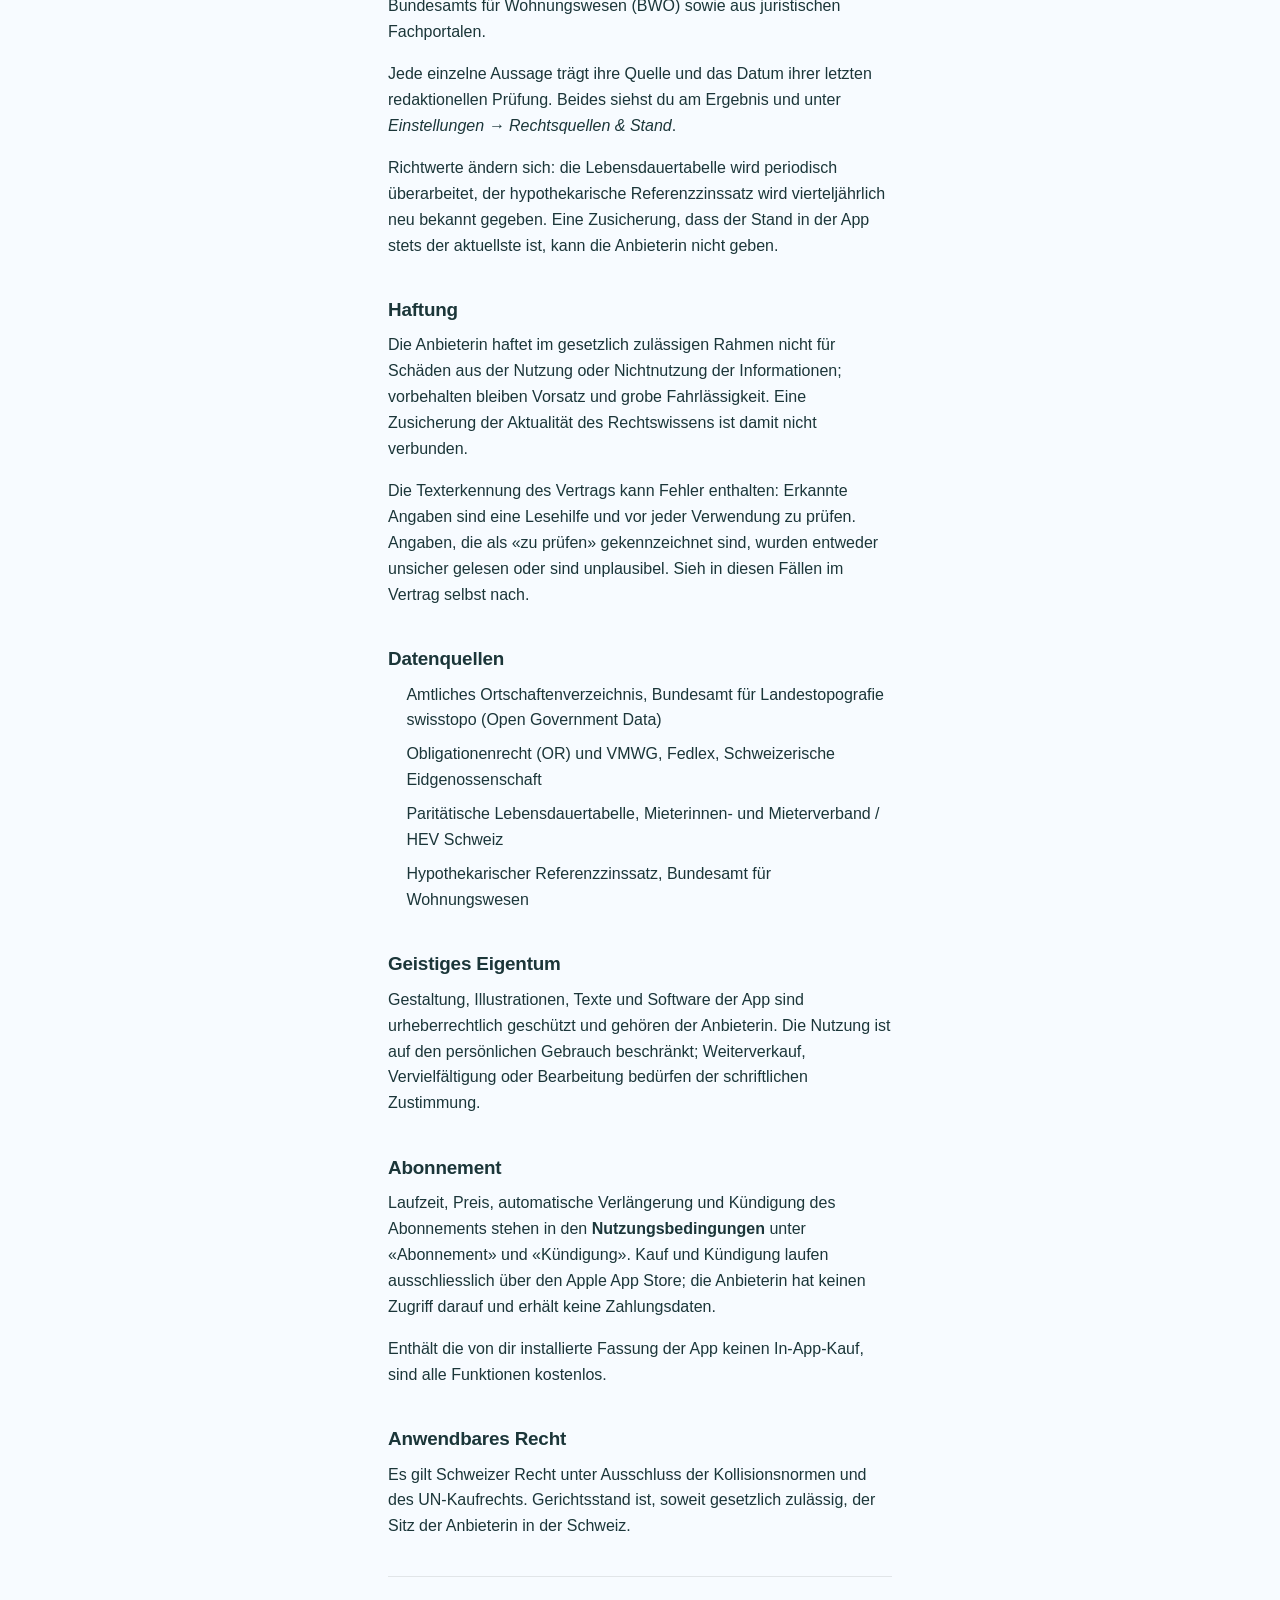
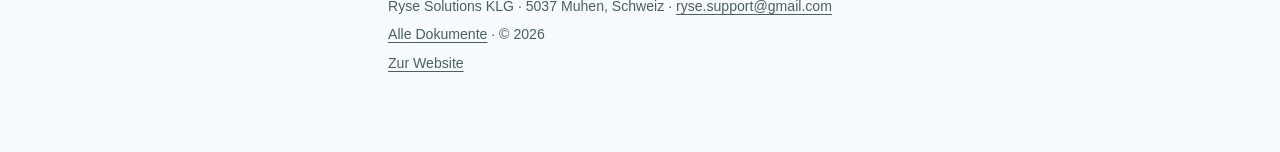
<file: mietblick-legal/rechtliches.html>
<!doctype html>
<html lang="de-CH">
<head>
<meta charset="utf-8">
<meta name="viewport" content="width=device-width, initial-scale=1">
<title>Rechtliches &amp; Impressum | mietblick</title>
<meta name="description" content="Anbieterin, keine Rechtsberatung, Fristen, Rechtsquellen">
<meta name="color-scheme" content="light dark">
<meta name="robots" content="index, follow">
<link rel="canonical" href="https://ryse-solutions.ch/mietblick-legal/rechtliches.html">
<link rel="stylesheet" href="assets/style.css">
</head>
<body>
<a class="skip" href="#inhalt">Zum Inhalt springen</a>
<header class="top">
  <div class="wrap">
    <a class="brand" href="index.html">mietblick<span class="dot" aria-hidden="true">.</span></a>
    <p class="tagline">Mietrecht verstehen, ohne den Vertrag aus der Hand zu geben.</p>
  </div>
</header>
<div class="wrap">
<nav class="back"><a href="index.html"><span aria-hidden="true">&#8592;</span> Alle Dokumente</a></nav>
<main id="inhalt">
<h1>Rechtliches &amp; Impressum</h1><p class="stamp">Version 2.2.0 · Stand 14. Oktober 2026</p>
<h2>Anbieterin</h2>
<div class="card"><p class="name">Ryse Solutions KLG</p><p class="meta">Talackerstrasse 15<br>5037 Muhen, Schweiz</p><p class="meta">UID CHE-268.832.753</p><p class="meta"><a href="mailto:ryse.support@gmail.com">ryse.support@gmail.com</a> · <a href="https://ryse-solutions.ch/">ryse-solutions.ch</a></p><p class="meta">Gesellschafter: Nicolas Brivio, Remo Keller</p></div>
<h2>Keine Rechtsberatung</h2>
<p>mietblick ordnet deine Angaben einem Thema zu, zeigt dir die allgemeine Rechtslage dazu und erzeugt daraus einen Entwurf für ein Schreiben. Das ist mehr als eine Sammlung von Informationen und trotzdem keine Prüfung deines Einzelfalls. Die App ersetzt keine rechtliche Beratung und begründet kein Mandats- oder Beratungsverhältnis.</p>
<p>Bei Kündigungen, Fristen, Mietzinsänderungen, Mietzinshinterlegung, Verfahren vor Schlichtungsbehörde oder Gericht sowie bei erheblichen Forderungen wendest du dich an eine qualifizierte Stelle, zum Beispiel den Mieterinnen- und Mieterverband oder die zuständige Schlichtungsbehörde.</p>
<h2>Fristen</h2>
<p><strong>mietblick berechnet keine Fristen und erkennt nicht, ob in deinem Fall eine läuft.</strong> Viele Rechte im Mietrecht verfallen nach 30&nbsp;Tagen, und sie verfallen endgültig. Das gilt besonders für Mietzinserhöhungen: dort beginnt die Frist am Tag, an dem das Schreiben bei dir ankommt, und eine Nachfrage bei der Verwaltung hält sie nicht an.</p>
<p>Hast du ein Schreiben mit einem Datum erhalten, lass es sofort prüfen, bevor du selbst etwas unternimmst.</p>
<h2>Du schreibst in deinem eigenen Namen</h2>
<p>Die Entwürfe sind Vorlagen. Du verschickst sie selbst, in deinem Namen, und trägst die Folgen. Lies jeden Entwurf vor dem Absenden durch und ändere ihn, wo er nicht passt. Geht es um eine Forderung, eine Frist oder eine Kündigung, lass ihn vorher prüfen.</p>
<h2>Quellen des Rechtswissens</h2>
<p>Die gezeigten Grundlagen stammen aus dem Obligationenrecht (OR) und der Verordnung über die Miete und Pacht von Wohn- und Geschäftsräumen (VMWG), beide über Fedlex, sowie aus der paritätischen Lebensdauertabelle von Mieterinnen- und Mieterverband und HEV Schweiz, aus Publikationen dieser beiden Verbände und des Bundesamts für Wohnungswesen (BWO) sowie aus juristischen Fachportalen.</p>
<p>Jede einzelne Aussage trägt ihre Quelle und das Datum ihrer letzten redaktionellen Prüfung. Beides siehst du am Ergebnis und unter <em>Einstellungen → Rechtsquellen &amp; Stand</em>.</p>
<p>Richtwerte ändern sich: die Lebensdauertabelle wird periodisch überarbeitet, der hypothekarische Referenzzinssatz wird vierteljährlich neu bekannt gegeben. Eine Zusicherung, dass der Stand in der App stets der aktuellste ist, kann die Anbieterin nicht geben.</p>
<h2>Haftung</h2>
<p>Die Anbieterin haftet im gesetzlich zulässigen Rahmen nicht für Schäden aus der Nutzung oder Nichtnutzung der Informationen; vorbehalten bleiben Vorsatz und grobe Fahrlässigkeit. Eine Zusicherung der Aktualität des Rechtswissens ist damit nicht verbunden.</p>
<p>Die Texterkennung des Vertrags kann Fehler enthalten: Erkannte Angaben sind eine Lesehilfe und vor jeder Verwendung zu prüfen. Angaben, die als «zu prüfen» gekennzeichnet sind, wurden entweder unsicher gelesen oder sind unplausibel. Sieh in diesen Fällen im Vertrag selbst nach.</p>
<h2>Datenquellen</h2>
<ul><li>Amtliches Ortschaftenverzeichnis, Bundesamt für Landestopografie swisstopo (Open Government Data)</li><li>Obligationenrecht (OR) und VMWG, Fedlex, Schweizerische Eidgenossenschaft</li><li>Paritätische Lebensdauertabelle, Mieterinnen- und Mieterverband / HEV Schweiz</li><li>Hypothekarischer Referenzzinssatz, Bundesamt für Wohnungswesen</li></ul>
<h2>Geistiges Eigentum</h2>
<p>Gestaltung, Illustrationen, Texte und Software der App sind urheberrechtlich geschützt und gehören der Anbieterin. Die Nutzung ist auf den persönlichen Gebrauch beschränkt; Weiterverkauf, Vervielfältigung oder Bearbeitung bedürfen der schriftlichen Zustimmung.</p>
<h2>Abonnement</h2>
<p>Laufzeit, Preis, automatische Verlängerung und Kündigung des Abonnements stehen in den <strong>Nutzungsbedingungen</strong> unter «Abonnement» und «Kündigung». Kauf und Kündigung laufen ausschliesslich über den Apple App Store; die Anbieterin hat keinen Zugriff darauf und erhält keine Zahlungsdaten.</p>
<p>Enthält die von dir installierte Fassung der App keinen In-App-Kauf, sind alle Funktionen kostenlos.</p>
<h2>Anwendbares Recht</h2>
<p>Es gilt Schweizer Recht unter Ausschluss der Kollisionsnormen und des UN-Kaufrechts. Gerichtsstand ist, soweit gesetzlich zulässig, der Sitz der Anbieterin in der Schweiz.</p>
</main>
<footer class="foot">
  <p>Ryse Solutions KLG &middot; 5037 Muhen, Schweiz &middot; <a href="mailto:ryse.support@gmail.com">ryse.support@gmail.com</a></p>
  <p><a href="index.html">Alle Dokumente</a> &middot; &copy; 2026</p>
  <p><a href="https://ryse-solutions.ch/">Zur Website</a></p>
</footer>
</div>
</body>
</html>
</file>
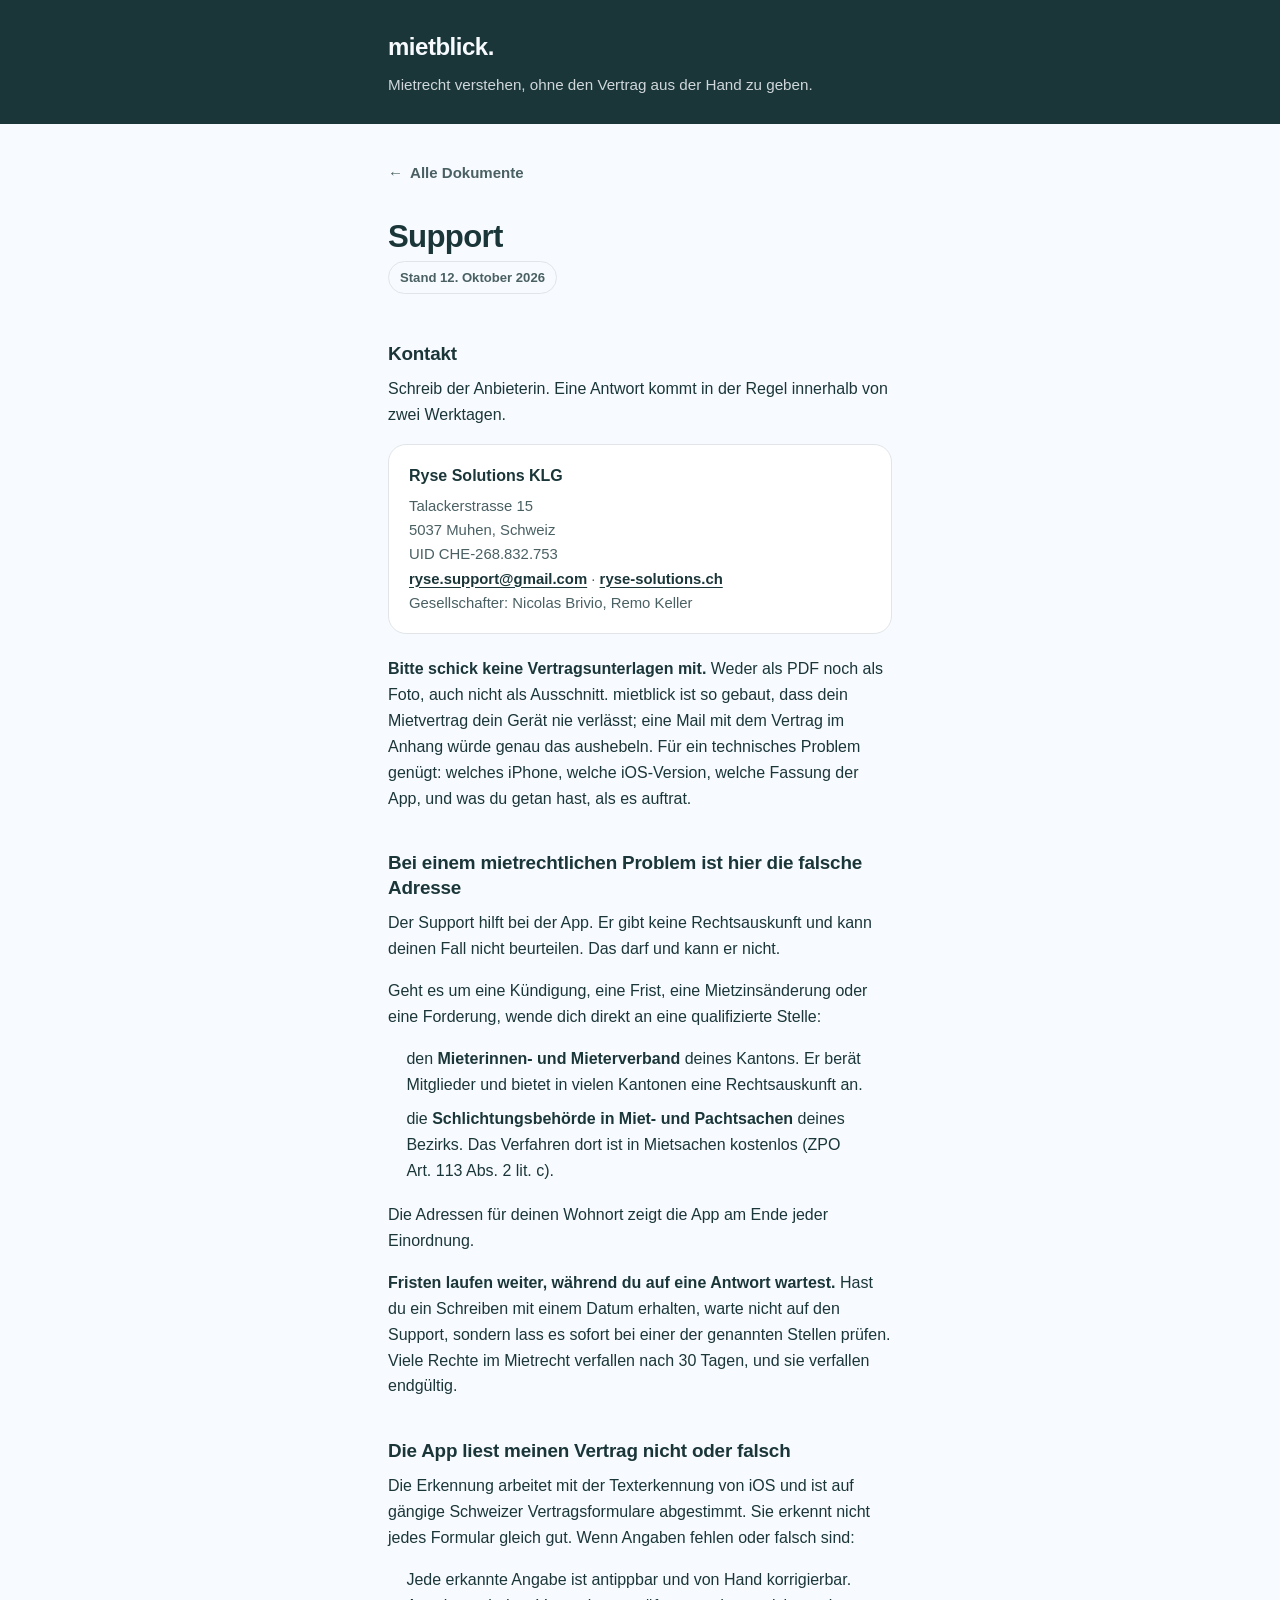
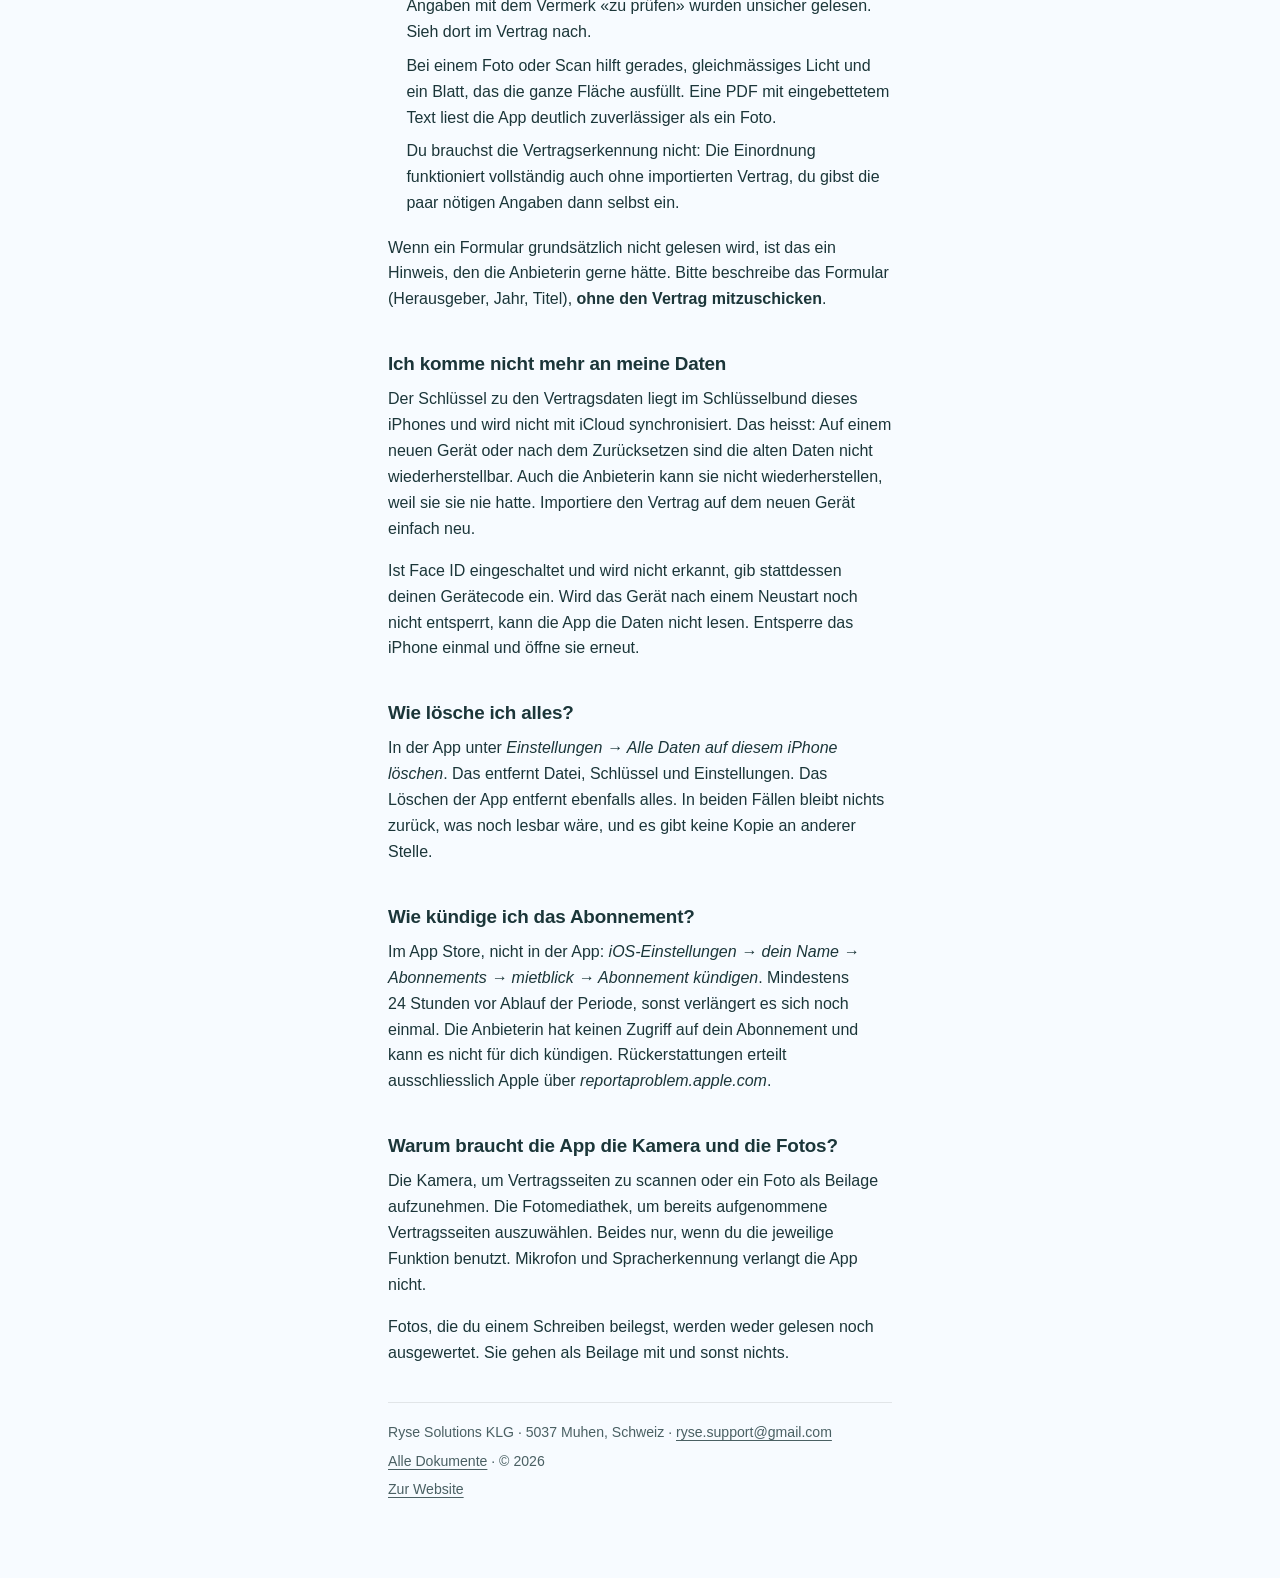
<file: mietblick-legal/support.html>
<!doctype html>
<html lang="de-CH">
<head>
<meta charset="utf-8">
<meta name="viewport" content="width=device-width, initial-scale=1">
<title>Support | mietblick</title>
<meta name="description" content="Kontakt, häufige Fragen, und wo echte Rechtsauskunft zu holen ist">
<meta name="color-scheme" content="light dark">
<meta name="robots" content="index, follow">
<link rel="canonical" href="https://ryse-solutions.ch/mietblick-legal/support.html">
<link rel="stylesheet" href="assets/style.css">
</head>
<body>
<a class="skip" href="#inhalt">Zum Inhalt springen</a>
<header class="top">
  <div class="wrap">
    <a class="brand" href="index.html">mietblick<span class="dot" aria-hidden="true">.</span></a>
    <p class="tagline">Mietrecht verstehen, ohne den Vertrag aus der Hand zu geben.</p>
  </div>
</header>
<div class="wrap">
<nav class="back"><a href="index.html"><span aria-hidden="true">&#8592;</span> Alle Dokumente</a></nav>
<main id="inhalt">
<h1>Support</h1><p class="stamp">Stand 12. Oktober 2026</p>
<h2>Kontakt</h2>
<p>Schreib der Anbieterin. Eine Antwort kommt in der Regel innerhalb von zwei Werktagen.</p>
<div class="card"><p class="name">Ryse Solutions KLG</p><p class="meta">Talackerstrasse 15<br>5037 Muhen, Schweiz</p><p class="meta">UID CHE-268.832.753</p><p class="meta"><a href="mailto:ryse.support@gmail.com">ryse.support@gmail.com</a> · <a href="https://ryse-solutions.ch/">ryse-solutions.ch</a></p><p class="meta">Gesellschafter: Nicolas Brivio, Remo Keller</p></div>
<p><strong>Bitte schick keine Vertragsunterlagen mit.</strong> Weder als PDF noch als Foto, auch nicht als Ausschnitt. mietblick ist so gebaut, dass dein Mietvertrag dein Gerät nie verlässt; eine Mail mit dem Vertrag im Anhang würde genau das aushebeln. Für ein technisches Problem genügt: welches iPhone, welche iOS-Version, welche Fassung der App, und was du getan hast, als es auftrat.</p>
<h2>Bei einem mietrechtlichen Problem ist hier die falsche Adresse</h2>
<p>Der Support hilft bei der App. Er gibt keine Rechtsauskunft und kann deinen Fall nicht beurteilen. Das darf und kann er nicht.</p>
<p>Geht es um eine Kündigung, eine Frist, eine Mietzinsänderung oder eine Forderung, wende dich direkt an eine qualifizierte Stelle:</p>
<ul><li>den <strong>Mieterinnen- und Mieterverband</strong> deines Kantons. Er berät Mitglieder und bietet in vielen Kantonen eine Rechtsauskunft an.</li><li>die <strong>Schlichtungsbehörde in Miet- und Pachtsachen</strong> deines Bezirks. Das Verfahren dort ist in Mietsachen kostenlos (ZPO Art.&nbsp;113 Abs. 2 lit. c).</li></ul>
<p>Die Adressen für deinen Wohnort zeigt die App am Ende jeder Einordnung.</p>
<p><strong>Fristen laufen weiter, während du auf eine Antwort wartest.</strong> Hast du ein Schreiben mit einem Datum erhalten, warte nicht auf den Support, sondern lass es sofort bei einer der genannten Stellen prüfen. Viele Rechte im Mietrecht verfallen nach 30&nbsp;Tagen, und sie verfallen endgültig.</p>
<h2>Die App liest meinen Vertrag nicht oder falsch</h2>
<p>Die Erkennung arbeitet mit der Texterkennung von iOS und ist auf gängige Schweizer Vertragsformulare abgestimmt. Sie erkennt nicht jedes Formular gleich gut. Wenn Angaben fehlen oder falsch sind:</p>
<ul><li>Jede erkannte Angabe ist antippbar und von Hand korrigierbar. Angaben mit dem Vermerk «zu prüfen» wurden unsicher gelesen. Sieh dort im Vertrag nach.</li><li>Bei einem Foto oder Scan hilft gerades, gleichmässiges Licht und ein Blatt, das die ganze Fläche ausfüllt. Eine PDF mit eingebettetem Text liest die App deutlich zuverlässiger als ein Foto.</li><li>Du brauchst die Vertragserkennung nicht: Die Einordnung funktioniert vollständig auch ohne importierten Vertrag, du gibst die paar nötigen Angaben dann selbst ein.</li></ul>
<p>Wenn ein Formular grundsätzlich nicht gelesen wird, ist das ein Hinweis, den die Anbieterin gerne hätte. Bitte beschreibe das Formular (Herausgeber, Jahr, Titel), <strong>ohne den Vertrag mitzuschicken</strong>.</p>
<h2>Ich komme nicht mehr an meine Daten</h2>
<p>Der Schlüssel zu den Vertragsdaten liegt im Schlüsselbund dieses iPhones und wird nicht mit iCloud synchronisiert. Das heisst: Auf einem neuen Gerät oder nach dem Zurücksetzen sind die alten Daten nicht wiederherstellbar. Auch die Anbieterin kann sie nicht wiederherstellen, weil sie sie nie hatte. Importiere den Vertrag auf dem neuen Gerät einfach neu.</p>
<p>Ist Face ID eingeschaltet und wird nicht erkannt, gib stattdessen deinen Gerätecode ein. Wird das Gerät nach einem Neustart noch nicht entsperrt, kann die App die Daten nicht lesen. Entsperre das iPhone einmal und öffne sie erneut.</p>
<h2>Wie lösche ich alles?</h2>
<p>In der App unter <em>Einstellungen → Alle Daten auf diesem iPhone löschen</em>. Das entfernt Datei, Schlüssel und Einstellungen. Das Löschen der App entfernt ebenfalls alles. In beiden Fällen bleibt nichts zurück, was noch lesbar wäre, und es gibt keine Kopie an anderer Stelle.</p>
<h2>Wie kündige ich das Abonnement?</h2>
<p>Im App Store, nicht in der App: <em>iOS-Einstellungen → dein Name → Abonnements → mietblick → Abonnement kündigen</em>. Mindestens 24&nbsp;Stunden vor Ablauf der Periode, sonst verlängert es sich noch einmal. Die Anbieterin hat keinen Zugriff auf dein Abonnement und kann es nicht für dich kündigen. Rückerstattungen erteilt ausschliesslich Apple über <em>reportaproblem.apple.com</em>.</p>
<h2>Warum braucht die App die Kamera und die Fotos?</h2>
<p>Die Kamera, um Vertragsseiten zu scannen oder ein Foto als Beilage aufzunehmen. Die Fotomediathek, um bereits aufgenommene Vertragsseiten auszuwählen. Beides nur, wenn du die jeweilige Funktion benutzt. Mikrofon und Spracherkennung verlangt die App nicht.</p>
<p>Fotos, die du einem Schreiben beilegst, werden weder gelesen noch ausgewertet. Sie gehen als Beilage mit und sonst nichts.</p>
</main>
<footer class="foot">
  <p>Ryse Solutions KLG &middot; 5037 Muhen, Schweiz &middot; <a href="mailto:ryse.support@gmail.com">ryse.support@gmail.com</a></p>
  <p><a href="index.html">Alle Dokumente</a> &middot; &copy; 2026</p>
  <p><a href="https://ryse-solutions.ch/">Zur Website</a></p>
</footer>
</div>
</body>
</html>
</file>
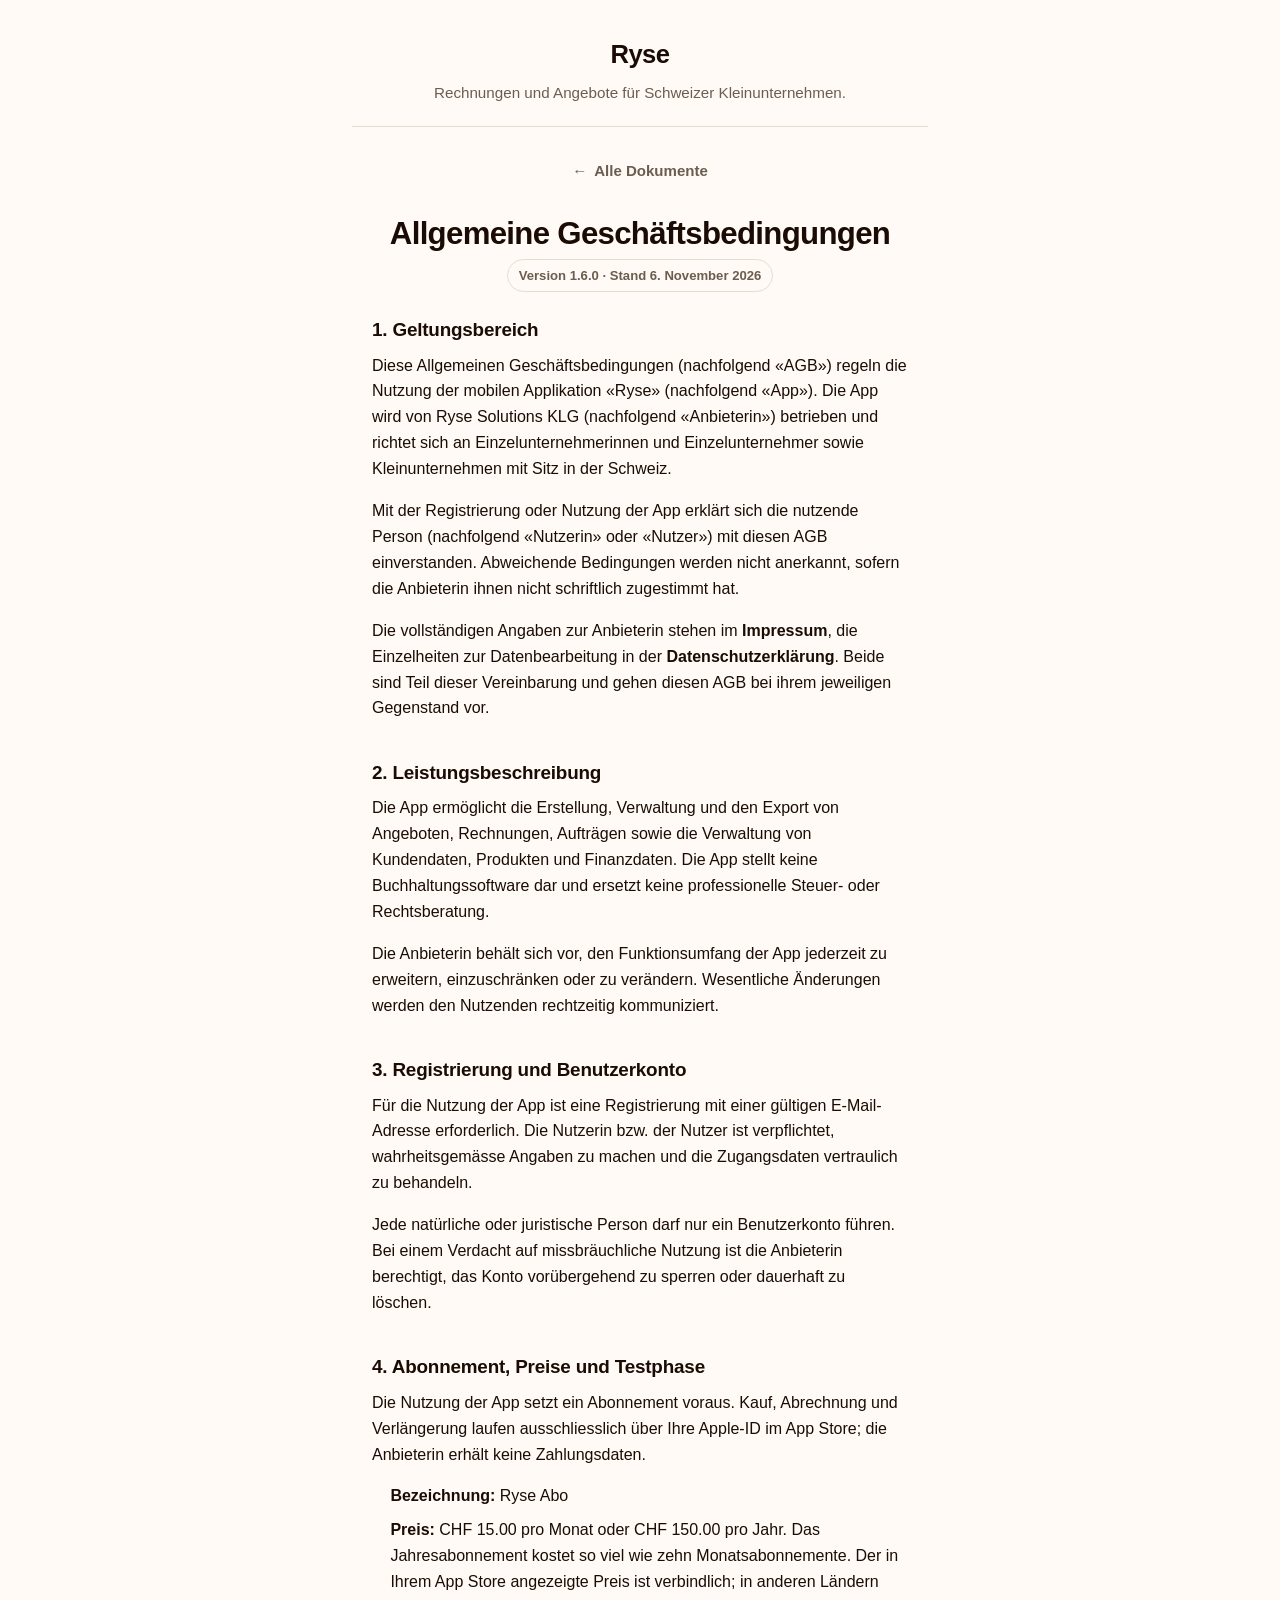
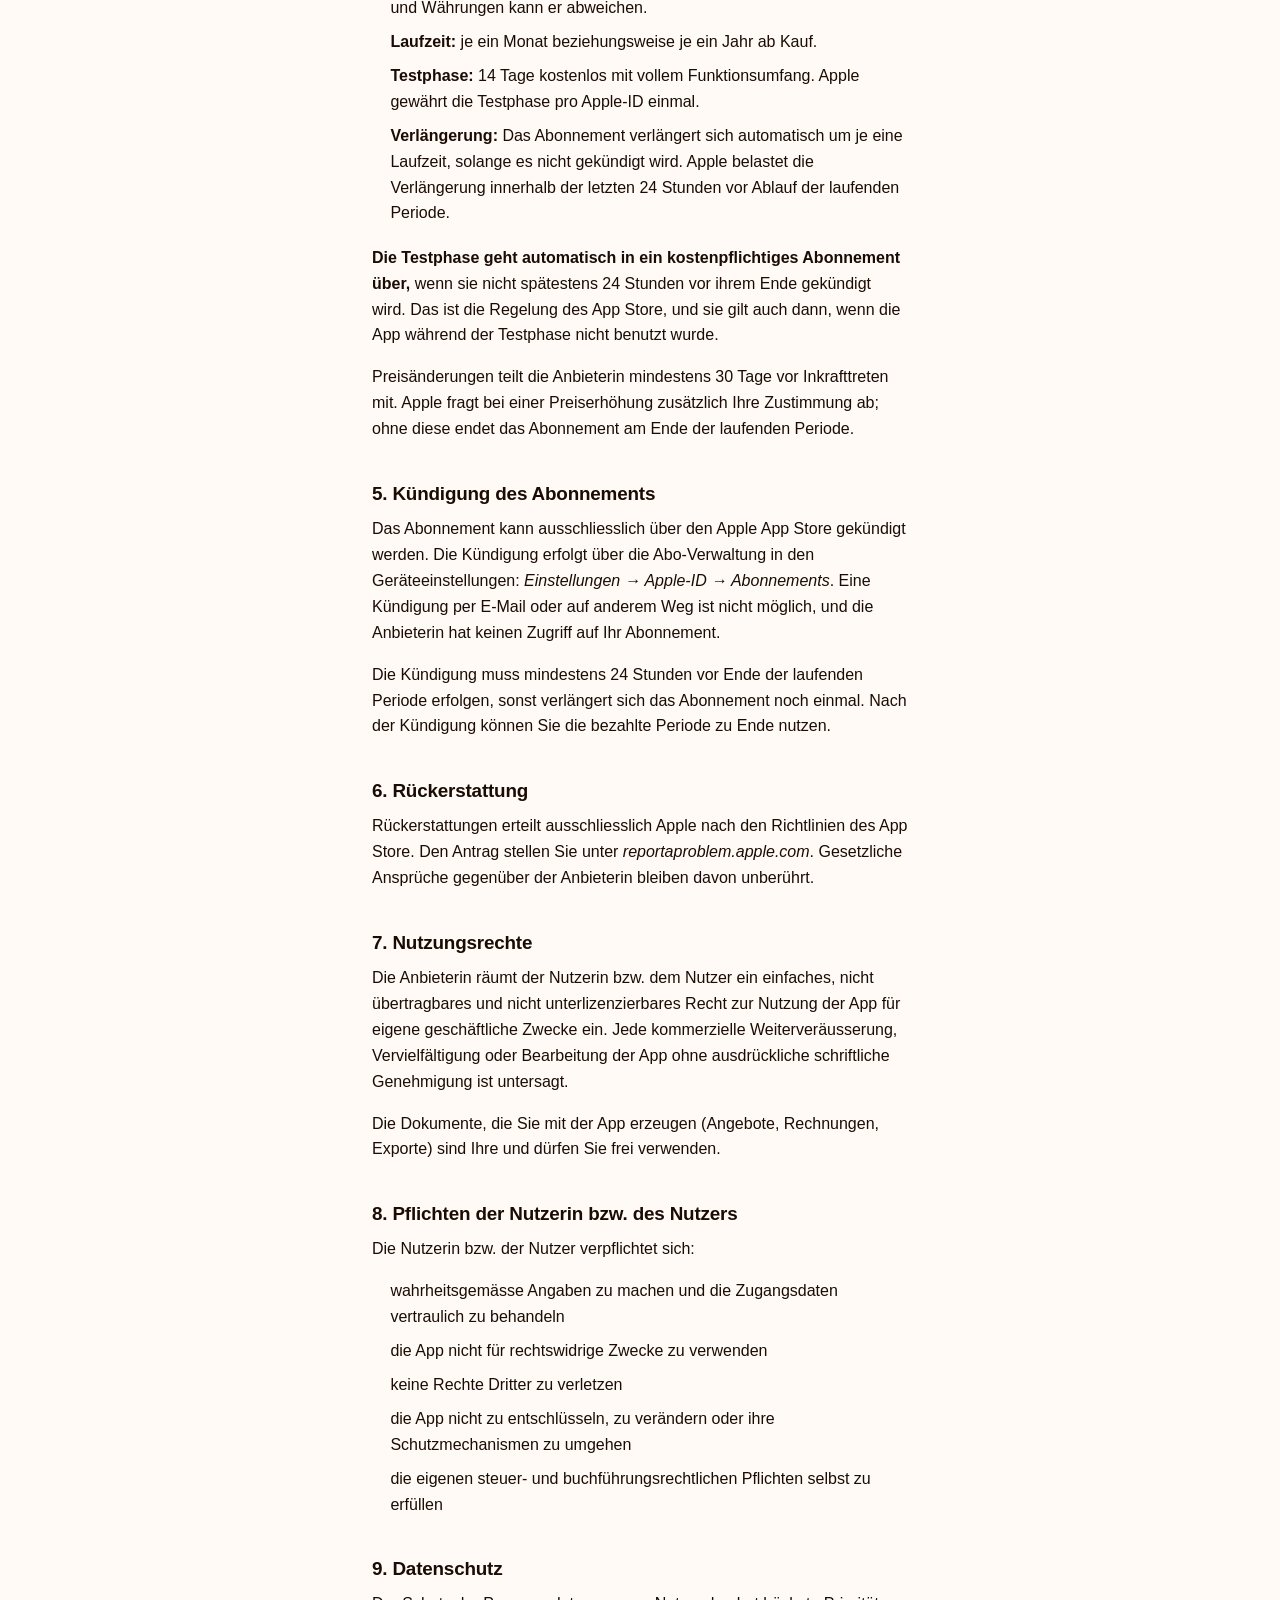
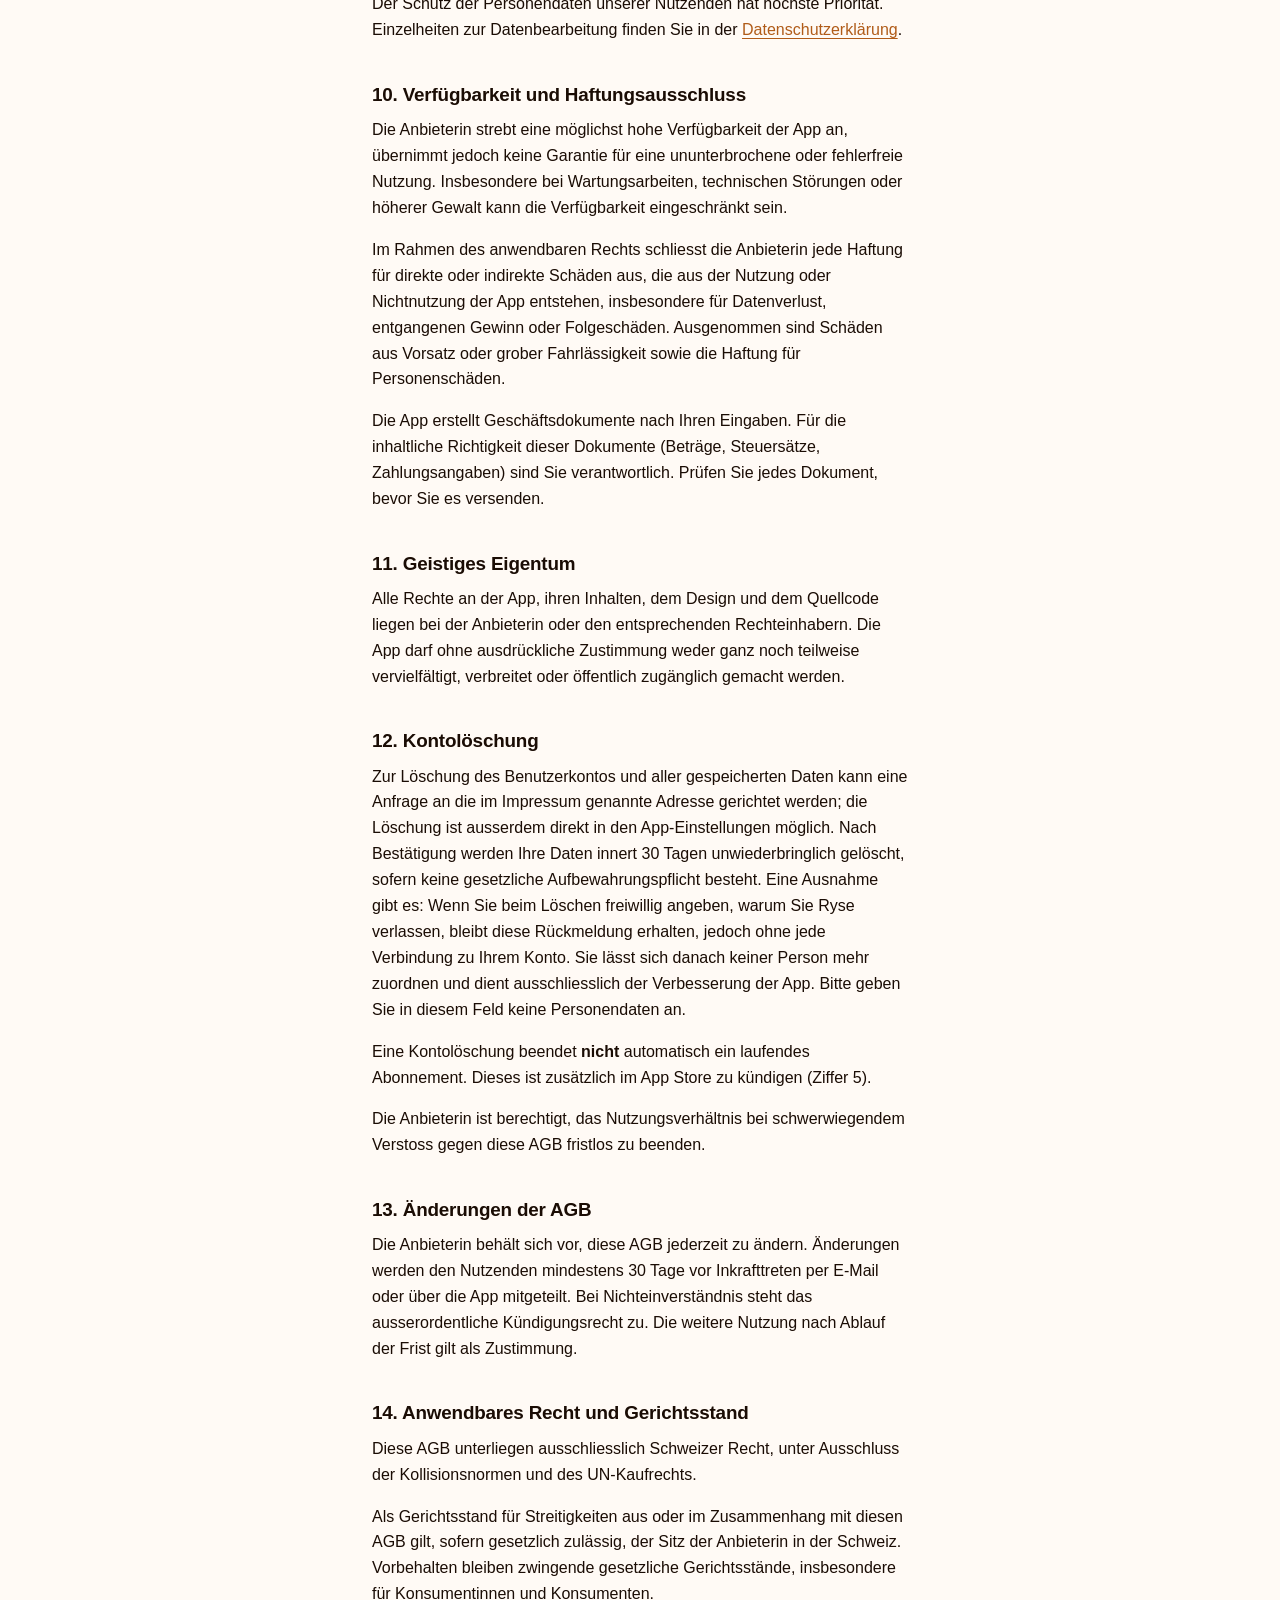
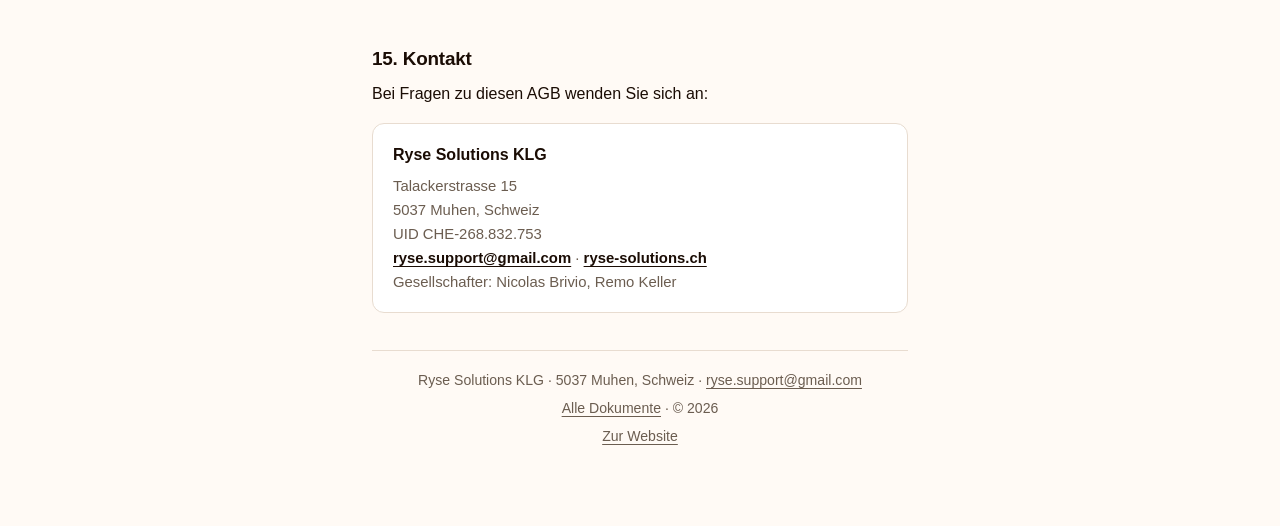
<file: ryse-legal/agb.html>
<!doctype html>
<html lang="de-CH">
<head>
<meta charset="utf-8">
<meta name="viewport" content="width=device-width, initial-scale=1">
<meta property="og:site_name" content="Ryse">
<meta property="og:locale" content="de_CH">
<meta property="og:title" content="Allgemeine Geschäftsbedingungen | Ryse">
<meta property="og:description" content="Leistungen, Abonnement und Preise, Kündigung, Haftung">
<meta property="og:url" content="https://ryse-solutions.ch/ryse-legal/agb.html">
<meta property="og:image" content="https://ryse-solutions.ch/og-image.jpg">
<meta property="og:image:width" content="1200">
<meta property="og:image:height" content="630">
<meta name="twitter:card" content="summary_large_image">
<meta name="twitter:title" content="Allgemeine Geschäftsbedingungen | Ryse">
<meta name="twitter:description" content="Leistungen, Abonnement und Preise, Kündigung, Haftung">
<meta name="twitter:image" content="https://ryse-solutions.ch/og-image.jpg">
<title>Allgemeine Geschäftsbedingungen | Ryse</title>
<meta name="description" content="Leistungen, Abonnement und Preise, Kündigung, Haftung">
<meta name="color-scheme" content="light dark">
<meta name="robots" content="index, follow">
<link rel="canonical" href="https://ryse-solutions.ch/ryse-legal/agb.html">
<link rel="stylesheet" href="assets/style.css">
<script type="application/ld+json">{"@context":"https://schema.org","@graph":[{"@type":"Organization","@id":"https://ryse-solutions.ch/#organization","name":"Ryse Solutions KLG","url":"https://ryse-solutions.ch/","logo":"https://ryse-solutions.ch/favicon.png","image":"https://ryse-solutions.ch/og-image.jpg","email":"ryse.support@gmail.com","areaServed":"CH","address":{"@type":"PostalAddress","streetAddress":"Talackerstrasse 15","postalCode":"5037","addressLocality":"Muhen","addressRegion":"AG","addressCountry":"CH"},"vatID":"CHE-268.832.753","founder":[{"@type":"Person","name":"Nicolas Brivio"},{"@type":"Person","name":"Remo Keller"}]},{"@type":"WebSite","@id":"https://ryse-solutions.ch/#website","url":"https://ryse-solutions.ch/","name":"Ryse","inLanguage":"de-CH","publisher":{"@id":"https://ryse-solutions.ch/#organization"}},{"@type":"WebPage","@id":"https://ryse-solutions.ch/ryse-legal/agb.html#seite","url":"https://ryse-solutions.ch/ryse-legal/agb.html","name":"Allgemeine Geschäftsbedingungen","description":"Leistungen, Abonnement und Preise, Kündigung, Haftung","inLanguage":"de-CH","isPartOf":{"@id":"https://ryse-solutions.ch/#website"}},{"@type":"BreadcrumbList","@id":"https://ryse-solutions.ch/ryse-legal/agb.html#krumen","itemListElement":[{"@type":"ListItem","position":1,"name":"Start","item":"https://ryse-solutions.ch/"},{"@type":"ListItem","position":2,"name":"AGB","item":"https://ryse-solutions.ch/ryse-legal/agb.html"}]}]}</script>
</head>
<body class="plain">
<a class="skip" href="#inhalt">Zum Inhalt springen</a>
<header class="top">
  <div class="wrap">
    <a class="brand" href="index.html">Ryse</a>
    <p class="tagline">Rechnungen und Angebote für Schweizer Kleinunternehmen.</p>
  </div>
</header>
<div class="wrap">
<nav class="back"><a href="index.html"><span aria-hidden="true">&#8592;</span> Alle Dokumente</a></nav>
<main id="inhalt">
<h1>Allgemeine Geschäftsbedingungen</h1><p class="stamp">Version 1.6.0 · Stand 6. November 2026</p>
<h2>1. Geltungsbereich</h2>
<p>Diese Allgemeinen Geschäftsbedingungen (nachfolgend «AGB») regeln die Nutzung der mobilen Applikation «Ryse» (nachfolgend «App»). Die App wird von Ryse Solutions KLG (nachfolgend «Anbieterin») betrieben und richtet sich an Einzelunternehmerinnen und Einzelunternehmer sowie Kleinunternehmen mit Sitz in der Schweiz.</p>
<p>Mit der Registrierung oder Nutzung der App erklärt sich die nutzende Person (nachfolgend «Nutzerin» oder «Nutzer») mit diesen AGB einverstanden. Abweichende Bedingungen werden nicht anerkannt, sofern die Anbieterin ihnen nicht schriftlich zugestimmt hat.</p>
<p>Die vollständigen Angaben zur Anbieterin stehen im <strong>Impressum</strong>, die Einzelheiten zur Datenbearbeitung in der <strong>Datenschutzerklärung</strong>. Beide sind Teil dieser Vereinbarung und gehen diesen AGB bei ihrem jeweiligen Gegenstand vor.</p>
<h2>2. Leistungsbeschreibung</h2>
<p>Die App ermöglicht die Erstellung, Verwaltung und den Export von Angeboten, Rechnungen, Aufträgen sowie die Verwaltung von Kundendaten, Produkten und Finanzdaten. Die App stellt keine Buchhaltungssoftware dar und ersetzt keine professionelle Steuer- oder Rechtsberatung.</p>
<p>Die Anbieterin behält sich vor, den Funktionsumfang der App jederzeit zu erweitern, einzuschränken oder zu verändern. Wesentliche Änderungen werden den Nutzenden rechtzeitig kommuniziert.</p>
<h2>3. Registrierung und Benutzerkonto</h2>
<p>Für die Nutzung der App ist eine Registrierung mit einer gültigen E-Mail-Adresse erforderlich. Die Nutzerin bzw. der Nutzer ist verpflichtet, wahrheitsgemässe Angaben zu machen und die Zugangsdaten vertraulich zu behandeln.</p>
<p>Jede natürliche oder juristische Person darf nur ein Benutzerkonto führen. Bei einem Verdacht auf missbräuchliche Nutzung ist die Anbieterin berechtigt, das Konto vorübergehend zu sperren oder dauerhaft zu löschen.</p>
<h2>4. Abonnement, Preise und Testphase</h2>
<p>Die Nutzung der App setzt ein Abonnement voraus. Kauf, Abrechnung und Verlängerung laufen ausschliesslich über Ihre Apple-ID im App Store; die Anbieterin erhält keine Zahlungsdaten.</p>
<ul><li><strong>Bezeichnung:</strong> Ryse Abo</li><li><strong>Preis:</strong> CHF&nbsp;15.00 pro Monat oder CHF&nbsp;150.00 pro Jahr. Das Jahresabonnement kostet so viel wie zehn Monatsabonnemente. Der in Ihrem App Store angezeigte Preis ist verbindlich; in anderen Ländern und Währungen kann er abweichen.</li><li><strong>Laufzeit:</strong> je ein Monat beziehungsweise je ein Jahr ab Kauf.</li><li><strong>Testphase:</strong> 14&nbsp;Tage kostenlos mit vollem Funktionsumfang. Apple gewährt die Testphase pro Apple-ID einmal.</li><li><strong>Verlängerung:</strong> Das Abonnement verlängert sich automatisch um je eine Laufzeit, solange es nicht gekündigt wird. Apple belastet die Verlängerung innerhalb der letzten 24&nbsp;Stunden vor Ablauf der laufenden Periode.</li></ul>
<p><strong>Die Testphase geht automatisch in ein kostenpflichtiges Abonnement über,</strong> wenn sie nicht spätestens 24&nbsp;Stunden vor ihrem Ende gekündigt wird. Das ist die Regelung des App Store, und sie gilt auch dann, wenn die App während der Testphase nicht benutzt wurde.</p>
<p>Preisänderungen teilt die Anbieterin mindestens 30&nbsp;Tage vor Inkrafttreten mit. Apple fragt bei einer Preiserhöhung zusätzlich Ihre Zustimmung ab; ohne diese endet das Abonnement am Ende der laufenden Periode.</p>
<h2>5. Kündigung des Abonnements</h2>
<p>Das Abonnement kann ausschliesslich über den Apple App Store gekündigt werden. Die Kündigung erfolgt über die Abo-Verwaltung in den Geräteeinstellungen: <em>Einstellungen → Apple-ID → Abonnements</em>. Eine Kündigung per E-Mail oder auf anderem Weg ist nicht möglich, und die Anbieterin hat keinen Zugriff auf Ihr Abonnement.</p>
<p>Die Kündigung muss mindestens 24&nbsp;Stunden vor Ende der laufenden Periode erfolgen, sonst verlängert sich das Abonnement noch einmal. Nach der Kündigung können Sie die bezahlte Periode zu Ende nutzen.</p>
<h2>6. Rückerstattung</h2>
<p>Rückerstattungen erteilt ausschliesslich Apple nach den Richtlinien des App Store. Den Antrag stellen Sie unter <em>reportaproblem.apple.com</em>. Gesetzliche Ansprüche gegenüber der Anbieterin bleiben davon unberührt.</p>
<h2>7. Nutzungsrechte</h2>
<p>Die Anbieterin räumt der Nutzerin bzw. dem Nutzer ein einfaches, nicht übertragbares und nicht unterlizenzierbares Recht zur Nutzung der App für eigene geschäftliche Zwecke ein. Jede kommerzielle Weiterveräusserung, Vervielfältigung oder Bearbeitung der App ohne ausdrückliche schriftliche Genehmigung ist untersagt.</p>
<p>Die Dokumente, die Sie mit der App erzeugen (Angebote, Rechnungen, Exporte) sind Ihre und dürfen Sie frei verwenden.</p>
<h2>8. Pflichten der Nutzerin bzw. des Nutzers</h2>
<p>Die Nutzerin bzw. der Nutzer verpflichtet sich:</p>
<ul><li>wahrheitsgemässe Angaben zu machen und die Zugangsdaten vertraulich zu behandeln</li><li>die App nicht für rechtswidrige Zwecke zu verwenden</li><li>keine Rechte Dritter zu verletzen</li><li>die App nicht zu entschlüsseln, zu verändern oder ihre Schutzmechanismen zu umgehen</li><li>die eigenen steuer- und buchführungsrechtlichen Pflichten selbst zu erfüllen</li></ul>
<h2>9. Datenschutz</h2>
<p>Der Schutz der Personendaten unserer Nutzenden hat höchste Priorität. Einzelheiten zur Datenbearbeitung finden Sie in der <a href="datenschutz.html">Datenschutzerklärung</a>.</p>
<h2>10. Verfügbarkeit und Haftungsausschluss</h2>
<p>Die Anbieterin strebt eine möglichst hohe Verfügbarkeit der App an, übernimmt jedoch keine Garantie für eine ununterbrochene oder fehlerfreie Nutzung. Insbesondere bei Wartungsarbeiten, technischen Störungen oder höherer Gewalt kann die Verfügbarkeit eingeschränkt sein.</p>
<p>Im Rahmen des anwendbaren Rechts schliesst die Anbieterin jede Haftung für direkte oder indirekte Schäden aus, die aus der Nutzung oder Nichtnutzung der App entstehen, insbesondere für Datenverlust, entgangenen Gewinn oder Folgeschäden. Ausgenommen sind Schäden aus Vorsatz oder grober Fahrlässigkeit sowie die Haftung für Personenschäden.</p>
<p>Die App erstellt Geschäftsdokumente nach Ihren Eingaben. Für die inhaltliche Richtigkeit dieser Dokumente (Beträge, Steuersätze, Zahlungsangaben) sind Sie verantwortlich. Prüfen Sie jedes Dokument, bevor Sie es versenden.</p>
<h2>11. Geistiges Eigentum</h2>
<p>Alle Rechte an der App, ihren Inhalten, dem Design und dem Quellcode liegen bei der Anbieterin oder den entsprechenden Rechteinhabern. Die App darf ohne ausdrückliche Zustimmung weder ganz noch teilweise vervielfältigt, verbreitet oder öffentlich zugänglich gemacht werden.</p>
<h2>12. Kontolöschung</h2>
<p>Zur Löschung des Benutzerkontos und aller gespeicherten Daten kann eine Anfrage an die im Impressum genannte Adresse gerichtet werden; die Löschung ist ausserdem direkt in den App-Einstellungen möglich. Nach Bestätigung werden Ihre Daten innert 30&nbsp;Tagen unwiederbringlich gelöscht, sofern keine gesetzliche Aufbewahrungspflicht besteht. Eine Ausnahme gibt es: Wenn Sie beim Löschen freiwillig angeben, warum Sie Ryse verlassen, bleibt diese Rückmeldung erhalten, jedoch ohne jede Verbindung zu Ihrem Konto. Sie lässt sich danach keiner Person mehr zuordnen und dient ausschliesslich der Verbesserung der App. Bitte geben Sie in diesem Feld keine Personendaten an.</p>
<p>Eine Kontolöschung beendet <strong>nicht</strong> automatisch ein laufendes Abonnement. Dieses ist zusätzlich im App Store zu kündigen (Ziffer 5).</p>
<p>Die Anbieterin ist berechtigt, das Nutzungsverhältnis bei schwerwiegendem Verstoss gegen diese AGB fristlos zu beenden.</p>
<h2>13. Änderungen der AGB</h2>
<p>Die Anbieterin behält sich vor, diese AGB jederzeit zu ändern. Änderungen werden den Nutzenden mindestens 30&nbsp;Tage vor Inkrafttreten per E-Mail oder über die App mitgeteilt. Bei Nichteinverständnis steht das ausserordentliche Kündigungsrecht zu. Die weitere Nutzung nach Ablauf der Frist gilt als Zustimmung.</p>
<h2>14. Anwendbares Recht und Gerichtsstand</h2>
<p>Diese AGB unterliegen ausschliesslich Schweizer Recht, unter Ausschluss der Kollisionsnormen und des UN-Kaufrechts.</p>
<p>Als Gerichtsstand für Streitigkeiten aus oder im Zusammenhang mit diesen AGB gilt, sofern gesetzlich zulässig, der Sitz der Anbieterin in der Schweiz. Vorbehalten bleiben zwingende gesetzliche Gerichtsstände, insbesondere für Konsumentinnen und Konsumenten.</p>
<h2>15. Kontakt</h2>
<p>Bei Fragen zu diesen AGB wenden Sie sich an:</p>
<div class="card"><p class="name">Ryse Solutions KLG</p><p class="meta">Talackerstrasse 15<br>5037 Muhen, Schweiz</p><p class="meta">UID CHE-268.832.753</p><p class="meta"><a href="mailto:ryse.support@gmail.com">ryse.support@gmail.com</a> · <a href="https://ryse-solutions.ch/">ryse-solutions.ch</a></p><p class="meta">Gesellschafter: Nicolas Brivio, Remo Keller</p></div>
</main>
<footer class="foot">
  <p>Ryse Solutions KLG &middot; 5037 Muhen, Schweiz &middot; <a href="mailto:ryse.support@gmail.com">ryse.support@gmail.com</a></p>
  <p><a href="index.html">Alle Dokumente</a> &middot; &copy; 2026</p>
  <p><a href="https://ryse-solutions.ch/">Zur Website</a></p>
</footer>
</div>
</body>
</html>
</file>
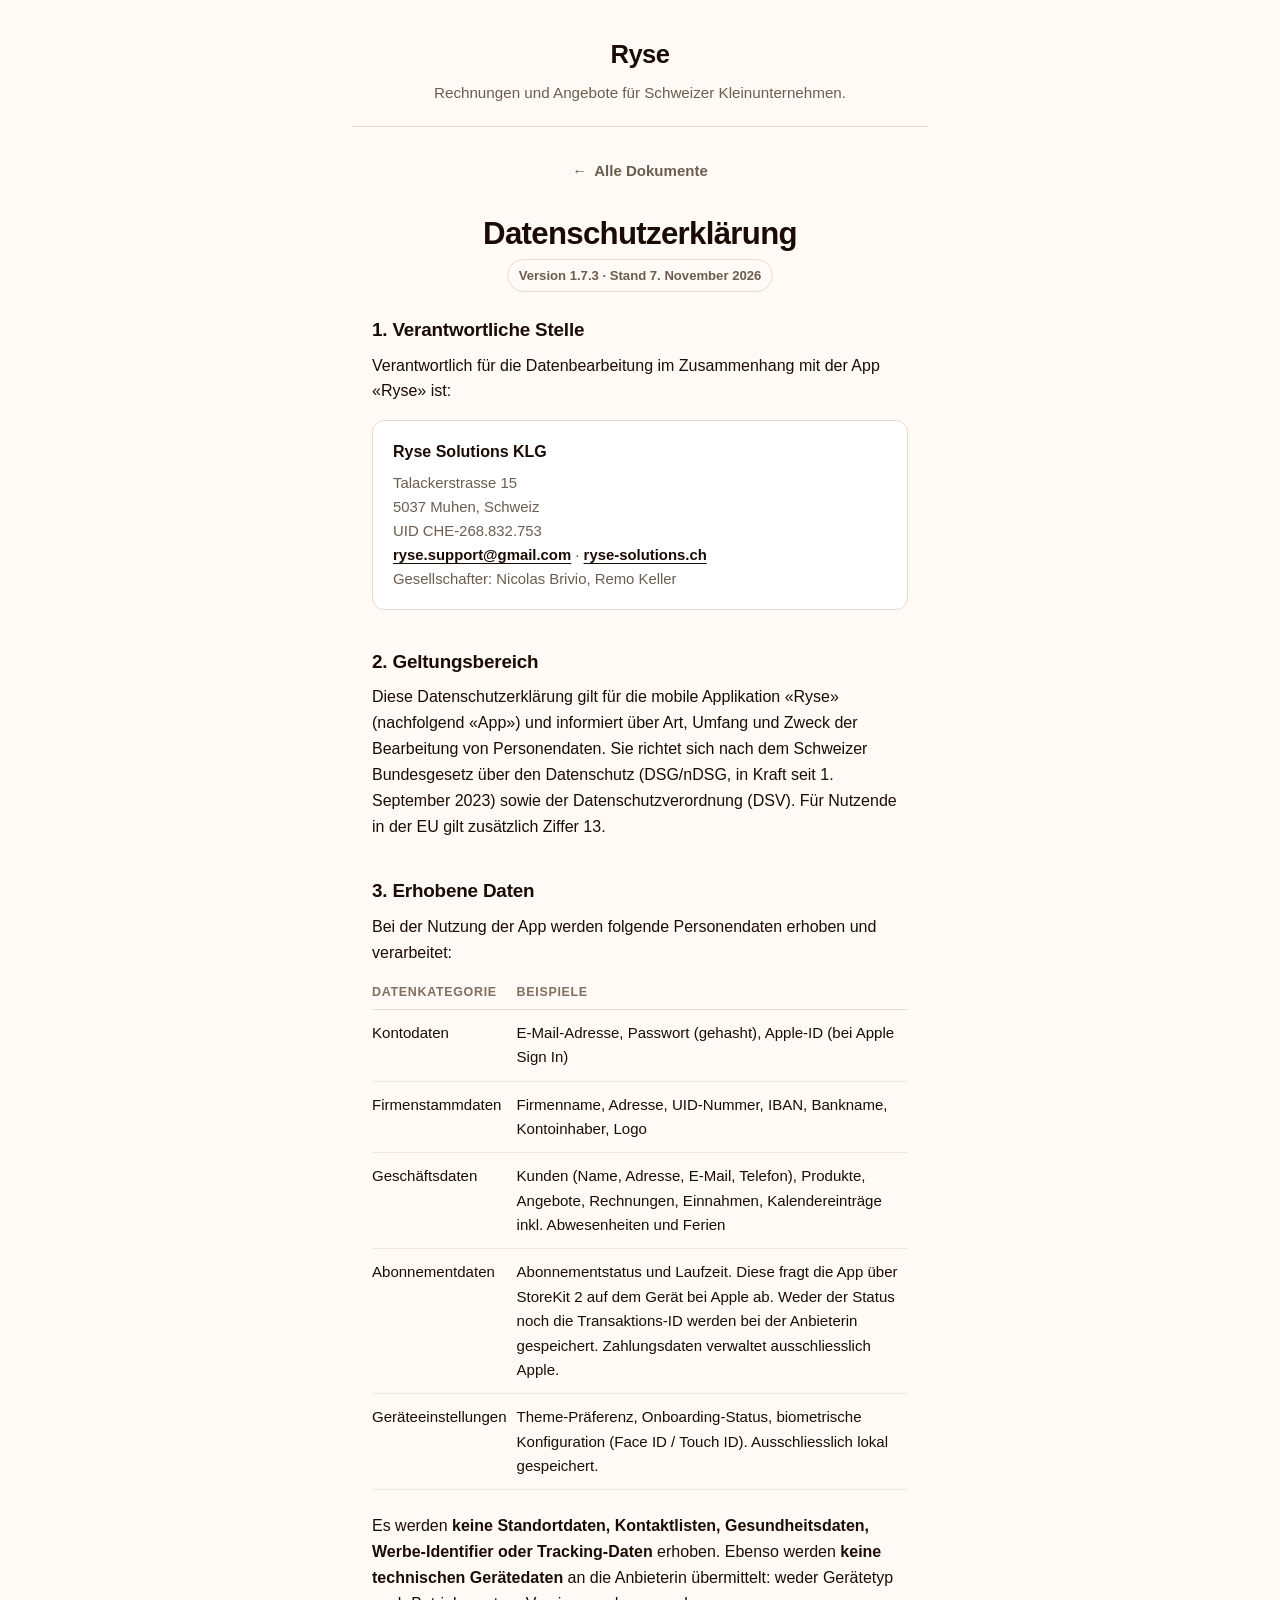
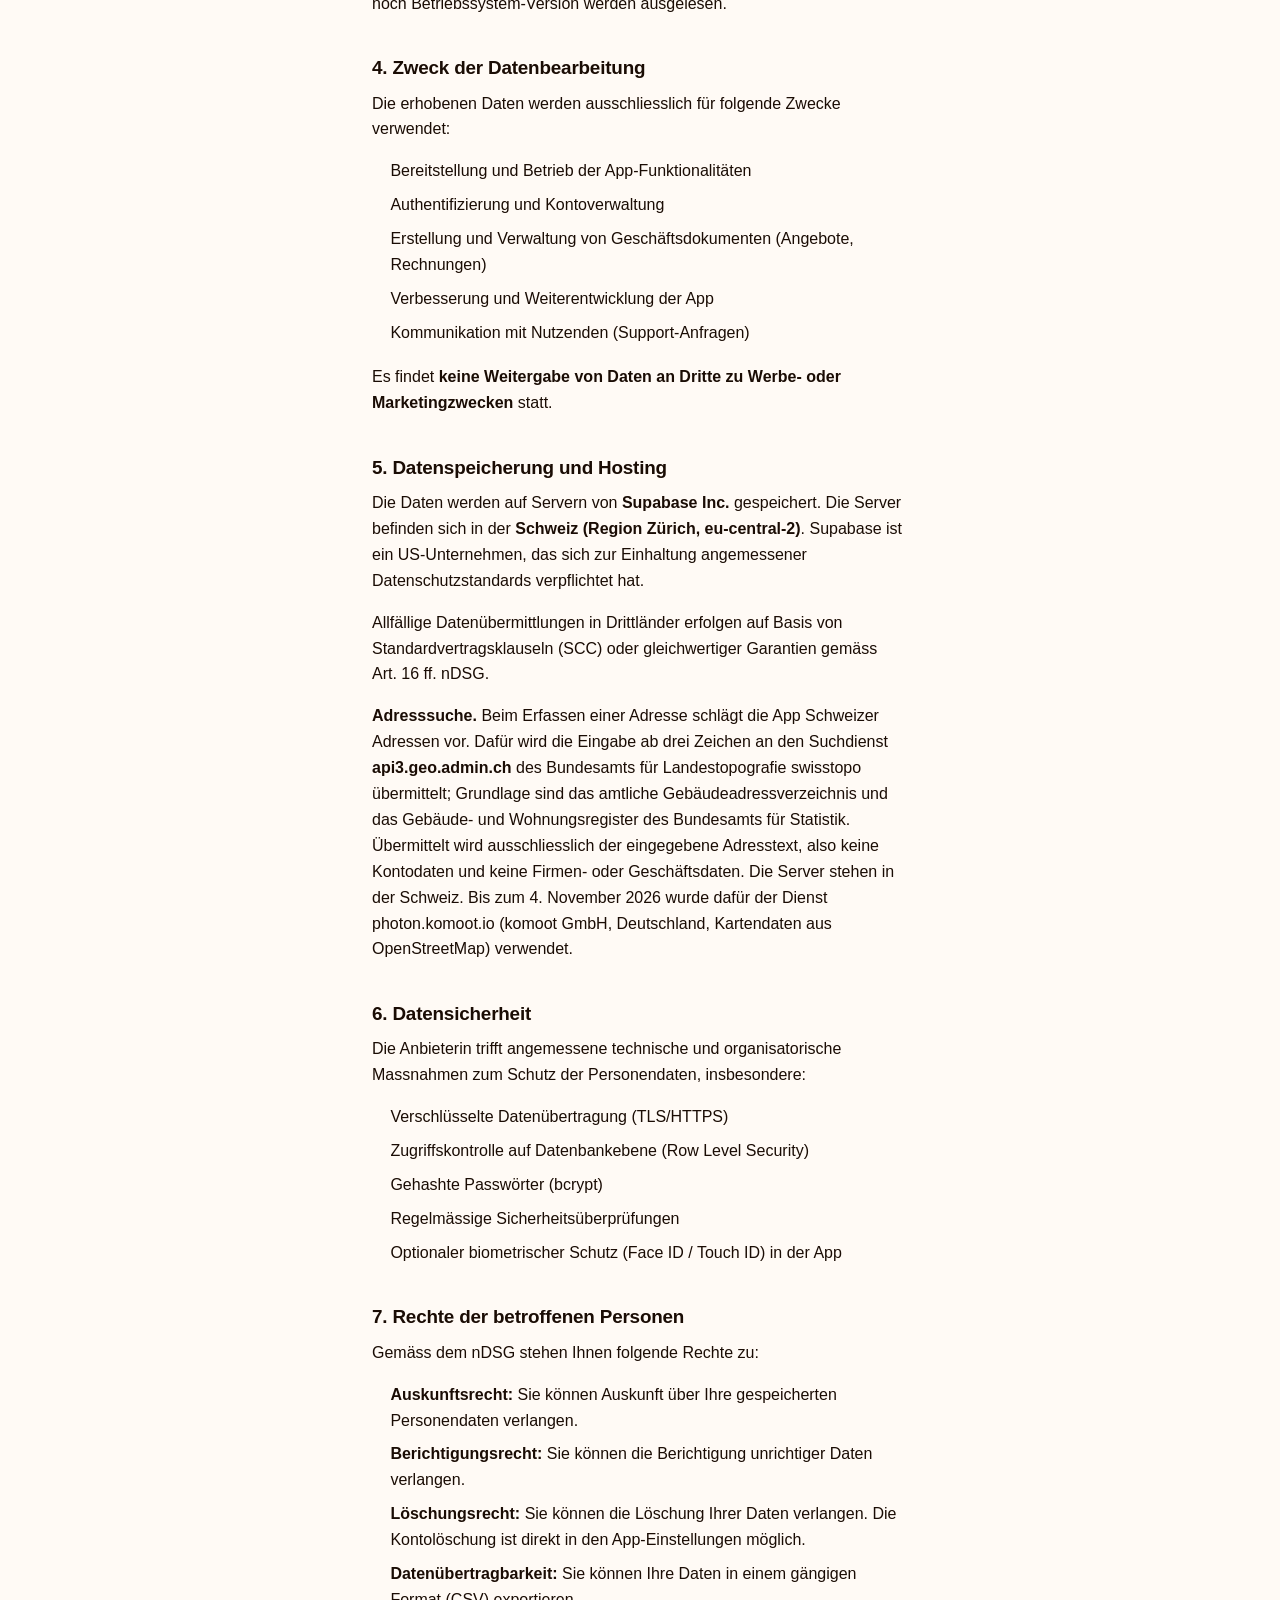
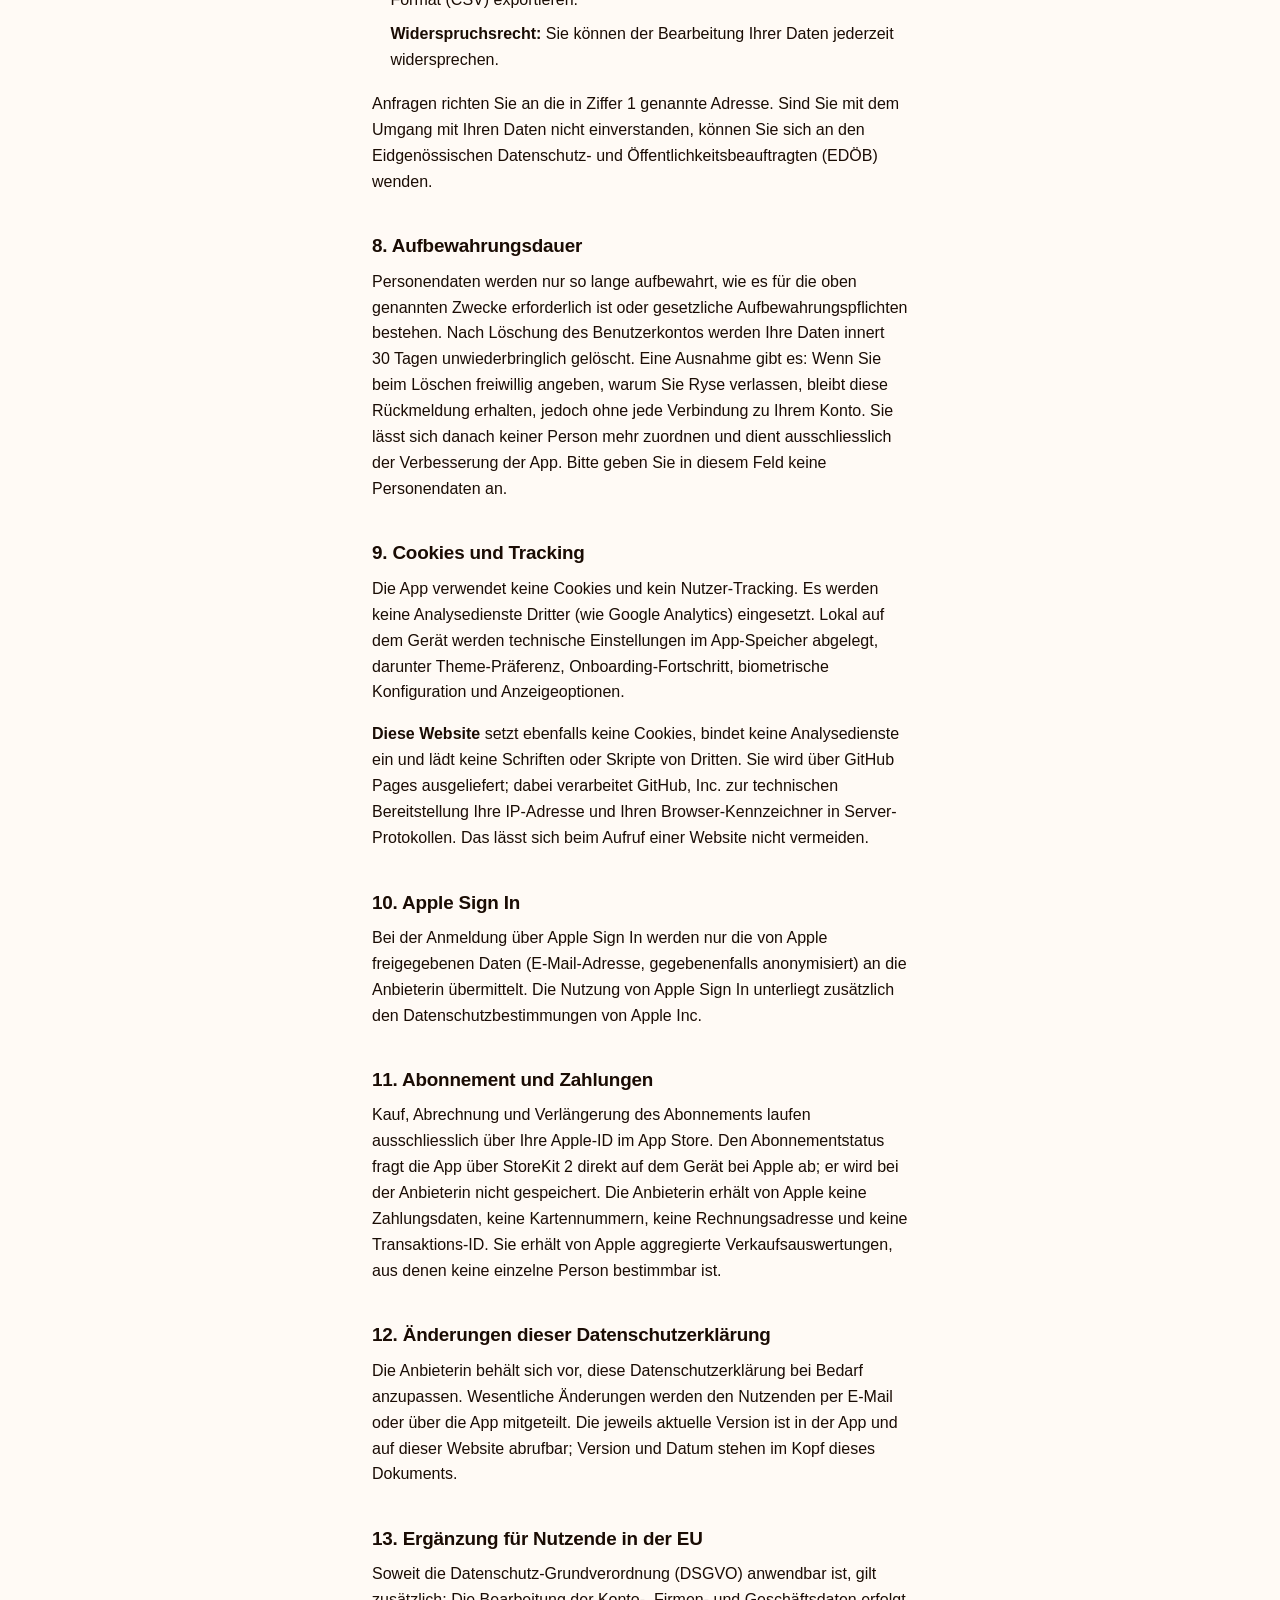
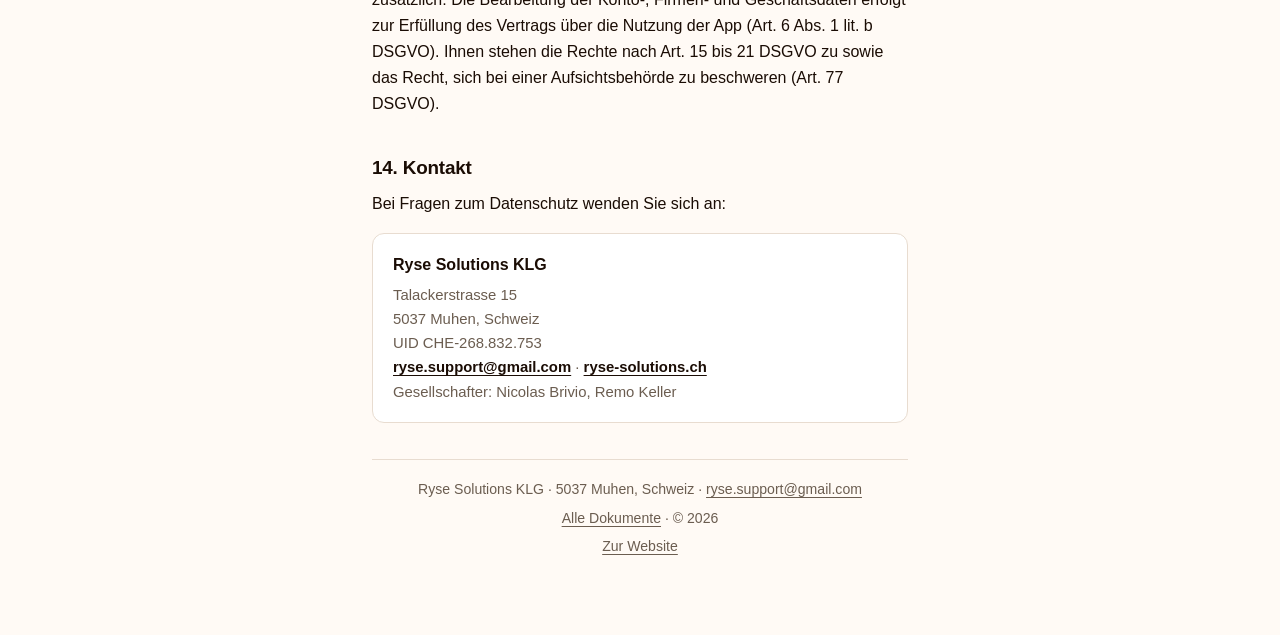
<file: ryse-legal/datenschutz.html>
<!doctype html>
<html lang="de-CH">
<head>
<meta charset="utf-8">
<meta name="viewport" content="width=device-width, initial-scale=1">
<meta property="og:site_name" content="Ryse">
<meta property="og:locale" content="de_CH">
<meta property="og:title" content="Datenschutzerklärung | Ryse">
<meta property="og:description" content="Welche Personendaten bearbeitet werden, wo sie liegen und welche Rechte Sie haben">
<meta property="og:url" content="https://ryse-solutions.ch/ryse-legal/datenschutz.html">
<meta property="og:image" content="https://ryse-solutions.ch/og-image.jpg">
<meta property="og:image:width" content="1200">
<meta property="og:image:height" content="630">
<meta name="twitter:card" content="summary_large_image">
<meta name="twitter:title" content="Datenschutzerklärung | Ryse">
<meta name="twitter:description" content="Welche Personendaten bearbeitet werden, wo sie liegen und welche Rechte Sie haben">
<meta name="twitter:image" content="https://ryse-solutions.ch/og-image.jpg">
<title>Datenschutzerklärung | Ryse</title>
<meta name="description" content="Welche Personendaten bearbeitet werden, wo sie liegen und welche Rechte Sie haben">
<meta name="color-scheme" content="light dark">
<meta name="robots" content="index, follow">
<link rel="canonical" href="https://ryse-solutions.ch/ryse-legal/datenschutz.html">
<link rel="stylesheet" href="assets/style.css">
<script type="application/ld+json">{"@context":"https://schema.org","@graph":[{"@type":"Organization","@id":"https://ryse-solutions.ch/#organization","name":"Ryse Solutions KLG","url":"https://ryse-solutions.ch/","logo":"https://ryse-solutions.ch/favicon.png","image":"https://ryse-solutions.ch/og-image.jpg","email":"ryse.support@gmail.com","areaServed":"CH","address":{"@type":"PostalAddress","streetAddress":"Talackerstrasse 15","postalCode":"5037","addressLocality":"Muhen","addressRegion":"AG","addressCountry":"CH"},"vatID":"CHE-268.832.753","founder":[{"@type":"Person","name":"Nicolas Brivio"},{"@type":"Person","name":"Remo Keller"}]},{"@type":"WebSite","@id":"https://ryse-solutions.ch/#website","url":"https://ryse-solutions.ch/","name":"Ryse","inLanguage":"de-CH","publisher":{"@id":"https://ryse-solutions.ch/#organization"}},{"@type":"WebPage","@id":"https://ryse-solutions.ch/ryse-legal/datenschutz.html#seite","url":"https://ryse-solutions.ch/ryse-legal/datenschutz.html","name":"Datenschutzerklärung","description":"Welche Personendaten bearbeitet werden, wo sie liegen und welche Rechte Sie haben","inLanguage":"de-CH","isPartOf":{"@id":"https://ryse-solutions.ch/#website"}},{"@type":"BreadcrumbList","@id":"https://ryse-solutions.ch/ryse-legal/datenschutz.html#krumen","itemListElement":[{"@type":"ListItem","position":1,"name":"Start","item":"https://ryse-solutions.ch/"},{"@type":"ListItem","position":2,"name":"Datenschutz","item":"https://ryse-solutions.ch/ryse-legal/datenschutz.html"}]}]}</script>
</head>
<body class="plain">
<a class="skip" href="#inhalt">Zum Inhalt springen</a>
<header class="top">
  <div class="wrap">
    <a class="brand" href="index.html">Ryse</a>
    <p class="tagline">Rechnungen und Angebote für Schweizer Kleinunternehmen.</p>
  </div>
</header>
<div class="wrap">
<nav class="back"><a href="index.html"><span aria-hidden="true">&#8592;</span> Alle Dokumente</a></nav>
<main id="inhalt">
<h1>Datenschutzerklärung</h1><p class="stamp">Version 1.7.3 · Stand 7. November 2026</p>
<h2>1. Verantwortliche Stelle</h2>
<p>Verantwortlich für die Datenbearbeitung im Zusammenhang mit der App «Ryse» ist:</p>
<div class="card"><p class="name">Ryse Solutions KLG</p><p class="meta">Talackerstrasse 15<br>5037 Muhen, Schweiz</p><p class="meta">UID CHE-268.832.753</p><p class="meta"><a href="mailto:ryse.support@gmail.com">ryse.support@gmail.com</a> · <a href="https://ryse-solutions.ch/">ryse-solutions.ch</a></p><p class="meta">Gesellschafter: Nicolas Brivio, Remo Keller</p></div>
<h2>2. Geltungsbereich</h2>
<p>Diese Datenschutzerklärung gilt für die mobile Applikation «Ryse» (nachfolgend «App») und informiert über Art, Umfang und Zweck der Bearbeitung von Personendaten. Sie richtet sich nach dem Schweizer Bundesgesetz über den Datenschutz (DSG/nDSG, in Kraft seit 1. September 2023) sowie der Datenschutzverordnung (DSV). Für Nutzende in der EU gilt zusätzlich Ziffer 13.</p>
<h2>3. Erhobene Daten</h2>
<p>Bei der Nutzung der App werden folgende Personendaten erhoben und verarbeitet:</p>
<table><thead><tr><th scope="col">Datenkategorie</th><th scope="col">Beispiele</th></tr></thead><tbody><tr><td data-label="Datenkategorie">Kontodaten</td><td data-label="Beispiele">E-Mail-Adresse, Passwort (gehasht), Apple-ID (bei Apple Sign In)</td></tr><tr><td data-label="Datenkategorie">Firmenstammdaten</td><td data-label="Beispiele">Firmenname, Adresse, UID-Nummer, IBAN, Bankname, Kontoinhaber, Logo</td></tr><tr><td data-label="Datenkategorie">Geschäftsdaten</td><td data-label="Beispiele">Kunden (Name, Adresse, E-Mail, Telefon), Produkte, Angebote, Rechnungen, Einnahmen, Kalendereinträge inkl. Abwesenheiten und Ferien</td></tr><tr><td data-label="Datenkategorie">Abonnementdaten</td><td data-label="Beispiele">Abonnementstatus und Laufzeit. Diese fragt die App über StoreKit 2 auf dem Gerät bei Apple ab. Weder der Status noch die Transaktions-ID werden bei der Anbieterin gespeichert. Zahlungsdaten verwaltet ausschliesslich Apple.</td></tr><tr><td data-label="Datenkategorie">Geräteeinstellungen</td><td data-label="Beispiele">Theme-Präferenz, Onboarding-Status, biometrische Konfiguration (Face ID / Touch ID). Ausschliesslich lokal gespeichert.</td></tr></tbody></table>
<p>Es werden <strong>keine Standortdaten, Kontaktlisten, Gesundheitsdaten, Werbe-Identifier oder Tracking-Daten</strong> erhoben. Ebenso werden <strong>keine technischen Gerätedaten</strong> an die Anbieterin übermittelt: weder Gerätetyp noch Betriebssystem-Version werden ausgelesen.</p>
<h2>4. Zweck der Datenbearbeitung</h2>
<p>Die erhobenen Daten werden ausschliesslich für folgende Zwecke verwendet:</p>
<ul><li>Bereitstellung und Betrieb der App-Funktionalitäten</li><li>Authentifizierung und Kontoverwaltung</li><li>Erstellung und Verwaltung von Geschäftsdokumenten (Angebote, Rechnungen)</li><li>Verbesserung und Weiterentwicklung der App</li><li>Kommunikation mit Nutzenden (Support-Anfragen)</li></ul>
<p>Es findet <strong>keine Weitergabe von Daten an Dritte zu Werbe- oder Marketingzwecken</strong> statt.</p>
<h2>5. Datenspeicherung und Hosting</h2>
<p>Die Daten werden auf Servern von <strong>Supabase Inc.</strong> gespeichert. Die Server befinden sich in der <strong>Schweiz (Region Zürich, eu-central-2)</strong>. Supabase ist ein US-Unternehmen, das sich zur Einhaltung angemessener Datenschutzstandards verpflichtet hat.</p>
<p>Allfällige Datenübermittlungen in Drittländer erfolgen auf Basis von Standardvertragsklauseln (SCC) oder gleichwertiger Garantien gemäss Art.&nbsp;16 ff. nDSG.</p>
<p><strong>Adresssuche.</strong> Beim Erfassen einer Adresse schlägt die App Schweizer Adressen vor. Dafür wird die Eingabe ab drei Zeichen an den Suchdienst <strong>api3.geo.admin.ch</strong> des Bundesamts für Landestopografie swisstopo übermittelt; Grundlage sind das amtliche Gebäudeadressverzeichnis und das Gebäude- und Wohnungsregister des Bundesamts für Statistik. Übermittelt wird ausschliesslich der eingegebene Adresstext, also keine Kontodaten und keine Firmen- oder Geschäftsdaten. Die Server stehen in der Schweiz. Bis zum 4. November 2026 wurde dafür der Dienst photon.komoot.io (komoot GmbH, Deutschland, Kartendaten aus OpenStreetMap) verwendet.</p>
<h2>6. Datensicherheit</h2>
<p>Die Anbieterin trifft angemessene technische und organisatorische Massnahmen zum Schutz der Personendaten, insbesondere:</p>
<ul><li>Verschlüsselte Datenübertragung (TLS/HTTPS)</li><li>Zugriffskontrolle auf Datenbankebene (Row Level Security)</li><li>Gehashte Passwörter (bcrypt)</li><li>Regelmässige Sicherheitsüberprüfungen</li><li>Optionaler biometrischer Schutz (Face ID / Touch ID) in der App</li></ul>
<h2>7. Rechte der betroffenen Personen</h2>
<p>Gemäss dem nDSG stehen Ihnen folgende Rechte zu:</p>
<ul><li><strong>Auskunftsrecht:</strong> Sie können Auskunft über Ihre gespeicherten Personendaten verlangen.</li><li><strong>Berichtigungsrecht:</strong> Sie können die Berichtigung unrichtiger Daten verlangen.</li><li><strong>Löschungsrecht:</strong> Sie können die Löschung Ihrer Daten verlangen. Die Kontolöschung ist direkt in den App-Einstellungen möglich.</li><li><strong>Datenübertragbarkeit:</strong> Sie können Ihre Daten in einem gängigen Format (CSV) exportieren.</li><li><strong>Widerspruchsrecht:</strong> Sie können der Bearbeitung Ihrer Daten jederzeit widersprechen.</li></ul>
<p>Anfragen richten Sie an die in Ziffer 1 genannte Adresse. Sind Sie mit dem Umgang mit Ihren Daten nicht einverstanden, können Sie sich an den Eidgenössischen Datenschutz- und Öffentlichkeitsbeauftragten (EDÖB) wenden.</p>
<h2>8. Aufbewahrungsdauer</h2>
<p>Personendaten werden nur so lange aufbewahrt, wie es für die oben genannten Zwecke erforderlich ist oder gesetzliche Aufbewahrungspflichten bestehen. Nach Löschung des Benutzerkontos werden Ihre Daten innert 30&nbsp;Tagen unwiederbringlich gelöscht. Eine Ausnahme gibt es: Wenn Sie beim Löschen freiwillig angeben, warum Sie Ryse verlassen, bleibt diese Rückmeldung erhalten, jedoch ohne jede Verbindung zu Ihrem Konto. Sie lässt sich danach keiner Person mehr zuordnen und dient ausschliesslich der Verbesserung der App. Bitte geben Sie in diesem Feld keine Personendaten an.</p>
<h2>9. Cookies und Tracking</h2>
<p>Die App verwendet keine Cookies und kein Nutzer-Tracking. Es werden keine Analysedienste Dritter (wie Google Analytics) eingesetzt. Lokal auf dem Gerät werden technische Einstellungen im App-Speicher abgelegt, darunter Theme-Präferenz, Onboarding-Fortschritt, biometrische Konfiguration und Anzeigeoptionen.</p>
<p><strong>Diese Website</strong> setzt ebenfalls keine Cookies, bindet keine Analysedienste ein und lädt keine Schriften oder Skripte von Dritten. Sie wird über GitHub Pages ausgeliefert; dabei verarbeitet GitHub, Inc. zur technischen Bereitstellung Ihre IP-Adresse und Ihren Browser-Kennzeichner in Server-Protokollen. Das lässt sich beim Aufruf einer Website nicht vermeiden.</p>
<h2>10. Apple Sign In</h2>
<p>Bei der Anmeldung über Apple Sign In werden nur die von Apple freigegebenen Daten (E-Mail-Adresse, gegebenenfalls anonymisiert) an die Anbieterin übermittelt. Die Nutzung von Apple Sign In unterliegt zusätzlich den Datenschutzbestimmungen von Apple Inc.</p>
<h2>11. Abonnement und Zahlungen</h2>
<p>Kauf, Abrechnung und Verlängerung des Abonnements laufen ausschliesslich über Ihre Apple-ID im App Store. Den Abonnementstatus fragt die App über StoreKit 2 direkt auf dem Gerät bei Apple ab; er wird bei der Anbieterin nicht gespeichert. Die Anbieterin erhält von Apple keine Zahlungsdaten, keine Kartennummern, keine Rechnungsadresse und keine Transaktions-ID. Sie erhält von Apple aggregierte Verkaufsauswertungen, aus denen keine einzelne Person bestimmbar ist.</p>
<h2>12. Änderungen dieser Datenschutzerklärung</h2>
<p>Die Anbieterin behält sich vor, diese Datenschutzerklärung bei Bedarf anzupassen. Wesentliche Änderungen werden den Nutzenden per E-Mail oder über die App mitgeteilt. Die jeweils aktuelle Version ist in der App und auf dieser Website abrufbar; Version und Datum stehen im Kopf dieses Dokuments.</p>
<h2>13. Ergänzung für Nutzende in der EU</h2>
<p>Soweit die Datenschutz-Grundverordnung (DSGVO) anwendbar ist, gilt zusätzlich: Die Bearbeitung der Konto-, Firmen- und Geschäftsdaten erfolgt zur Erfüllung des Vertrags über die Nutzung der App (Art.&nbsp;6 Abs. 1 lit. b DSGVO). Ihnen stehen die Rechte nach Art.&nbsp;15 bis 21 DSGVO zu sowie das Recht, sich bei einer Aufsichtsbehörde zu beschweren (Art.&nbsp;77 DSGVO).</p>
<h2>14. Kontakt</h2>
<p>Bei Fragen zum Datenschutz wenden Sie sich an:</p>
<div class="card"><p class="name">Ryse Solutions KLG</p><p class="meta">Talackerstrasse 15<br>5037 Muhen, Schweiz</p><p class="meta">UID CHE-268.832.753</p><p class="meta"><a href="mailto:ryse.support@gmail.com">ryse.support@gmail.com</a> · <a href="https://ryse-solutions.ch/">ryse-solutions.ch</a></p><p class="meta">Gesellschafter: Nicolas Brivio, Remo Keller</p></div>
</main>
<footer class="foot">
  <p>Ryse Solutions KLG &middot; 5037 Muhen, Schweiz &middot; <a href="mailto:ryse.support@gmail.com">ryse.support@gmail.com</a></p>
  <p><a href="index.html">Alle Dokumente</a> &middot; &copy; 2026</p>
  <p><a href="https://ryse-solutions.ch/">Zur Website</a></p>
</footer>
</div>
</body>
</html>
</file>
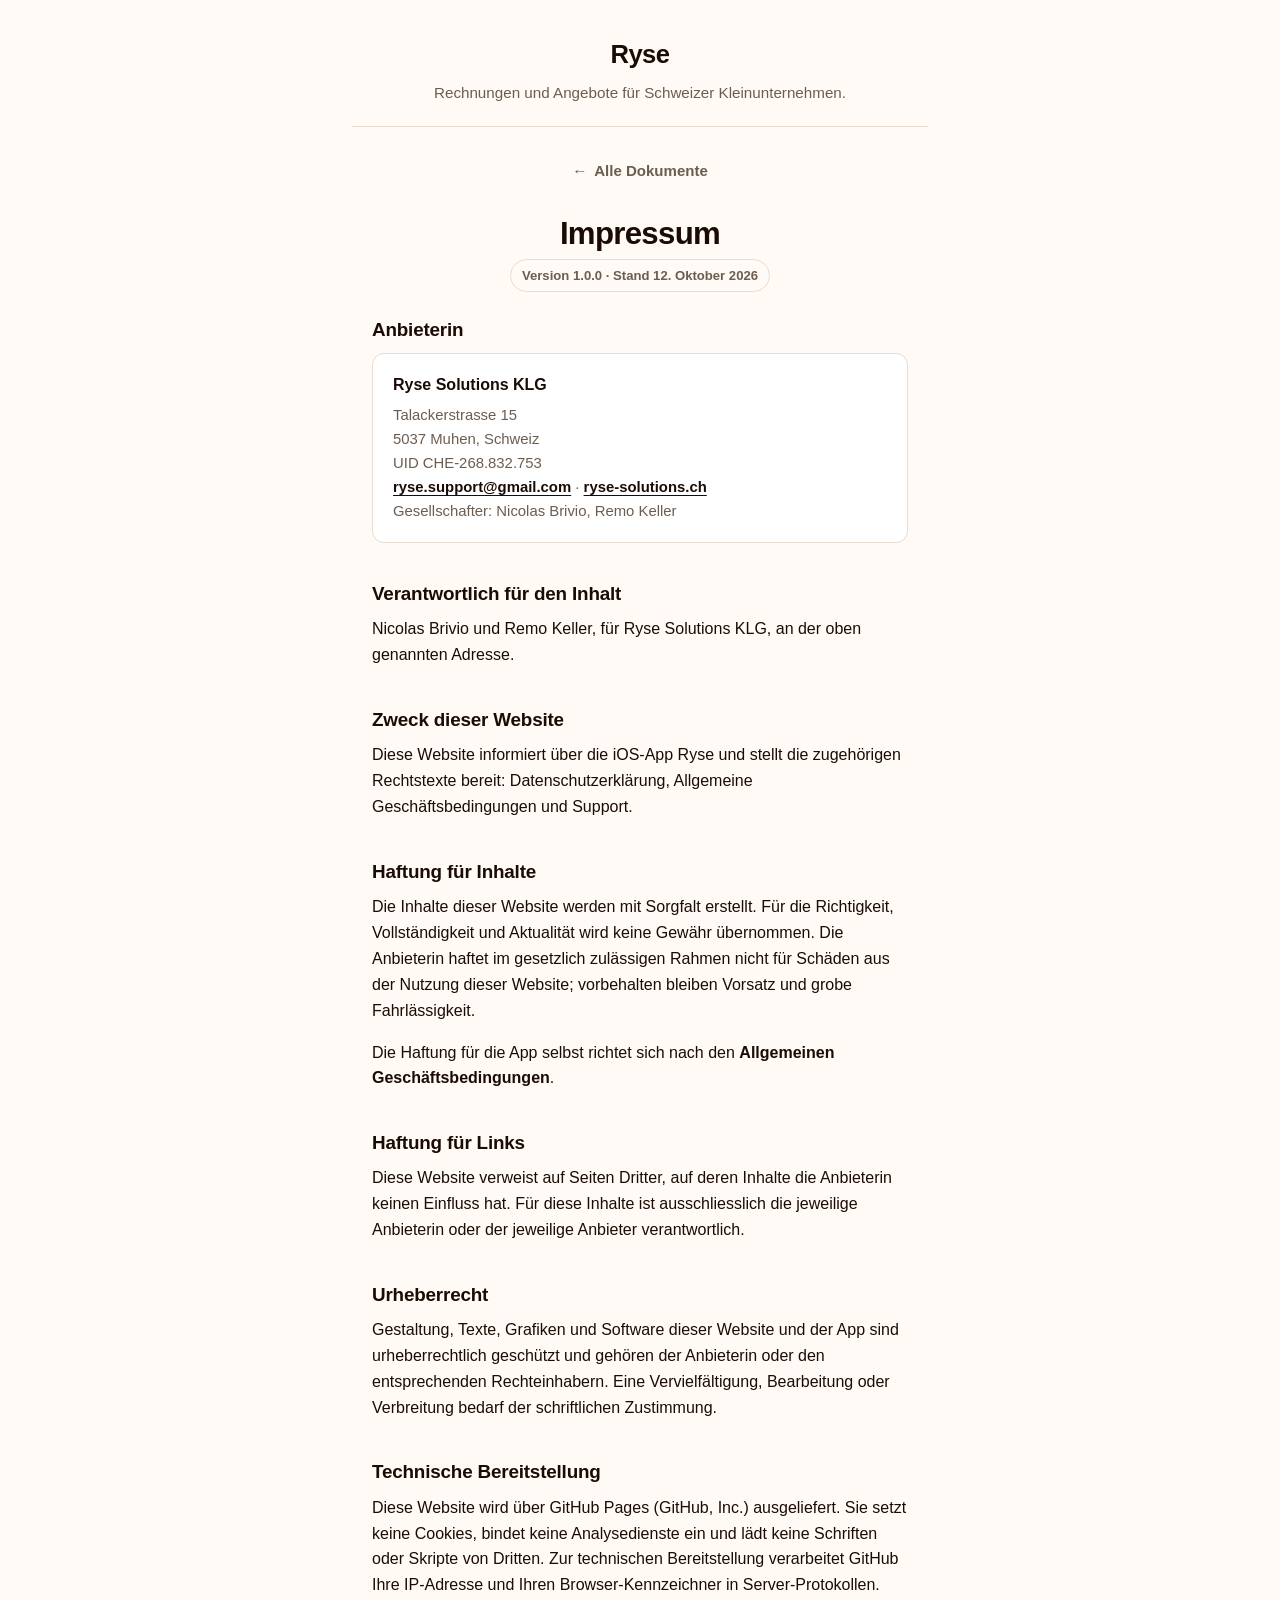
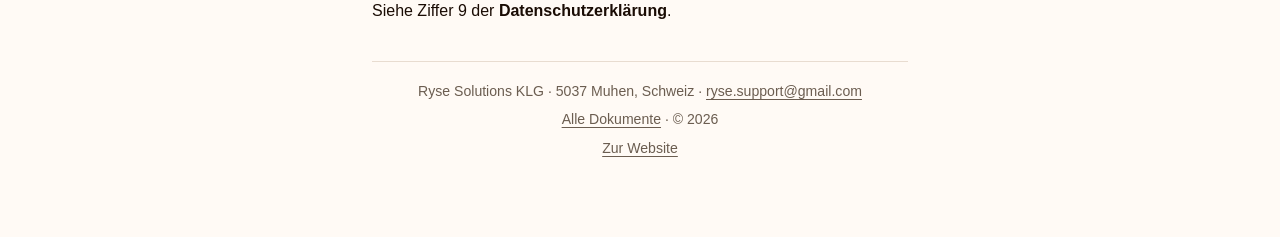
<file: ryse-legal/impressum.html>
<!doctype html>
<html lang="de-CH">
<head>
<meta charset="utf-8">
<meta name="viewport" content="width=device-width, initial-scale=1">
<meta property="og:site_name" content="Ryse">
<meta property="og:locale" content="de_CH">
<meta property="og:title" content="Impressum | Ryse">
<meta property="og:description" content="Anbieterin, Adresse, UID, Gesellschafter und Inhaltsverantwortung">
<meta property="og:url" content="https://ryse-solutions.ch/ryse-legal/impressum.html">
<meta property="og:image" content="https://ryse-solutions.ch/og-image.jpg">
<meta property="og:image:width" content="1200">
<meta property="og:image:height" content="630">
<meta name="twitter:card" content="summary_large_image">
<meta name="twitter:title" content="Impressum | Ryse">
<meta name="twitter:description" content="Anbieterin, Adresse, UID, Gesellschafter und Inhaltsverantwortung">
<meta name="twitter:image" content="https://ryse-solutions.ch/og-image.jpg">
<title>Impressum | Ryse</title>
<meta name="description" content="Anbieterin, Adresse, UID, Gesellschafter und Inhaltsverantwortung">
<meta name="color-scheme" content="light dark">
<meta name="robots" content="index, follow">
<link rel="canonical" href="https://ryse-solutions.ch/ryse-legal/impressum.html">
<link rel="stylesheet" href="assets/style.css">
<script type="application/ld+json">{"@context":"https://schema.org","@graph":[{"@type":"Organization","@id":"https://ryse-solutions.ch/#organization","name":"Ryse Solutions KLG","url":"https://ryse-solutions.ch/","logo":"https://ryse-solutions.ch/favicon.png","image":"https://ryse-solutions.ch/og-image.jpg","email":"ryse.support@gmail.com","areaServed":"CH","address":{"@type":"PostalAddress","streetAddress":"Talackerstrasse 15","postalCode":"5037","addressLocality":"Muhen","addressRegion":"AG","addressCountry":"CH"},"vatID":"CHE-268.832.753","founder":[{"@type":"Person","name":"Nicolas Brivio"},{"@type":"Person","name":"Remo Keller"}]},{"@type":"WebSite","@id":"https://ryse-solutions.ch/#website","url":"https://ryse-solutions.ch/","name":"Ryse","inLanguage":"de-CH","publisher":{"@id":"https://ryse-solutions.ch/#organization"}},{"@type":"WebPage","@id":"https://ryse-solutions.ch/ryse-legal/impressum.html#seite","url":"https://ryse-solutions.ch/ryse-legal/impressum.html","name":"Impressum","description":"Anbieterin, Adresse, UID, Gesellschafter und Inhaltsverantwortung","inLanguage":"de-CH","isPartOf":{"@id":"https://ryse-solutions.ch/#website"}},{"@type":"BreadcrumbList","@id":"https://ryse-solutions.ch/ryse-legal/impressum.html#krumen","itemListElement":[{"@type":"ListItem","position":1,"name":"Start","item":"https://ryse-solutions.ch/"},{"@type":"ListItem","position":2,"name":"Impressum","item":"https://ryse-solutions.ch/ryse-legal/impressum.html"}]}]}</script>
</head>
<body class="plain">
<a class="skip" href="#inhalt">Zum Inhalt springen</a>
<header class="top">
  <div class="wrap">
    <a class="brand" href="index.html">Ryse</a>
    <p class="tagline">Rechnungen und Angebote für Schweizer Kleinunternehmen.</p>
  </div>
</header>
<div class="wrap">
<nav class="back"><a href="index.html"><span aria-hidden="true">&#8592;</span> Alle Dokumente</a></nav>
<main id="inhalt">
<h1>Impressum</h1><p class="stamp">Version 1.0.0 · Stand 12. Oktober 2026</p>
<h2>Anbieterin</h2>
<div class="card"><p class="name">Ryse Solutions KLG</p><p class="meta">Talackerstrasse 15<br>5037 Muhen, Schweiz</p><p class="meta">UID CHE-268.832.753</p><p class="meta"><a href="mailto:ryse.support@gmail.com">ryse.support@gmail.com</a> · <a href="https://ryse-solutions.ch/">ryse-solutions.ch</a></p><p class="meta">Gesellschafter: Nicolas Brivio, Remo Keller</p></div>
<h2>Verantwortlich für den Inhalt</h2>
<p>Nicolas Brivio und Remo Keller, für Ryse Solutions KLG, an der oben genannten Adresse.</p>
<h2>Zweck dieser Website</h2>
<p>Diese Website informiert über die iOS-App Ryse und stellt die zugehörigen Rechtstexte bereit: Datenschutzerklärung, Allgemeine Geschäftsbedingungen und Support.</p>
<h2>Haftung für Inhalte</h2>
<p>Die Inhalte dieser Website werden mit Sorgfalt erstellt. Für die Richtigkeit, Vollständigkeit und Aktualität wird keine Gewähr übernommen. Die Anbieterin haftet im gesetzlich zulässigen Rahmen nicht für Schäden aus der Nutzung dieser Website; vorbehalten bleiben Vorsatz und grobe Fahrlässigkeit.</p>
<p>Die Haftung für die App selbst richtet sich nach den <strong>Allgemeinen Geschäftsbedingungen</strong>.</p>
<h2>Haftung für Links</h2>
<p>Diese Website verweist auf Seiten Dritter, auf deren Inhalte die Anbieterin keinen Einfluss hat. Für diese Inhalte ist ausschliesslich die jeweilige Anbieterin oder der jeweilige Anbieter verantwortlich.</p>
<h2>Urheberrecht</h2>
<p>Gestaltung, Texte, Grafiken und Software dieser Website und der App sind urheberrechtlich geschützt und gehören der Anbieterin oder den entsprechenden Rechteinhabern. Eine Vervielfältigung, Bearbeitung oder Verbreitung bedarf der schriftlichen Zustimmung.</p>
<h2>Technische Bereitstellung</h2>
<p>Diese Website wird über GitHub Pages (GitHub, Inc.) ausgeliefert. Sie setzt keine Cookies, bindet keine Analysedienste ein und lädt keine Schriften oder Skripte von Dritten. Zur technischen Bereitstellung verarbeitet GitHub Ihre IP-Adresse und Ihren Browser-Kennzeichner in Server-Protokollen. Siehe Ziffer 9 der <strong>Datenschutzerklärung</strong>.</p>
</main>
<footer class="foot">
  <p>Ryse Solutions KLG &middot; 5037 Muhen, Schweiz &middot; <a href="mailto:ryse.support@gmail.com">ryse.support@gmail.com</a></p>
  <p><a href="index.html">Alle Dokumente</a> &middot; &copy; 2026</p>
  <p><a href="https://ryse-solutions.ch/">Zur Website</a></p>
</footer>
</div>
</body>
</html>
</file>
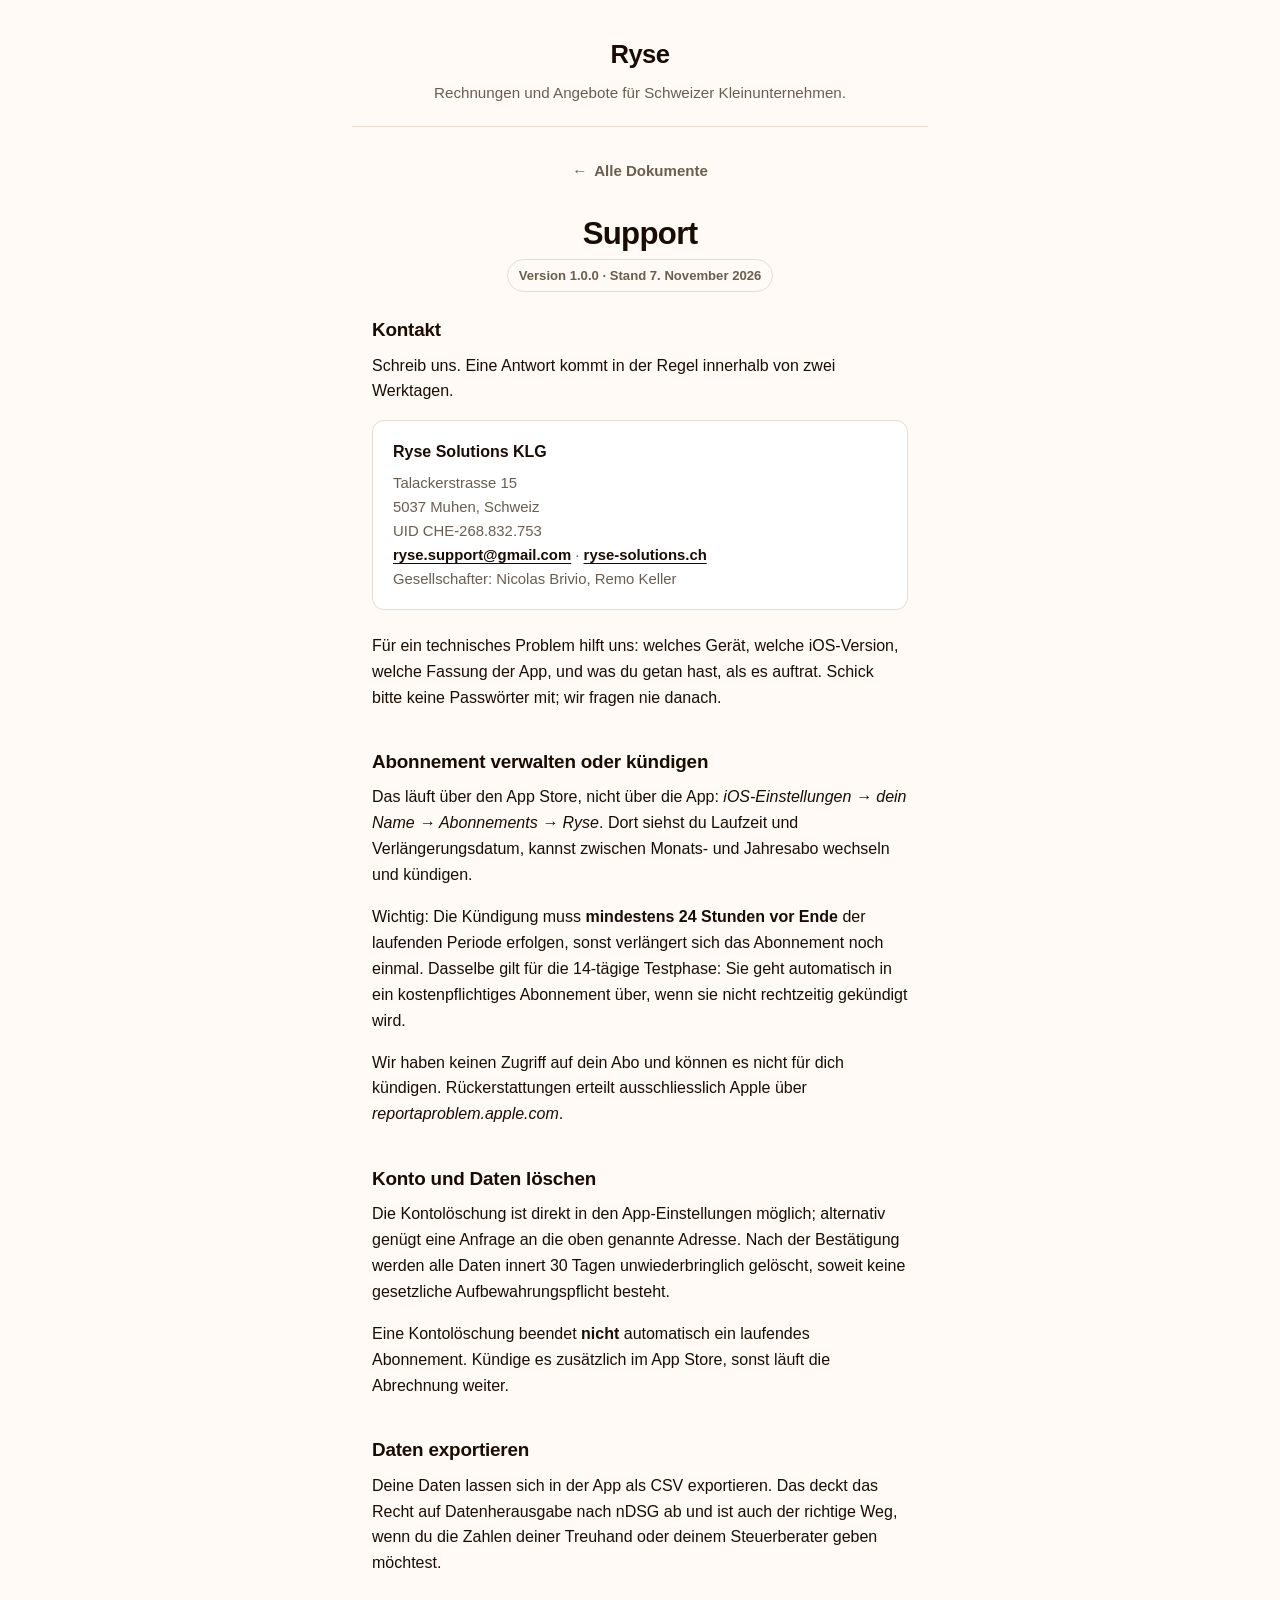
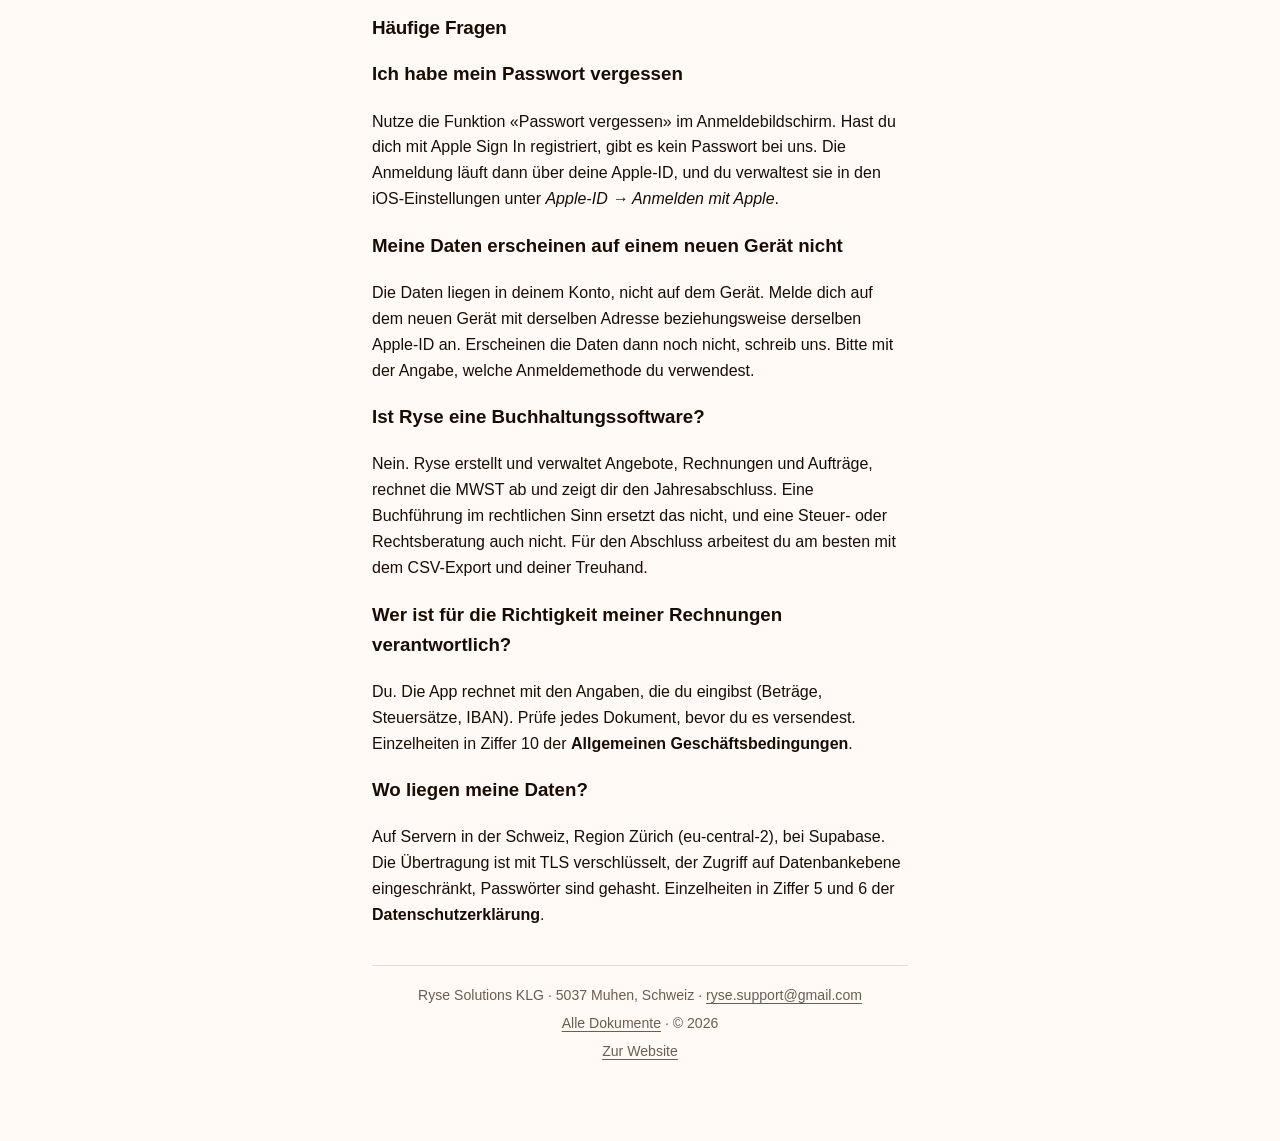
<file: ryse-legal/support.html>
<!doctype html>
<html lang="de-CH">
<head>
<meta charset="utf-8">
<meta name="viewport" content="width=device-width, initial-scale=1">
<meta property="og:site_name" content="Ryse">
<meta property="og:locale" content="de_CH">
<meta property="og:title" content="Support | Ryse">
<meta property="og:description" content="Kontakt, häufige Fragen, Abo verwalten und Konto löschen">
<meta property="og:url" content="https://ryse-solutions.ch/ryse-legal/support.html">
<meta property="og:image" content="https://ryse-solutions.ch/og-image.jpg">
<meta property="og:image:width" content="1200">
<meta property="og:image:height" content="630">
<meta name="twitter:card" content="summary_large_image">
<meta name="twitter:title" content="Support | Ryse">
<meta name="twitter:description" content="Kontakt, häufige Fragen, Abo verwalten und Konto löschen">
<meta name="twitter:image" content="https://ryse-solutions.ch/og-image.jpg">
<title>Support | Ryse</title>
<meta name="description" content="Kontakt, häufige Fragen, Abo verwalten und Konto löschen">
<meta name="color-scheme" content="light dark">
<meta name="robots" content="index, follow">
<link rel="canonical" href="https://ryse-solutions.ch/ryse-legal/support.html">
<link rel="stylesheet" href="assets/style.css">
<script type="application/ld+json">{"@context":"https://schema.org","@graph":[{"@type":"Organization","@id":"https://ryse-solutions.ch/#organization","name":"Ryse Solutions KLG","url":"https://ryse-solutions.ch/","logo":"https://ryse-solutions.ch/favicon.png","image":"https://ryse-solutions.ch/og-image.jpg","email":"ryse.support@gmail.com","areaServed":"CH","address":{"@type":"PostalAddress","streetAddress":"Talackerstrasse 15","postalCode":"5037","addressLocality":"Muhen","addressRegion":"AG","addressCountry":"CH"},"vatID":"CHE-268.832.753","founder":[{"@type":"Person","name":"Nicolas Brivio"},{"@type":"Person","name":"Remo Keller"}]},{"@type":"WebSite","@id":"https://ryse-solutions.ch/#website","url":"https://ryse-solutions.ch/","name":"Ryse","inLanguage":"de-CH","publisher":{"@id":"https://ryse-solutions.ch/#organization"}},{"@type":"WebPage","@id":"https://ryse-solutions.ch/ryse-legal/support.html#seite","url":"https://ryse-solutions.ch/ryse-legal/support.html","name":"Support","description":"Kontakt, häufige Fragen, Abo verwalten und Konto löschen","inLanguage":"de-CH","isPartOf":{"@id":"https://ryse-solutions.ch/#website"}},{"@type":"BreadcrumbList","@id":"https://ryse-solutions.ch/ryse-legal/support.html#krumen","itemListElement":[{"@type":"ListItem","position":1,"name":"Start","item":"https://ryse-solutions.ch/"},{"@type":"ListItem","position":2,"name":"Support","item":"https://ryse-solutions.ch/ryse-legal/support.html"}]}]}</script>
</head>
<body class="plain">
<a class="skip" href="#inhalt">Zum Inhalt springen</a>
<header class="top">
  <div class="wrap">
    <a class="brand" href="index.html">Ryse</a>
    <p class="tagline">Rechnungen und Angebote für Schweizer Kleinunternehmen.</p>
  </div>
</header>
<div class="wrap">
<nav class="back"><a href="index.html"><span aria-hidden="true">&#8592;</span> Alle Dokumente</a></nav>
<main id="inhalt">
<h1>Support</h1><p class="stamp">Version 1.0.0 · Stand 7. November 2026</p>
<h2>Kontakt</h2>
<p>Schreib uns. Eine Antwort kommt in der Regel innerhalb von zwei Werktagen.</p>
<div class="card"><p class="name">Ryse Solutions KLG</p><p class="meta">Talackerstrasse 15<br>5037 Muhen, Schweiz</p><p class="meta">UID CHE-268.832.753</p><p class="meta"><a href="mailto:ryse.support@gmail.com">ryse.support@gmail.com</a> · <a href="https://ryse-solutions.ch/">ryse-solutions.ch</a></p><p class="meta">Gesellschafter: Nicolas Brivio, Remo Keller</p></div>
<p>Für ein technisches Problem hilft uns: welches Gerät, welche iOS-Version, welche Fassung der App, und was du getan hast, als es auftrat. Schick bitte keine Passwörter mit; wir fragen nie danach.</p>
<h2>Abonnement verwalten oder kündigen</h2>
<p>Das läuft über den App Store, nicht über die App: <em>iOS-Einstellungen → dein Name → Abonnements → Ryse</em>. Dort siehst du Laufzeit und Verlängerungsdatum, kannst zwischen Monats- und Jahresabo wechseln und kündigen.</p>
<p>Wichtig: Die Kündigung muss <strong>mindestens 24&nbsp;Stunden vor Ende</strong> der laufenden Periode erfolgen, sonst verlängert sich das Abonnement noch einmal. Dasselbe gilt für die 14-tägige Testphase: Sie geht automatisch in ein kostenpflichtiges Abonnement über, wenn sie nicht rechtzeitig gekündigt wird.</p>
<p>Wir haben keinen Zugriff auf dein Abo und können es nicht für dich kündigen. Rückerstattungen erteilt ausschliesslich Apple über <em>reportaproblem.apple.com</em>.</p>
<h2>Konto und Daten löschen</h2>
<p>Die Kontolöschung ist direkt in den App-Einstellungen möglich; alternativ genügt eine Anfrage an die oben genannte Adresse. Nach der Bestätigung werden alle Daten innert 30&nbsp;Tagen unwiederbringlich gelöscht, soweit keine gesetzliche Aufbewahrungspflicht besteht.</p>
<p>Eine Kontolöschung beendet <strong>nicht</strong> automatisch ein laufendes Abonnement. Kündige es zusätzlich im App Store, sonst läuft die Abrechnung weiter.</p>
<h2>Daten exportieren</h2>
<p>Deine Daten lassen sich in der App als CSV exportieren. Das deckt das Recht auf Datenherausgabe nach nDSG ab und ist auch der richtige Weg, wenn du die Zahlen deiner Treuhand oder deinem Steuerberater geben möchtest.</p>
<h2>Häufige Fragen</h2>
<h3>Ich habe mein Passwort vergessen</h3>
<p>Nutze die Funktion «Passwort vergessen» im Anmeldebildschirm. Hast du dich mit Apple Sign In registriert, gibt es kein Passwort bei uns. Die Anmeldung läuft dann über deine Apple-ID, und du verwaltest sie in den iOS-Einstellungen unter <em>Apple-ID → Anmelden mit Apple</em>.</p>
<h3>Meine Daten erscheinen auf einem neuen Gerät nicht</h3>
<p>Die Daten liegen in deinem Konto, nicht auf dem Gerät. Melde dich auf dem neuen Gerät mit derselben Adresse beziehungsweise derselben Apple-ID an. Erscheinen die Daten dann noch nicht, schreib uns. Bitte mit der Angabe, welche Anmeldemethode du verwendest.</p>
<h3>Ist Ryse eine Buchhaltungssoftware?</h3>
<p>Nein. Ryse erstellt und verwaltet Angebote, Rechnungen und Aufträge, rechnet die MWST ab und zeigt dir den Jahresabschluss. Eine Buchführung im rechtlichen Sinn ersetzt das nicht, und eine Steuer- oder Rechtsberatung auch nicht. Für den Abschluss arbeitest du am besten mit dem CSV-Export und deiner Treuhand.</p>
<h3>Wer ist für die Richtigkeit meiner Rechnungen verantwortlich?</h3>
<p>Du. Die App rechnet mit den Angaben, die du eingibst (Beträge, Steuersätze, IBAN). Prüfe jedes Dokument, bevor du es versendest. Einzelheiten in Ziffer 10 der <strong>Allgemeinen Geschäftsbedingungen</strong>.</p>
<h3>Wo liegen meine Daten?</h3>
<p>Auf Servern in der Schweiz, Region Zürich (eu-central-2), bei Supabase. Die Übertragung ist mit TLS verschlüsselt, der Zugriff auf Datenbankebene eingeschränkt, Passwörter sind gehasht. Einzelheiten in Ziffer 5 und 6 der <strong>Datenschutzerklärung</strong>.</p>
</main>
<footer class="foot">
  <p>Ryse Solutions KLG &middot; 5037 Muhen, Schweiz &middot; <a href="mailto:ryse.support@gmail.com">ryse.support@gmail.com</a></p>
  <p><a href="index.html">Alle Dokumente</a> &middot; &copy; 2026</p>
  <p><a href="https://ryse-solutions.ch/">Zur Website</a></p>
</footer>
</div>
</body>
</html>
</file>
<file: mietblick-legal/assets/style.css>
:root {
  --accent: #C5FF28;
  --radius: 18px;
  --radius-sm: 12px;
  --measure: 34rem;
  --bg: #F7FBFF;
  --surface: #FFFFFF;
  --ink: #1B3639;
  --ink-2: #4A6063;
  --ink-faint: #62787A;
  --outline: #E1E5E8;
  --separator: #EEF1F2;
  --hero: #1B3639;
  --hero-ink: #F7FBFF;
  --link: #1B3639;
}

@media (prefers-color-scheme: dark) {
  :root:not([data-theme="light"]) {
  --bg: #0A1719;
  --surface: #16302F;
  --ink: #F7FBFF;
  --ink-2: #A9BDBF;
  --ink-faint: #829799;
  --outline: rgba(255,255,255,.14);
  --separator: rgba(255,255,255,.10);
  --hero: #244B50;
  --hero-ink: #F7FBFF;
  --link: #F7FBFF;
  }
}

/* Struktur-Stylesheet für die Rechtstexte-Seiten.
   Enthält keine Farbwerte: die stehen als Tokens in site.json und werden vom
   Generator als :root-Block davorgesetzt. So teilen mietblick und Ryse dieselbe
   Struktur, ohne dass eine Seite nach der anderen aussieht. */

/* TOKENS werden vom Generator davor gesetzt. */

* { box-sizing: border-box; }

html { -webkit-text-size-adjust: 100%; }

body {
  margin: 0;
  background: var(--bg);
  color: var(--ink);
  font: 1rem/1.62 -apple-system, BlinkMacSystemFont, "Segoe UI", Roboto, Helvetica, Arial, sans-serif;
  font-feature-settings: "kern";
  text-rendering: optimizeLegibility;
}

/* Keyboard users reach the text without walking the whole document list. */
.skip {
  position: absolute; left: -9999px;
  background: var(--lime); color: var(--petrol);
  padding: 12px 18px; border-radius: 0 0 var(--radius-sm) 0;
  font-weight: 650; z-index: 10;
}
.skip:focus { left: 0; top: 0; }

:focus-visible {
  outline: 3px solid var(--lime);
  outline-offset: 2px;
  border-radius: 4px;
}

.wrap { max-width: var(--measure); margin: 0 auto; padding: 0 20px 72px; }

/* --- Kopf --- */

header.top {
  background: var(--hero); color: var(--hero-ink);
  padding: 28px 0 26px;
  margin-bottom: 28px;
}
header.top .wrap { padding-bottom: 0; }
.brand {
  display: inline-block; text-decoration: none;
  color: var(--hero-ink);
  font-size: 1.5rem; font-weight: 700; letter-spacing: -.02em;
}
.brand .dot { color: var(--lime); }
.brand:hover { text-decoration: none; }
.tagline { margin: 6px 0 0; color: var(--ice); opacity: .82; font-size: .95rem; }

nav.back { margin: 0 0 22px; }
nav.back a {
  display: inline-flex; align-items: center; gap: 7px;
  min-height: 44px;
  color: var(--ink-2); text-decoration: none; font-size: .94rem; font-weight: 550;
}
nav.back a:hover { color: var(--ink); }

/* --- Text --- */

main h1 {
  font-size: 1.95rem; line-height: 1.2; letter-spacing: -.022em;
  margin: 0 0 6px; font-weight: 700;
}
main h2 {
  font-size: 1.18rem; line-height: 1.32; letter-spacing: -.01em;
  margin: 2.1em 0 .5em; font-weight: 650;
}
main h2:first-of-type { margin-top: 1.4em; }
p { margin: 0 0 1em; }
a { color: var(--link); text-decoration-color: var(--ink-faint); text-underline-offset: .18em; }
a:hover { text-decoration-color: var(--ink); }
strong { font-weight: 650; }

.stamp {
  display: inline-block;
  margin: 0 0 1.6em;
  padding: 5px 11px;
  border: 1px solid var(--outline); border-radius: 999px;
  color: var(--ink-2); font-size: .82rem; font-weight: 550;
}

ul { margin: 0 0 1.15em; padding: 0; list-style: none; }
ul li {
  position: relative; padding-left: 1.15em; margin-bottom: .5em;
}
ul li::before {
  content: ""; position: absolute; left: 0; top: .66em;
  width: 5px; height: 5px; border-radius: 50%;
  background: var(--lime);
  /* Lime on white is 1.4:1 — decorative only. The indent carries the structure,
     and a screen reader gets a real <ul>. */
}

/* --- Karten --- */

.card {
  background: var(--surface);
  border: 1px solid var(--outline);
  border-radius: var(--radius);
  padding: 18px 20px;
  margin: 0 0 1.4em;
}
.card p:last-child, .card ul:last-child { margin-bottom: 0; }
.card .name { font-weight: 650; margin-bottom: .35em; }
.card .meta { color: var(--ink-2); font-size: .93rem; margin: 0; }
.card .meta a { color: var(--ink); font-weight: 550; }

/* --- Tabellen: auf dem Telefon als Blöcke, nicht als Querscroll --- */

table { width: 100%; border-collapse: collapse; margin: 0 0 1.5em; font-size: .94rem; }
thead th {
  text-align: left; font-weight: 650; font-size: .78rem;
  text-transform: uppercase; letter-spacing: .055em;
  color: var(--ink-faint);
  padding: 0 10px 7px 0;
  border-bottom: 1px solid var(--outline);
}
tbody td { padding: 11px 10px 11px 0; border-bottom: 1px solid var(--separator); vertical-align: top; }

@media (max-width: 36rem) {
  thead { position: absolute; width: 1px; height: 1px; overflow: hidden; clip-path: inset(50%); }
  tbody tr {
    display: block; background: var(--surface);
    border: 1px solid var(--outline); border-radius: var(--radius-sm);
    padding: 12px 14px; margin-bottom: 10px;
  }
  tbody td { display: block; border: 0; padding: 0 0 6px; }
  tbody td:last-child { padding-bottom: 0; }
  tbody td::before {
    content: attr(data-label);
    display: block;
    font-size: .74rem; text-transform: uppercase; letter-spacing: .055em;
    color: var(--ink-faint); font-weight: 650; margin-bottom: 1px;
  }
}

/* --- Dokumentliste auf der Startseite --- */

.docs { display: grid; gap: 10px; margin: 0 0 2em; padding: 0; list-style: none; }
.docs li { padding: 0; margin: 0; }
.docs li::before { content: none; }
.docs a {
  display: flex; align-items: center; gap: 14px;
  background: var(--surface);
  border: 1px solid var(--outline); border-radius: var(--radius);
  padding: 16px 18px; min-height: 44px;
  text-decoration: none; color: var(--ink);
}
.docs a:hover { border-color: var(--ink-faint); }
.docs .t { font-weight: 650; display: block; }
.docs .d { color: var(--ink-2); font-size: .9rem; display: block; margin-top: 1px; }
.docs .chev { margin-left: auto; color: var(--ink-faint); flex: none; }

/* --- Fuss --- */

footer.foot {
  border-top: 1px solid var(--outline);
  margin-top: 2.6em; padding-top: 18px;
  color: var(--ink-2); font-size: .88rem;
}
footer.foot a { color: var(--ink-2); }
footer.foot p { margin: 0 0 .4em; }

@media (prefers-reduced-motion: reduce) {
  * { transition: none !important; animation: none !important; }
}

/* --- Kopf-Variante "plain": kein farbiges Band, zentriert, Trennlinie ---
   Ryse hat diese Form, mietblick das Band. Eine Seite darf nicht nach der
   anderen aussehen, nur weil sie denselben Generator benutzt. */

body.plain header.top {
  background: none; color: var(--ink);
  padding: 34px 0 0; margin-bottom: 22px;
}
body.plain header.top .wrap {
  text-align: center;
  padding-bottom: 20px;
  border-bottom: 1px solid var(--outline);
}
body.plain .brand { color: var(--ink); font-size: 1.6rem; }
body.plain .tagline { color: var(--ink-2); opacity: 1; }
body.plain nav.back a { justify-content: center; }
body.plain nav.back { text-align: center; }
body.plain main h1 { text-align: center; }
body.plain .stamp { display: block; width: fit-content; margin-inline: auto; }
body.plain footer.foot { text-align: center; }

/* Links tragen eine Unterstreichung, nicht nur eine Farbe. Die Ryse-Seite hatte
   `text-decoration: none` auf einem Orange mit 2.79:1 — damit war Farbe das
   einzige Linksignal und zugleich zu schwach (WCAG 1.4.1 und 1.4.3). */
main a, footer.foot a { text-decoration: underline; }
.docs a, .brand, .skip { text-decoration: none; }
</file>
<file: ryse-legal/assets/style.css>
:root {
  --accent: #EA7920;
  --radius: 12px;
  --radius-sm: 10px;
  --measure: 36rem;
  --bg: #FFFAF5;
  --surface: #FFFFFF;
  --ink: #1A0C04;
  --ink-2: #6B5D50;
  --ink-faint: #7F6F60;
  --outline: #E8DCD0;
  --separator: #F0E6DA;
  --hero: #FFFAF5;
  --hero-ink: #1A0C04;
  --link: #B05B18;
}

@media (prefers-color-scheme: dark) {
  :root:not([data-theme="light"]) {
  --bg: #0A0A0A;
  --surface: #141414;
  --ink: #E8DCD0;
  --ink-2: #B8A898;
  --ink-faint: #8F7D6B;
  --outline: #2A2218;
  --separator: #201A14;
  --hero: #0A0A0A;
  --hero-ink: #E8DCD0;
  --link: #EA7920;
  }
}

/* Struktur-Stylesheet für die Rechtstexte-Seiten.
   Enthält keine Farbwerte: die stehen als Tokens in site.json und werden vom
   Generator als :root-Block davorgesetzt. So teilen mietblick und Ryse dieselbe
   Struktur, ohne dass eine Seite nach der anderen aussieht. */

/* TOKENS werden vom Generator davor gesetzt. */

* { box-sizing: border-box; }

html { -webkit-text-size-adjust: 100%; }

body {
  margin: 0;
  background: var(--bg);
  color: var(--ink);
  font: 1rem/1.62 -apple-system, BlinkMacSystemFont, "Segoe UI", Roboto, Helvetica, Arial, sans-serif;
  font-feature-settings: "kern";
  text-rendering: optimizeLegibility;
}

/* Keyboard users reach the text without walking the whole document list. */
.skip {
  position: absolute; left: -9999px;
  background: var(--lime); color: var(--petrol);
  padding: 12px 18px; border-radius: 0 0 var(--radius-sm) 0;
  font-weight: 650; z-index: 10;
}
.skip:focus { left: 0; top: 0; }

:focus-visible {
  outline: 3px solid var(--lime);
  outline-offset: 2px;
  border-radius: 4px;
}

.wrap { max-width: var(--measure); margin: 0 auto; padding: 0 20px 72px; }

/* --- Kopf --- */

header.top {
  background: var(--hero); color: var(--hero-ink);
  padding: 28px 0 26px;
  margin-bottom: 28px;
}
header.top .wrap { padding-bottom: 0; }
.brand {
  display: inline-block; text-decoration: none;
  color: var(--hero-ink);
  font-size: 1.5rem; font-weight: 700; letter-spacing: -.02em;
}
.brand .dot { color: var(--lime); }
.brand:hover { text-decoration: none; }
.tagline { margin: 6px 0 0; color: var(--ice); opacity: .82; font-size: .95rem; }

nav.back { margin: 0 0 22px; }
nav.back a {
  display: inline-flex; align-items: center; gap: 7px;
  min-height: 44px;
  color: var(--ink-2); text-decoration: none; font-size: .94rem; font-weight: 550;
}
nav.back a:hover { color: var(--ink); }

/* --- Text --- */

main h1 {
  font-size: 1.95rem; line-height: 1.2; letter-spacing: -.022em;
  margin: 0 0 6px; font-weight: 700;
}
main h2 {
  font-size: 1.18rem; line-height: 1.32; letter-spacing: -.01em;
  margin: 2.1em 0 .5em; font-weight: 650;
}
main h2:first-of-type { margin-top: 1.4em; }
p { margin: 0 0 1em; }
a { color: var(--link); text-decoration-color: var(--ink-faint); text-underline-offset: .18em; }
a:hover { text-decoration-color: var(--ink); }
strong { font-weight: 650; }

.stamp {
  display: inline-block;
  margin: 0 0 1.6em;
  padding: 5px 11px;
  border: 1px solid var(--outline); border-radius: 999px;
  color: var(--ink-2); font-size: .82rem; font-weight: 550;
}

ul { margin: 0 0 1.15em; padding: 0; list-style: none; }
ul li {
  position: relative; padding-left: 1.15em; margin-bottom: .5em;
}
ul li::before {
  content: ""; position: absolute; left: 0; top: .66em;
  width: 5px; height: 5px; border-radius: 50%;
  background: var(--lime);
  /* Lime on white is 1.4:1 — decorative only. The indent carries the structure,
     and a screen reader gets a real <ul>. */
}

/* --- Karten --- */

.card {
  background: var(--surface);
  border: 1px solid var(--outline);
  border-radius: var(--radius);
  padding: 18px 20px;
  margin: 0 0 1.4em;
}
.card p:last-child, .card ul:last-child { margin-bottom: 0; }
.card .name { font-weight: 650; margin-bottom: .35em; }
.card .meta { color: var(--ink-2); font-size: .93rem; margin: 0; }
.card .meta a { color: var(--ink); font-weight: 550; }

/* --- Tabellen: auf dem Telefon als Blöcke, nicht als Querscroll --- */

table { width: 100%; border-collapse: collapse; margin: 0 0 1.5em; font-size: .94rem; }
thead th {
  text-align: left; font-weight: 650; font-size: .78rem;
  text-transform: uppercase; letter-spacing: .055em;
  color: var(--ink-faint);
  padding: 0 10px 7px 0;
  border-bottom: 1px solid var(--outline);
}
tbody td { padding: 11px 10px 11px 0; border-bottom: 1px solid var(--separator); vertical-align: top; }

@media (max-width: 36rem) {
  thead { position: absolute; width: 1px; height: 1px; overflow: hidden; clip-path: inset(50%); }
  tbody tr {
    display: block; background: var(--surface);
    border: 1px solid var(--outline); border-radius: var(--radius-sm);
    padding: 12px 14px; margin-bottom: 10px;
  }
  tbody td { display: block; border: 0; padding: 0 0 6px; }
  tbody td:last-child { padding-bottom: 0; }
  tbody td::before {
    content: attr(data-label);
    display: block;
    font-size: .74rem; text-transform: uppercase; letter-spacing: .055em;
    color: var(--ink-faint); font-weight: 650; margin-bottom: 1px;
  }
}

/* --- Dokumentliste auf der Startseite --- */

.docs { display: grid; gap: 10px; margin: 0 0 2em; padding: 0; list-style: none; }
.docs li { padding: 0; margin: 0; }
.docs li::before { content: none; }
.docs a {
  display: flex; align-items: center; gap: 14px;
  background: var(--surface);
  border: 1px solid var(--outline); border-radius: var(--radius);
  padding: 16px 18px; min-height: 44px;
  text-decoration: none; color: var(--ink);
}
.docs a:hover { border-color: var(--ink-faint); }
.docs .t { font-weight: 650; display: block; }
.docs .d { color: var(--ink-2); font-size: .9rem; display: block; margin-top: 1px; }
.docs .chev { margin-left: auto; color: var(--ink-faint); flex: none; }

/* --- Fuss --- */

footer.foot {
  border-top: 1px solid var(--outline);
  margin-top: 2.6em; padding-top: 18px;
  color: var(--ink-2); font-size: .88rem;
}
footer.foot a { color: var(--ink-2); }
footer.foot p { margin: 0 0 .4em; }

@media (prefers-reduced-motion: reduce) {
  * { transition: none !important; animation: none !important; }
}

/* --- Kopf-Variante "plain": kein farbiges Band, zentriert, Trennlinie ---
   Ryse hat diese Form, mietblick das Band. Eine Seite darf nicht nach der
   anderen aussehen, nur weil sie denselben Generator benutzt. */

body.plain header.top {
  background: none; color: var(--ink);
  padding: 34px 0 0; margin-bottom: 22px;
}
body.plain header.top .wrap {
  text-align: center;
  padding-bottom: 20px;
  border-bottom: 1px solid var(--outline);
}
body.plain .brand { color: var(--ink); font-size: 1.6rem; }
body.plain .tagline { color: var(--ink-2); opacity: 1; }
body.plain nav.back a { justify-content: center; }
body.plain nav.back { text-align: center; }
body.plain main h1 { text-align: center; }
body.plain .stamp { display: block; width: fit-content; margin-inline: auto; }
body.plain footer.foot { text-align: center; }

/* Links tragen eine Unterstreichung, nicht nur eine Farbe. Die Ryse-Seite hatte
   `text-decoration: none` auf einem Orange mit 2.79:1 — damit war Farbe das
   einzige Linksignal und zugleich zu schwach (WCAG 1.4.1 und 1.4.3). */
main a, footer.foot a { text-decoration: underline; }
.docs a, .brand, .skip { text-decoration: none; }
</file>
